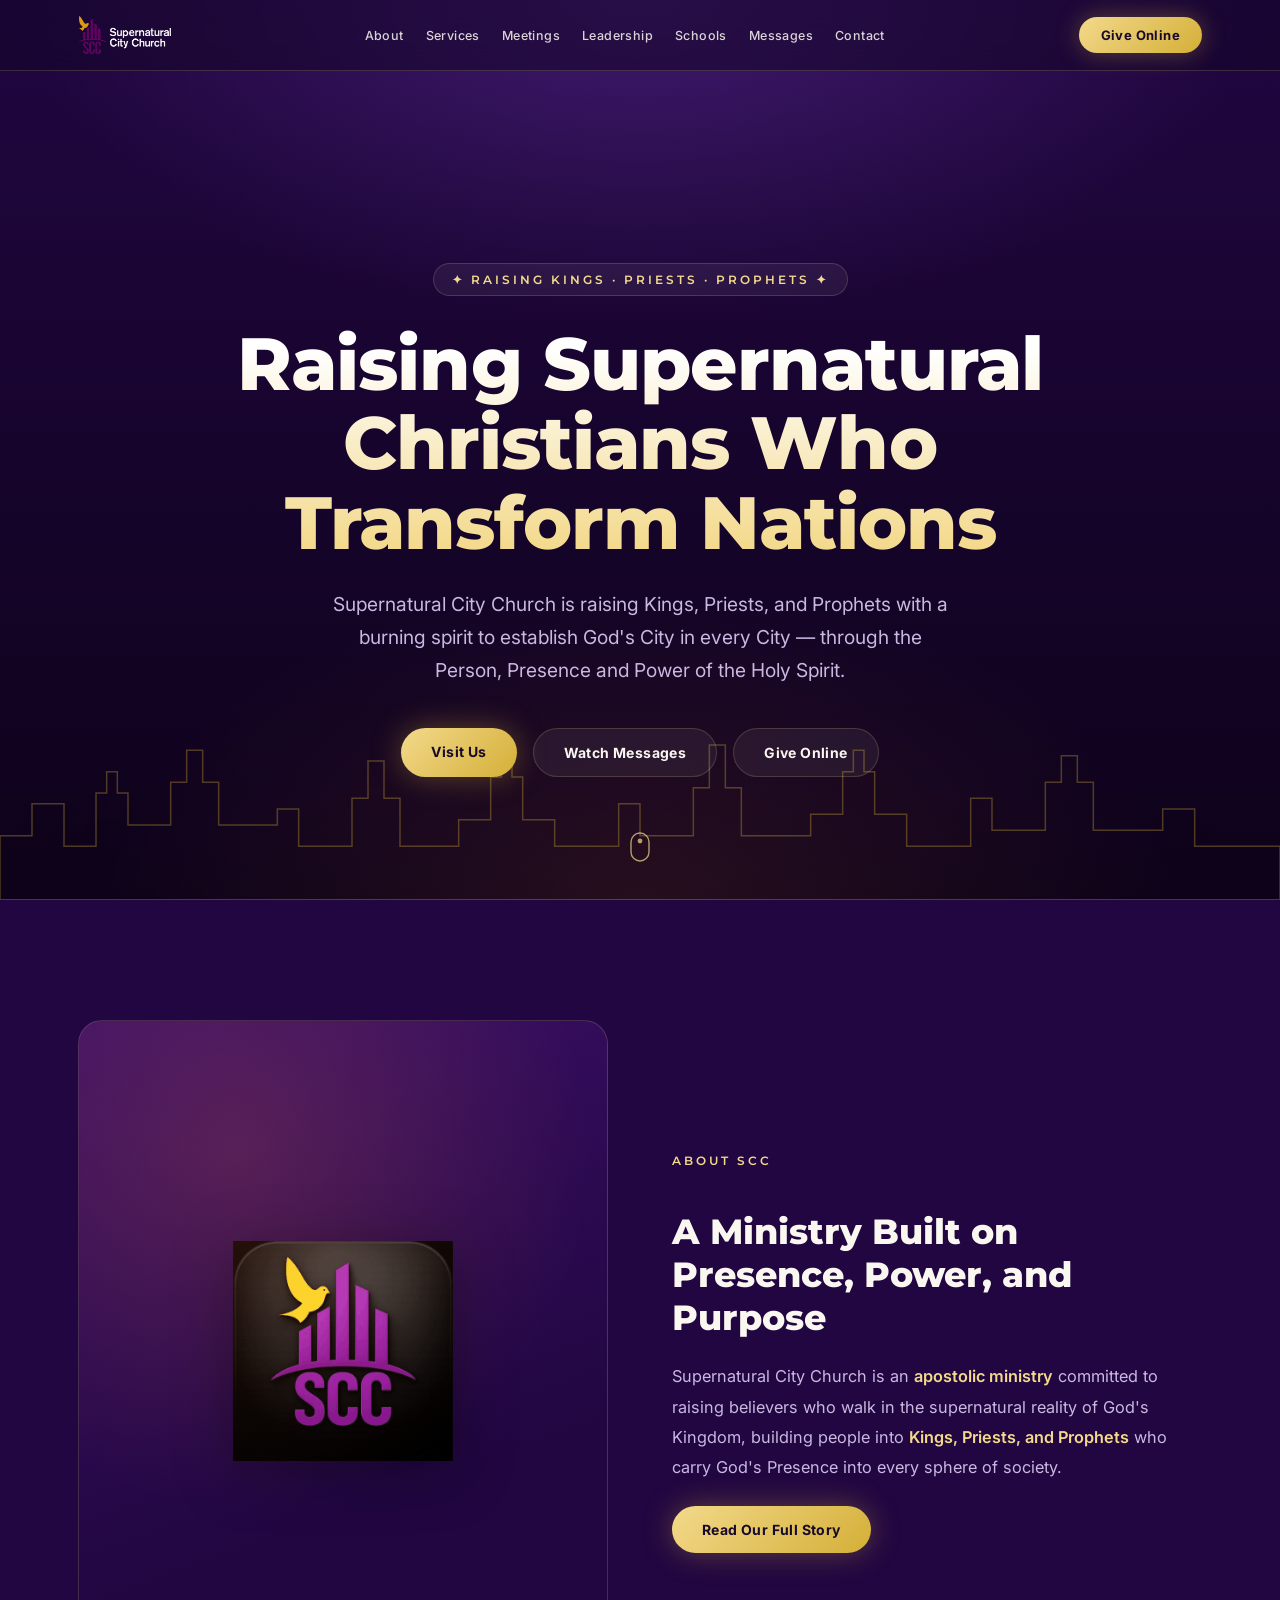
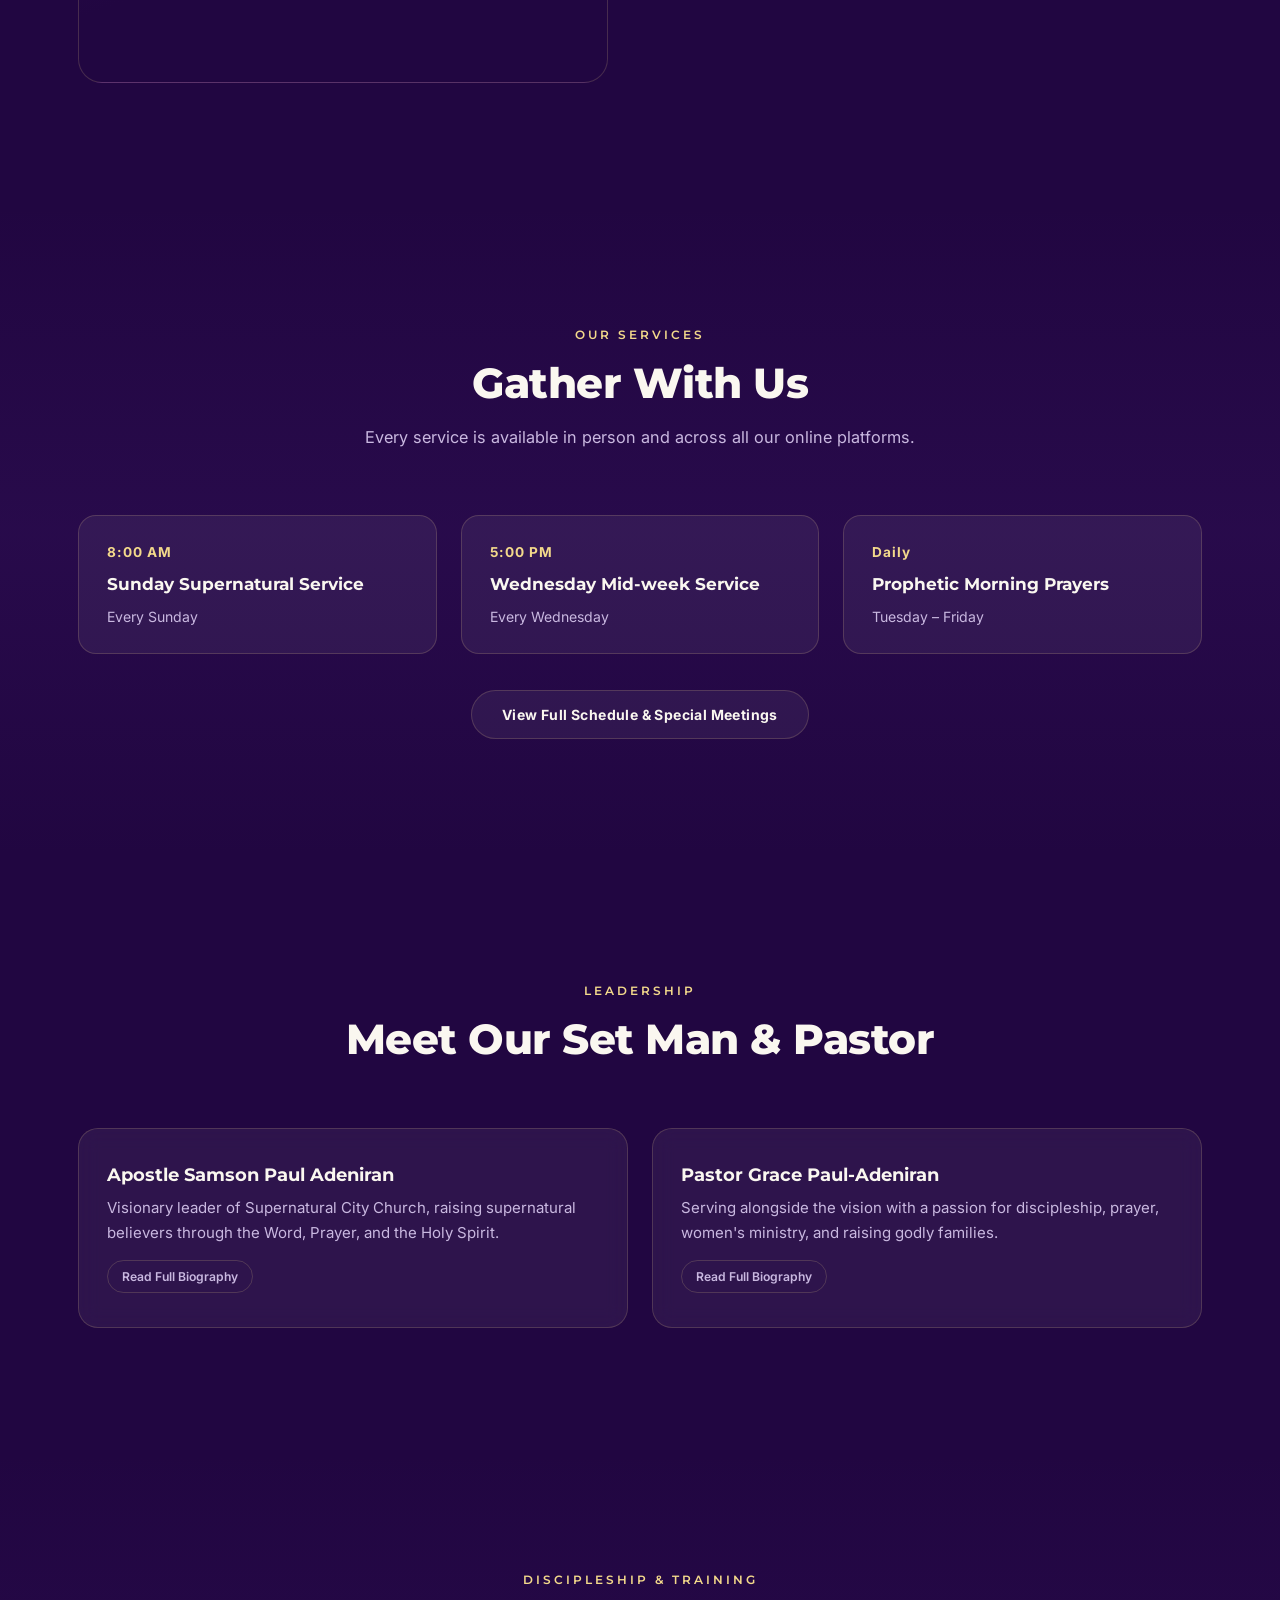
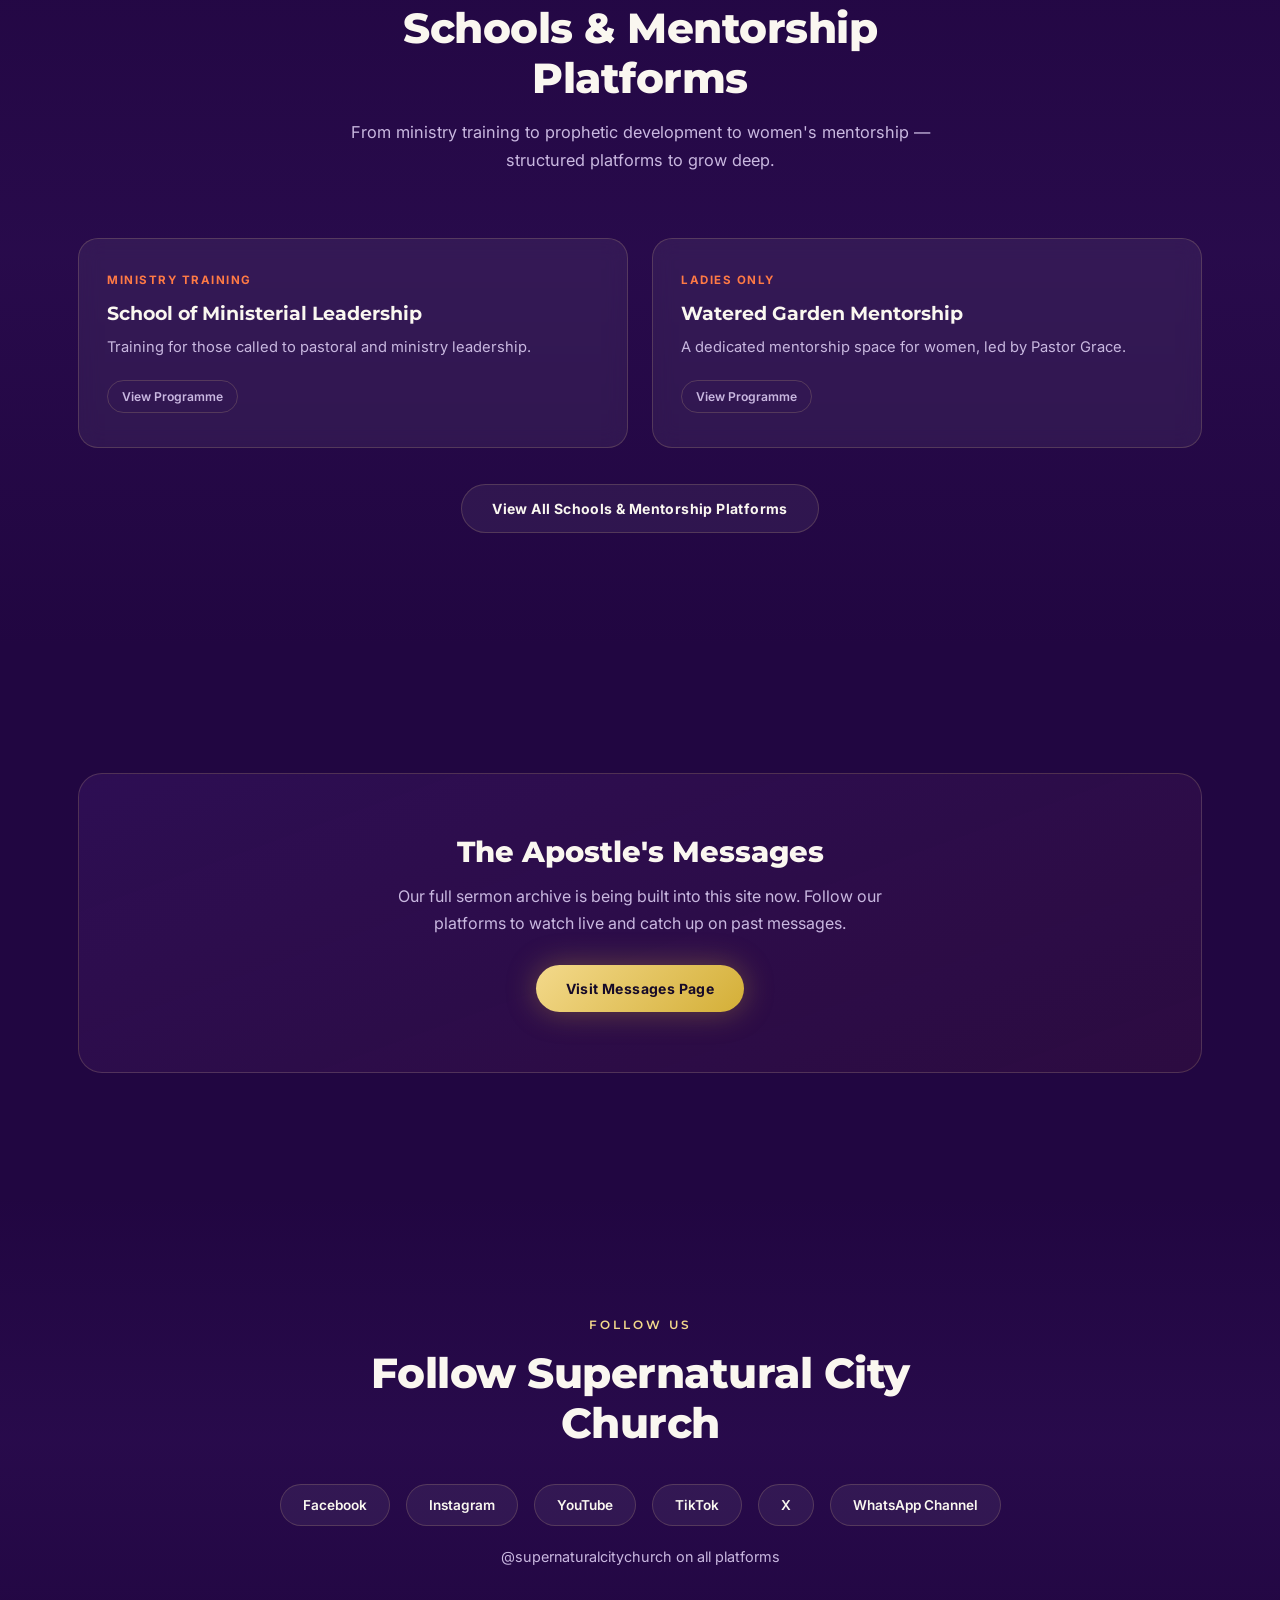
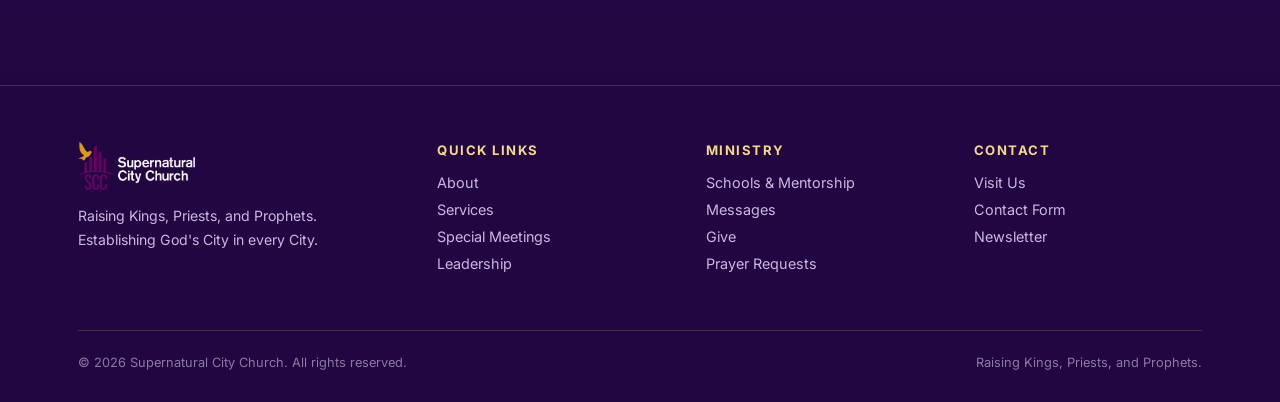
<file: index.html>
<!DOCTYPE html>
<html lang="en">
<head>
<meta charset="UTF-8">
<meta name="viewport" content="width=device-width, initial-scale=1.0">
<title>Supernatural City Church | Raising Kings, Priests, and Prophets</title>
<meta name="description" content="Supernatural City Church — raising supernatural Christians with a burning spirit to establish God's City in every city through the Person, Presence and Power of the Holy Spirit.">
<link rel="preconnect" href="https://fonts.googleapis.com">
<link rel="preconnect" href="https://fonts.gstatic.com" crossorigin>
<link href="https://fonts.googleapis.com/css2?family=Montserrat:wght@500;600;700;800;900&family=Inter:wght@400;500;600&display=swap" rel="stylesheet">
<link rel="stylesheet" href="assets/styles.css">
<link rel="icon" type="image/png" href="assets/images/favicon-32.png">
<link rel="apple-touch-icon" href="assets/images/apple-touch-icon.png">
</head>
<body>
<header>
  <nav>
    <a href="index.html" class="brand">
      <img src="assets/images/logo.png" alt="Supernatural City Church" class="logo-img">
    </a>
    <div class="nav-links">
      <a href="about.html">About</a>
      <a href="services.html">Services</a>
      <a href="special-meetings.html">Meetings</a>
      <a href="leadership.html">Leadership</a>
      <a href="schools.html">Schools</a>
      <a href="sermons.html">Messages</a>
      <a href="contact.html">Contact</a>
      <a href="give.html" class="nav-give-mobile">Give Online</a>
    </div>
    <a href="give.html" class="nav-cta">Give Online</a>
    <button class="burger" id="burgerBtn" aria-label="Open menu" aria-expanded="false">
      <span></span><span></span><span></span>
    </button>
  </nav>
</header>
<section class="hero">
  <div class="particles" id="particles"></div>
  <svg class="skyline" viewBox="0 0 1200 160" preserveAspectRatio="none" xmlns="http://www.w3.org/2000/svg">
    <g fill="none" stroke="#D4AF37" stroke-width="1.4" opacity="0.6">
      <path d="M0 160 L0 100 L30 100 L30 70 L60 70 L60 110 L90 110 L90 60 L100 60 L100 40 L110 40 L110 60 L120 60 L120 90 L160 90 L160 50 L175 50 L175 20 L190 20 L190 50 L205 50 L205 90 L260 90 L260 75 L280 75 L280 110 L330 110 L330 65 L345 65 L345 30 L360 30 L360 65 L375 65 L375 110 L430 110 L430 85 L460 85 L460 45 L470 45 L470 25 L480 25 L480 45 L490 45 L490 85 L520 85 L520 110 L580 110 L580 70 L600 70 L600 100 L650 100 L650 55 L665 55 L665 15 L680 15 L680 55 L695 55 L695 100 L760 100 L760 80 L790 80 L790 40 L800 40 L800 20 L810 20 L810 40 L820 40 L820 80 L850 80 L850 110 L910 110 L910 65 L930 65 L930 95 L980 95 L980 50 L995 50 L995 25 L1010 25 L1010 50 L1025 50 L1025 95 L1090 95 L1090 75 L1120 75 L1120 110 L1200 110 L1200 160 Z"/>
    </g>
  </svg>
  <div class="hero-inner">
    <div class="eyebrow">&#10022; RAISING KINGS &middot; PRIESTS &middot; PROPHETS &#10022;</div>
    <h1>Raising Supernatural Christians Who Transform Nations</h1>
    <p class="lead">Supernatural City Church is raising Kings, Priests, and Prophets with a burning spirit to establish God's City in every City &mdash; through the Person, Presence and Power of the Holy Spirit.</p>
    <div class="cta-row">
      <a href="contact.html" class="btn btn-primary">Visit Us</a>
      <a href="sermons.html" class="btn btn-ghost">Watch Messages</a>
      <a href="give.html" class="btn btn-ghost">Give Online</a>
    </div>
  </div>
  <div class="scroll-cue">
    <svg width="20" height="30" viewBox="0 0 20 30" fill="none"><rect x="1" y="1" width="18" height="28" rx="9" stroke="#F3D98B" stroke-width="1.4"/><circle cx="10" cy="9" r="2.4" fill="#F3D98B"/></svg>
  </div>
</section>

<section id="about">
  <div class="wrap about-grid">
    <div class="about-frame fade-up"><img src="assets/images/icon-512.png" alt="Supernatural City Church seal" class="icon-mark" loading="lazy" width="220" height="220" style="max-width:220px;"></div>
    <div class="about-copy fade-up">
      <div class="eyebrow" style="border:none;padding:0;background:none;">ABOUT SCC</div>
      <h2 style="font-size:2.2rem;font-weight:800;margin:14px 0 22px;">A Ministry Built on Presence, Power, and Purpose</h2>
      <p>Supernatural City Church is an <strong>apostolic ministry</strong> committed to raising believers who walk in the supernatural reality of God's Kingdom, building people into <strong>Kings, Priests, and Prophets</strong> who carry God's Presence into every sphere of society.</p>
      <a href="about.html" class="btn btn-primary" style="margin-top:6px;display:inline-block;">Read Our Full Story</a>
    </div>
  </div>
</section>

<section class="tint">
  <div class="wrap">
    <div class="section-head fade-up">
      <div class="eyebrow">OUR SERVICES</div>
      <h2>Gather With Us</h2>
      <p>Every service is available in person and across all our online platforms.</p>
    </div>
    <div class="grid-3 fade-up services-grid">
      <div class="service-card"><span class="time">8:00 AM</span><h3>Sunday Supernatural Service</h3><span class="cadence">Every Sunday</span></div>
      <div class="service-card"><span class="time">5:00 PM</span><h3>Wednesday Mid-week Service</h3><span class="cadence">Every Wednesday</span></div>
      <div class="service-card"><span class="time">Daily</span><h3>Prophetic Morning Prayers</h3><span class="cadence">Tuesday &ndash; Friday</span></div>
    </div>
    <div style="text-align:center;margin-top:36px;"><a href="services.html" class="btn btn-ghost">View Full Schedule &amp; Special Meetings</a></div>
  </div>
</section>

<section id="leadership">
  <div class="wrap">
    <div class="section-head fade-up">
      <div class="eyebrow">LEADERSHIP</div>
      <h2>Meet Our Set Man &amp; Pastor</h2>
    </div>
    <div class="grid-2 fade-up">
      <div class="card">
        <h3>Apostle Samson Paul Adeniran</h3>
        <p>Visionary leader of Supernatural City Church, raising supernatural believers through the Word, Prayer, and the Holy Spirit.</p>
        <a href="apostle-samson.html" class="mini-btn" style="margin-top:14px;display:inline-block;">Read Full Biography</a>
      </div>
      <div class="card">
        <h3>Pastor Grace Paul-Adeniran</h3>
        <p>Serving alongside the vision with a passion for discipleship, prayer, women's ministry, and raising godly families.</p>
        <a href="pastor-grace.html" class="mini-btn" style="margin-top:14px;display:inline-block;">Read Full Biography</a>
      </div>
    </div>
  </div>
</section>

<section class="tint">
  <div class="wrap">
    <div class="section-head fade-up">
      <div class="eyebrow">DISCIPLESHIP &amp; TRAINING</div>
      <h2>Schools &amp; Mentorship Platforms</h2>
      <p>From ministry training to prophetic development to women's mentorship — structured platforms to grow deep.</p>
    </div>
    <div class="grid-2 fade-up">
      <div class="card school-card"><span class="tag">MINISTRY TRAINING</span><h3>School of Ministerial Leadership</h3><p>Training for those called to pastoral and ministry leadership.</p><a href="school-ministerial-leadership.html" class="mini-btn">View Programme</a></div>
      <div class="card school-card"><span class="tag">LADIES ONLY</span><h3>Watered Garden Mentorship</h3><p>A dedicated mentorship space for women, led by Pastor Grace.</p><a href="school-watered-garden.html" class="mini-btn">View Programme</a></div>
    </div>
    <div style="text-align:center;margin-top:36px;"><a href="schools.html" class="btn btn-ghost">View All Schools &amp; Mentorship Platforms</a></div>
  </div>
</section>

<section id="sermons">
  <div class="wrap">
    <div class="sermon-teaser fade-up">
      <h2>The Apostle's Messages</h2>
      <p>Our full sermon archive is being built into this site now. Follow our platforms to watch live and catch up on past messages.</p>
      <a href="sermons.html" class="btn btn-primary">Visit Messages Page</a>
    </div>
  </div>
</section>

<section class="tint">
  <div class="wrap" style="text-align:center;">
    <div class="section-head fade-up" style="margin-bottom:36px;">
      <div class="eyebrow">FOLLOW US</div>
      <h2>Follow Supernatural City Church</h2>
    </div>
    <div class="social-row fade-up">
      <a class="social-pill" href="#">Facebook</a>
      <a class="social-pill" href="#">Instagram</a>
      <a class="social-pill" href="#">YouTube</a>
      <a class="social-pill" href="#">TikTok</a>
      <a class="social-pill" href="#">X</a>
      <a class="social-pill" href="#">WhatsApp Channel</a>
    </div>
    <p style="color:var(--muted);margin-top:22px;font-size:.9rem;">@supernaturalcitychurch on all platforms</p>
  </div>
</section>

<footer>
  <div class="wrap">
    <div class="footer-grid">
      <div class="footer-brand">
        <div class="brand">
          <img src="assets/images/logo.png" alt="Supernatural City Church" class="logo-img">
        </div>
        <p>Raising Kings, Priests, and Prophets. Establishing God's City in every City.</p>
      </div>
      <div class="footer-col"><h4>QUICK LINKS</h4>
        <a href="about.html">About</a><a href="services.html">Services</a><a href="special-meetings.html">Special Meetings</a><a href="leadership.html">Leadership</a>
      </div>
      <div class="footer-col"><h4>MINISTRY</h4>
        <a href="schools.html">Schools &amp; Mentorship</a><a href="sermons.html">Messages</a><a href="give.html">Give</a><a href="contact.html">Prayer Requests</a>
      </div>
      <div class="footer-col"><h4>CONTACT</h4>
        <a href="contact.html">Visit Us</a><a href="contact.html">Contact Form</a><a href="index.html#about">Newsletter</a>
      </div>
    </div>
    <div class="footer-bottom">
      <span>&copy; 2026 Supernatural City Church. All rights reserved.</span>
      <span>Raising Kings, Priests, and Prophets.</span>
    </div>
  </div>
</footer>
<script src="assets/script.js"></script>
</body>
</html>
</file>
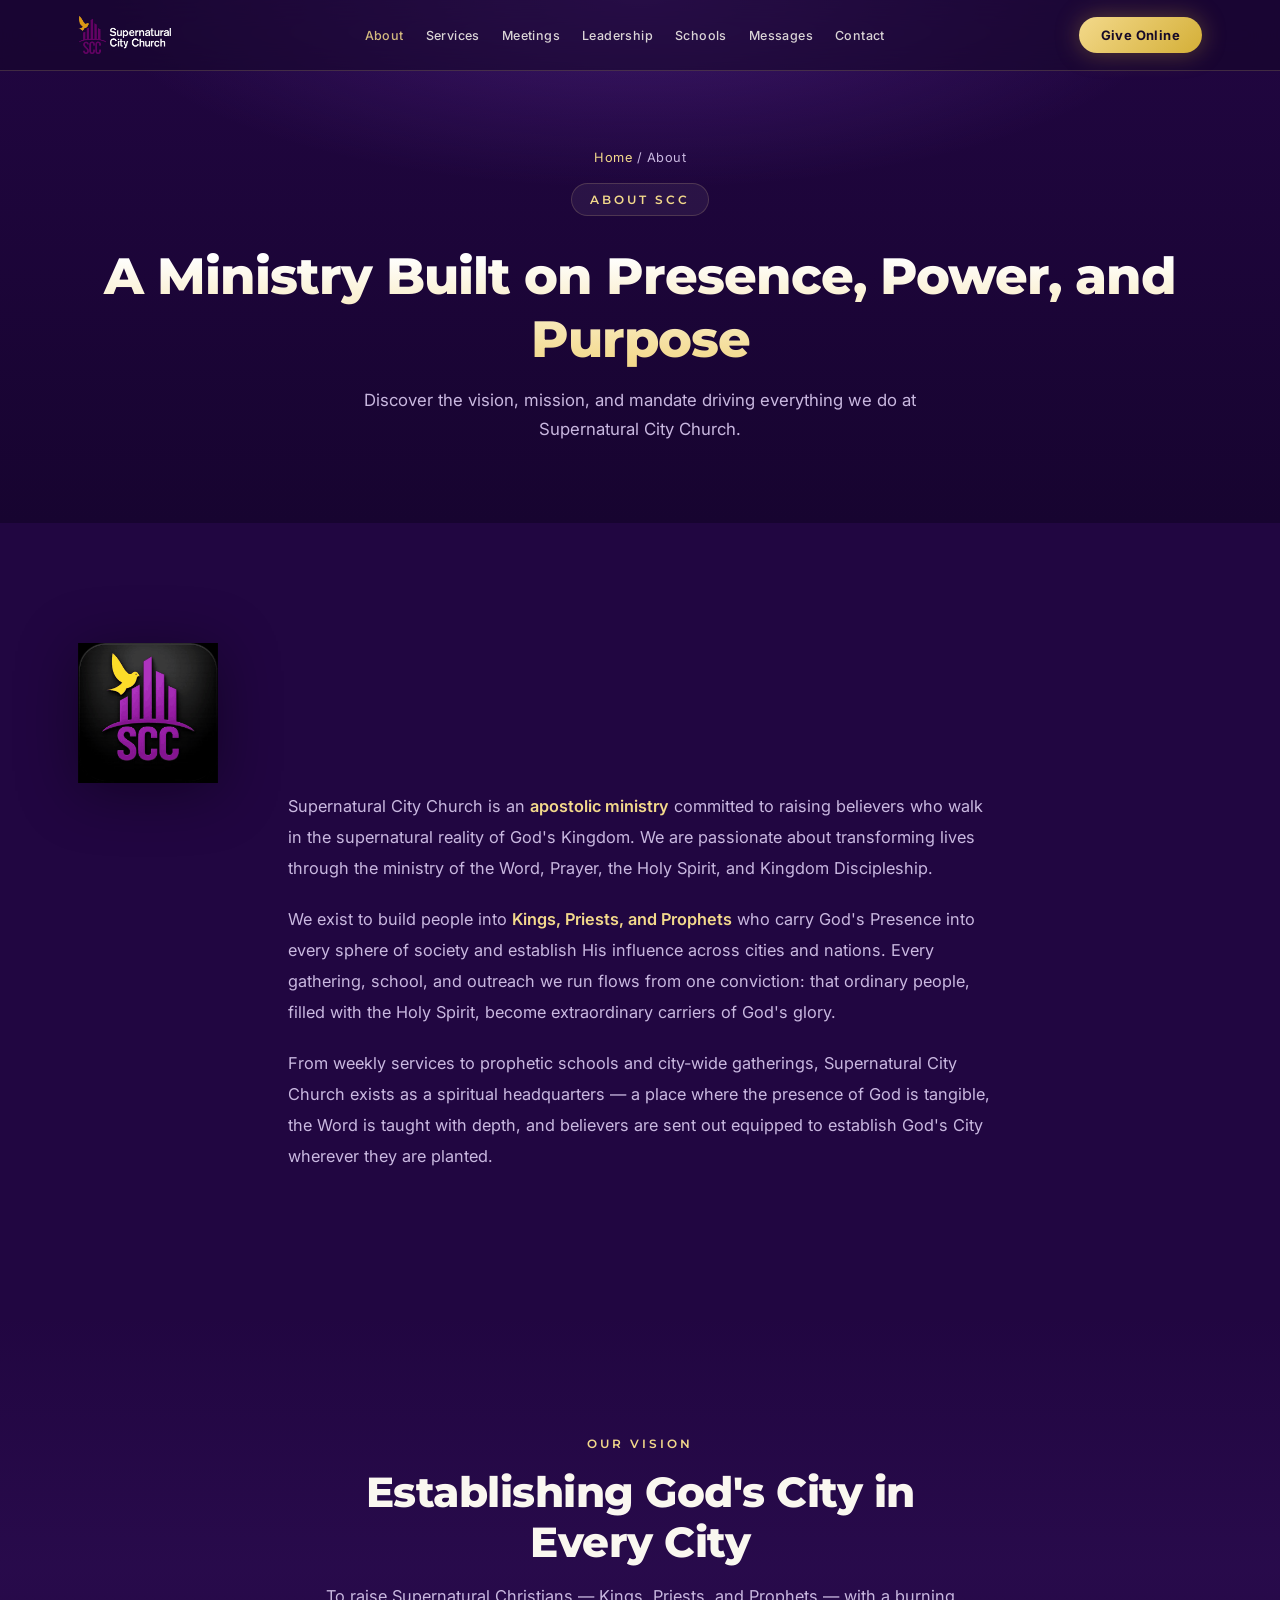
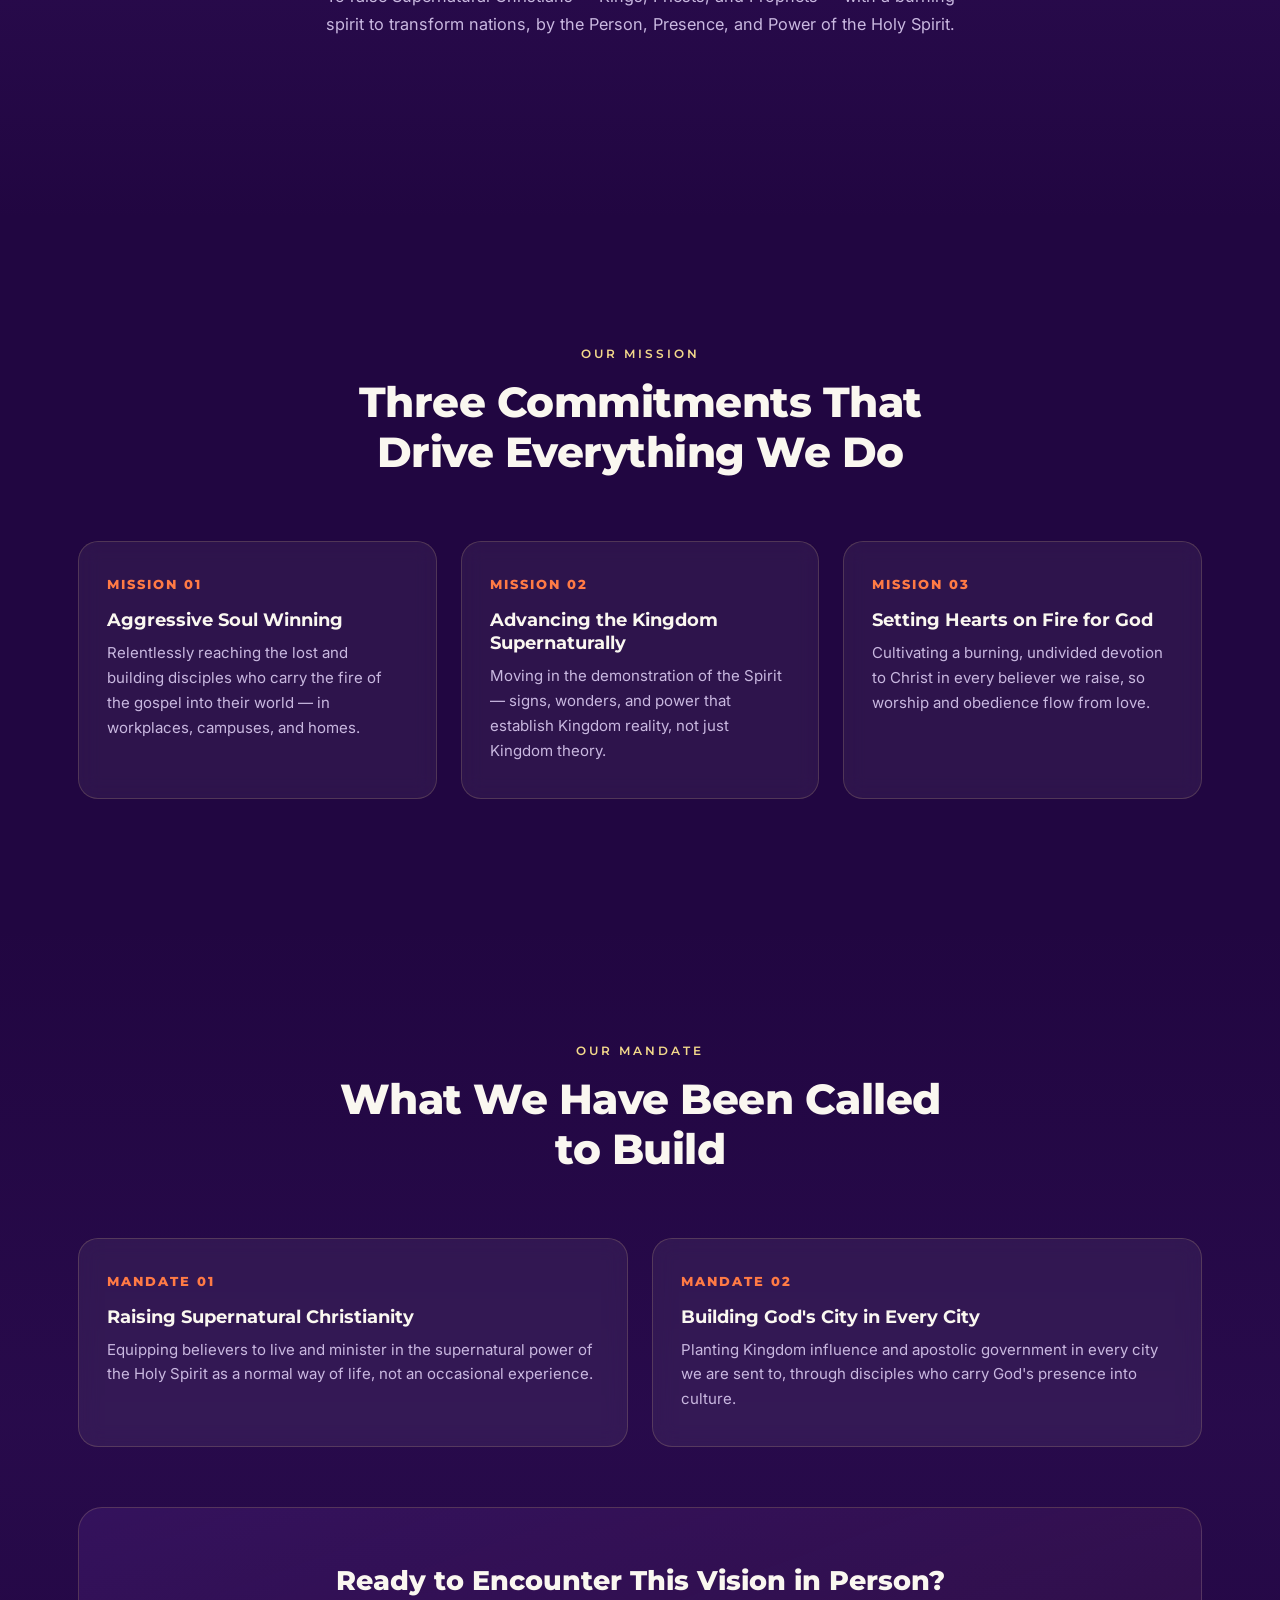
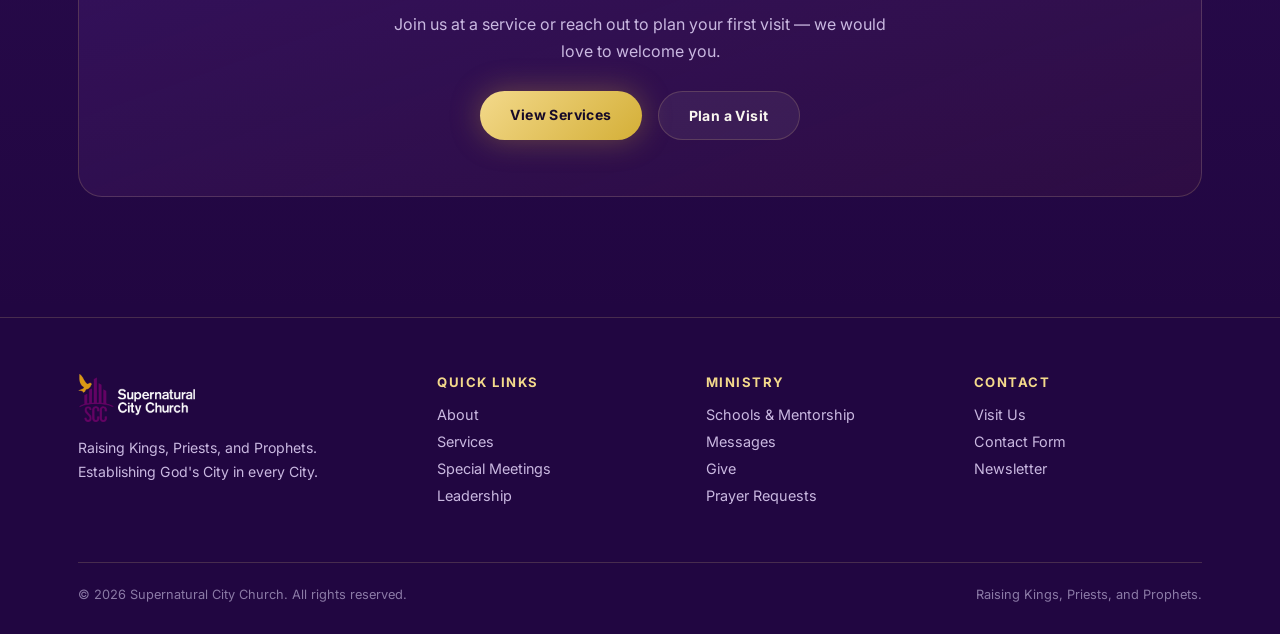
<file: about.html>
<!DOCTYPE html>
<html lang="en">
<head>
<meta charset="UTF-8">
<meta name="viewport" content="width=device-width, initial-scale=1.0">
<title>About Us | Supernatural City Church</title>
<meta name="description" content="Learn about Supernatural City Church's vision, mission, and mandate to raise Kings, Priests, and Prophets.">
<link rel="preconnect" href="https://fonts.googleapis.com">
<link rel="preconnect" href="https://fonts.gstatic.com" crossorigin>
<link href="https://fonts.googleapis.com/css2?family=Montserrat:wght@500;600;700;800;900&family=Inter:wght@400;500;600&display=swap" rel="stylesheet">
<link rel="stylesheet" href="assets/styles.css">
<link rel="icon" type="image/png" href="assets/images/favicon-32.png">
<link rel="apple-touch-icon" href="assets/images/apple-touch-icon.png">

</head>
<body>
<header>
  <nav>
    <a href="index.html" class="brand">
      <img src="assets/images/logo.png" alt="Supernatural City Church" class="logo-img">
    </a>
    <div class="nav-links">
      <a href="about.html" style="color:var(--gold-light);">About</a>
      <a href="services.html">Services</a>
      <a href="special-meetings.html">Meetings</a>
      <a href="leadership.html">Leadership</a>
      <a href="schools.html">Schools</a>
      <a href="sermons.html">Messages</a>
      <a href="contact.html">Contact</a>
      <a href="give.html" class="nav-give-mobile">Give Online</a>
    </div>
    <a href="give.html" class="nav-cta">Give Online</a>
    <button class="burger" id="burgerBtn" aria-label="Open menu" aria-expanded="false">
      <span></span><span></span><span></span>
    </button>
  </nav>
</header>
<section class="page-banner">
  <div class="breadcrumb"><a href="index.html">Home</a> / About</div>
  <div class="eyebrow" style="display:inline-flex;">ABOUT SCC</div>
  <h1>A Ministry Built on Presence, Power, and Purpose</h1>
  <p class="lead">Discover the vision, mission, and mandate driving everything we do at Supernatural City Church.</p>
</section>

<section id="about">
  <div class="wrap fade-up" style="text-align:center;margin-bottom:8px;">
    <img src="assets/images/icon-512.png" alt="Supernatural City Church seal" class="icon-mark" loading="lazy" width="140" height="140" style="max-width:140px;">
  </div>
  <div class="wrap prose fade-up">
    <p>Supernatural City Church is an <strong>apostolic ministry</strong> committed to raising believers who walk in the supernatural reality of God's Kingdom. We are passionate about transforming lives through the ministry of the Word, Prayer, the Holy Spirit, and Kingdom Discipleship.</p>
    <p>We exist to build people into <strong>Kings, Priests, and Prophets</strong> who carry God's Presence into every sphere of society and establish His influence across cities and nations. Every gathering, school, and outreach we run flows from one conviction: that ordinary people, filled with the Holy Spirit, become extraordinary carriers of God's glory.</p>
    <p>From weekly services to prophetic schools and city-wide gatherings, Supernatural City Church exists as a spiritual headquarters — a place where the presence of God is tangible, the Word is taught with depth, and believers are sent out equipped to establish God's City wherever they are planted.</p>
  </div>
</section>

<section class="tint" id="vision">
  <div class="wrap">
    <div class="section-head fade-up">
      <div class="eyebrow">OUR VISION</div>
      <h2>Establishing God's City in Every City</h2>
      <p>To raise Supernatural Christians — Kings, Priests, and Prophets — with a burning spirit to transform nations, by the Person, Presence, and Power of the Holy Spirit.</p>
    </div>
  </div>
</section>

<section id="mission">
  <div class="wrap">
    <div class="section-head fade-up">
      <div class="eyebrow">OUR MISSION</div>
      <h2>Three Commitments That Drive Everything We Do</h2>
    </div>
    <div class="grid-3 fade-up">
      <div class="card"><span class="num">MISSION 01</span><h3>Aggressive Soul Winning</h3><p>Relentlessly reaching the lost and building disciples who carry the fire of the gospel into their world — in workplaces, campuses, and homes.</p></div>
      <div class="card"><span class="num">MISSION 02</span><h3>Advancing the Kingdom Supernaturally</h3><p>Moving in the demonstration of the Spirit — signs, wonders, and power that establish Kingdom reality, not just Kingdom theory.</p></div>
      <div class="card"><span class="num">MISSION 03</span><h3>Setting Hearts on Fire for God</h3><p>Cultivating a burning, undivided devotion to Christ in every believer we raise, so worship and obedience flow from love.</p></div>
    </div>
  </div>
</section>

<section class="tint">
  <div class="wrap">
    <div class="section-head fade-up">
      <div class="eyebrow">OUR MANDATE</div>
      <h2>What We Have Been Called to Build</h2>
    </div>
    <div class="grid-2 fade-up">
      <div class="card"><span class="num">MANDATE 01</span><h3>Raising Supernatural Christianity</h3><p>Equipping believers to live and minister in the supernatural power of the Holy Spirit as a normal way of life, not an occasional experience.</p></div>
      <div class="card"><span class="num">MANDATE 02</span><h3>Building God's City in Every City</h3><p>Planting Kingdom influence and apostolic government in every city we are sent to, through disciples who carry God's presence into culture.</p></div>
    </div>
    <div class="cta-band fade-up" style="margin-top:60px;">
      <h2>Ready to Encounter This Vision in Person?</h2>
      <p>Join us at a service or reach out to plan your first visit — we would love to welcome you.</p>
      <div class="cta-row"><a href="services.html" class="btn btn-primary">View Services</a><a href="contact.html" class="btn btn-ghost">Plan a Visit</a></div>
    </div>
  </div>
</section>

<footer>
  <div class="wrap">
    <div class="footer-grid">
      <div class="footer-brand">
        <div class="brand">
          <img src="assets/images/logo.png" alt="Supernatural City Church" class="logo-img">
        </div>
        <p>Raising Kings, Priests, and Prophets. Establishing God's City in every City.</p>
      </div>
      <div class="footer-col"><h4>QUICK LINKS</h4>
        <a href="about.html">About</a><a href="services.html">Services</a><a href="special-meetings.html">Special Meetings</a><a href="leadership.html">Leadership</a>
      </div>
      <div class="footer-col"><h4>MINISTRY</h4>
        <a href="schools.html">Schools &amp; Mentorship</a><a href="sermons.html">Messages</a><a href="give.html">Give</a><a href="contact.html">Prayer Requests</a>
      </div>
      <div class="footer-col"><h4>CONTACT</h4>
        <a href="contact.html">Visit Us</a><a href="contact.html">Contact Form</a><a href="index.html#about">Newsletter</a>
      </div>
    </div>
    <div class="footer-bottom">
      <span>&copy; 2026 Supernatural City Church. All rights reserved.</span>
      <span>Raising Kings, Priests, and Prophets.</span>
    </div>
  </div>
</footer>
<script src="assets/script.js"></script>
</body>
</html>
</file>
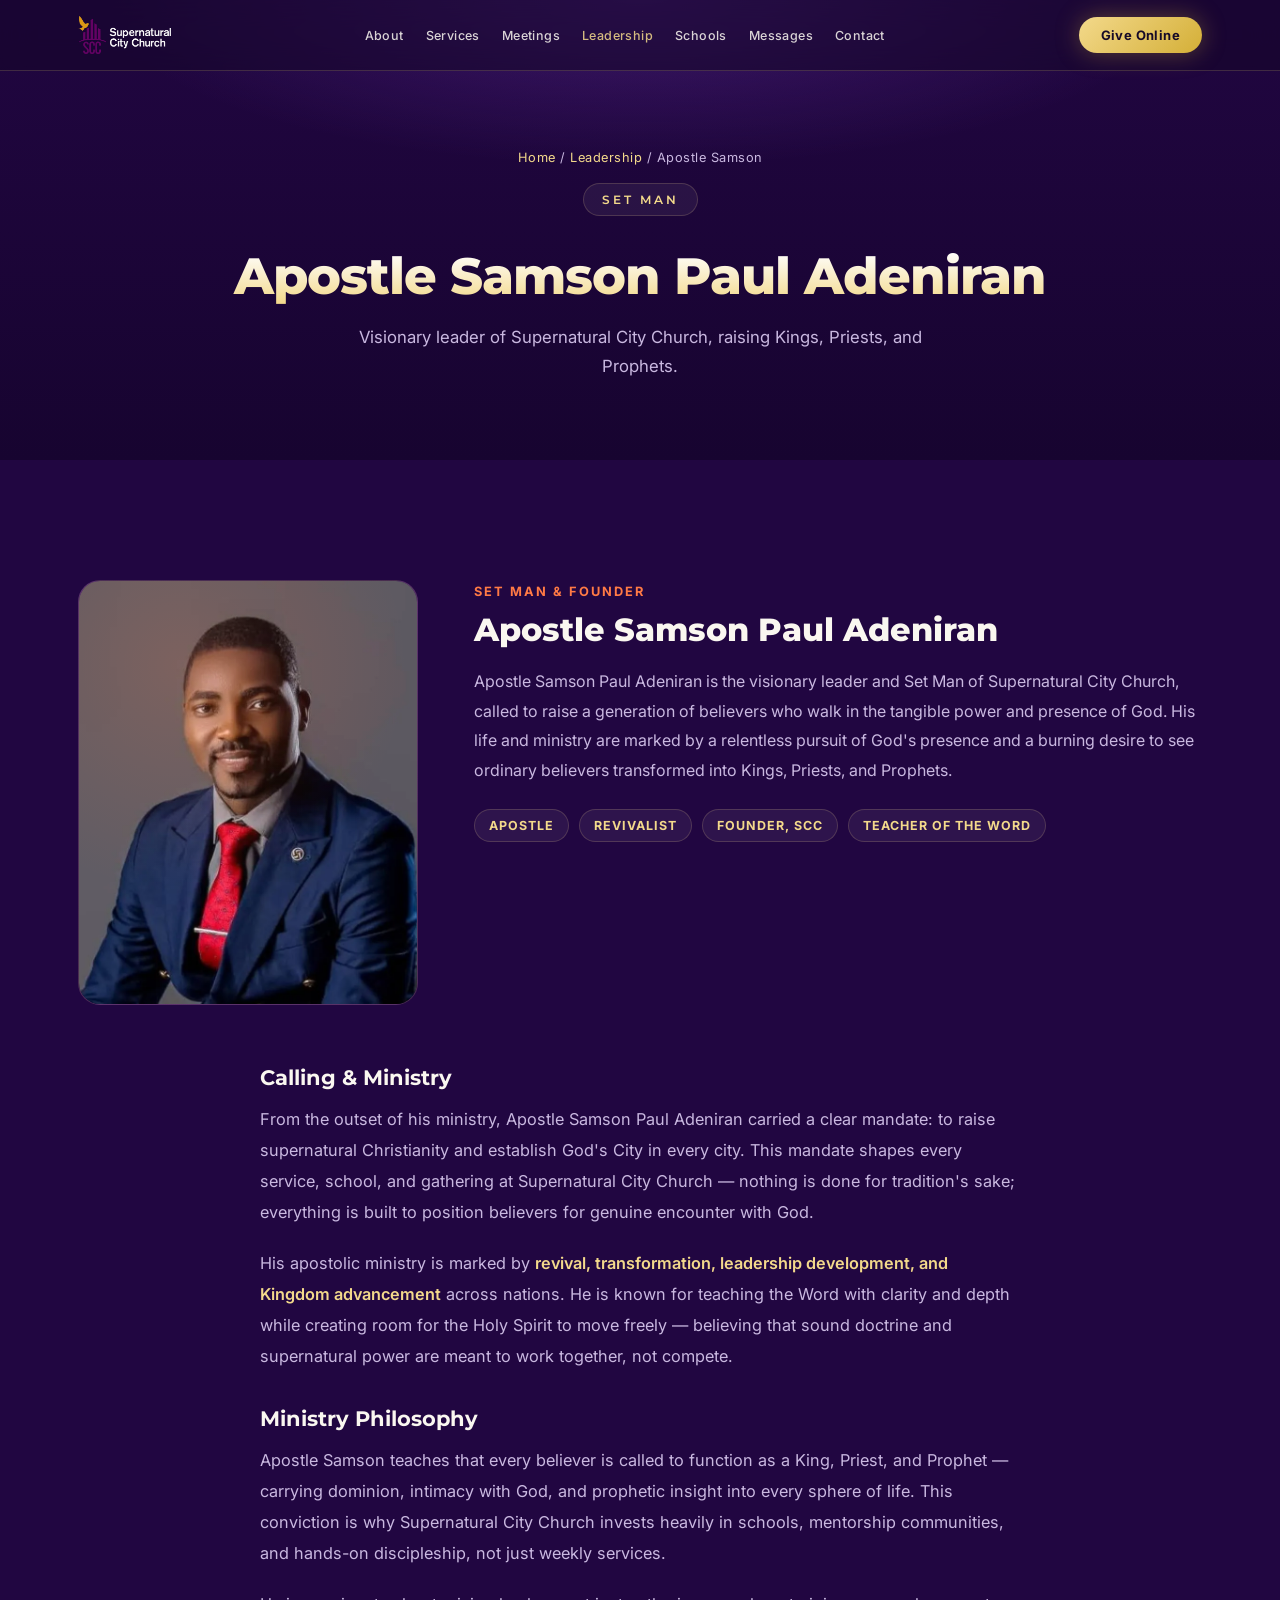
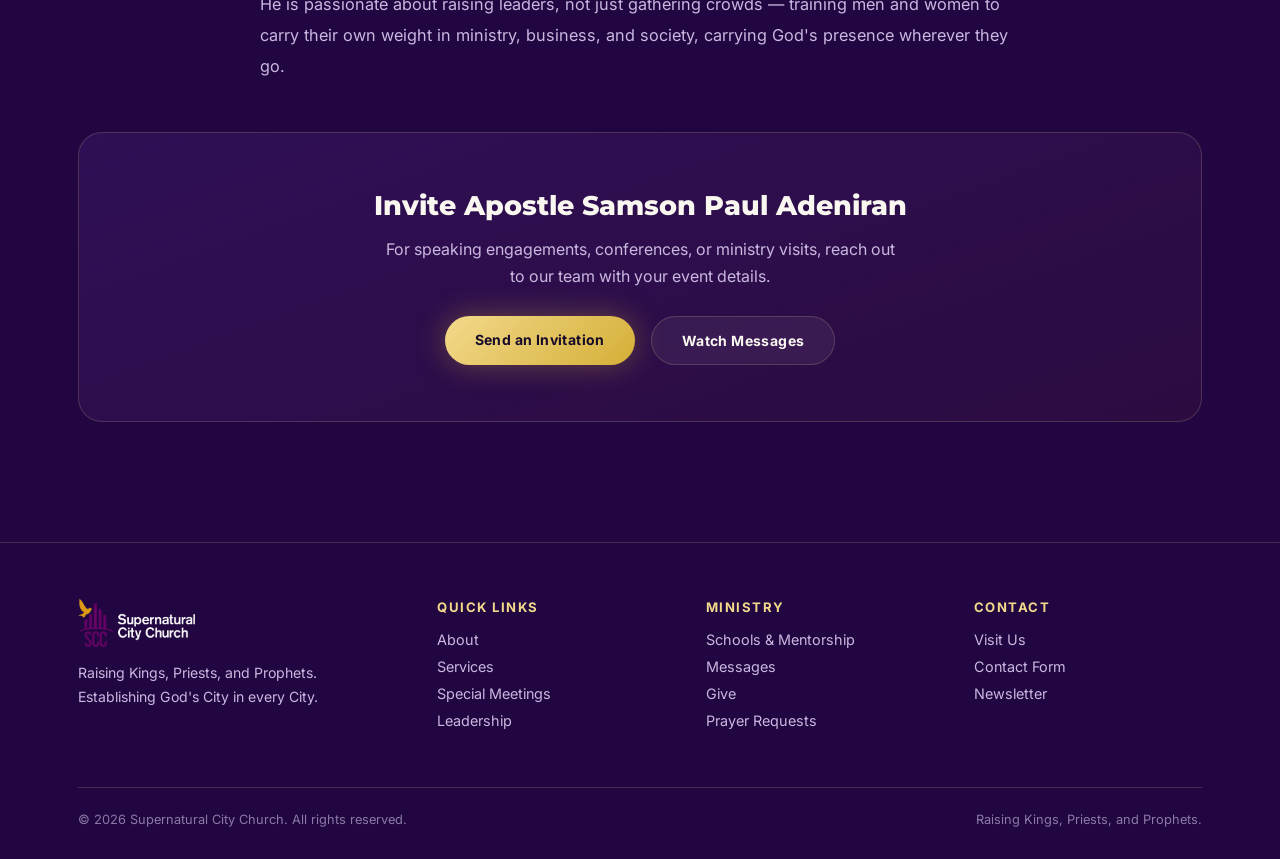
<file: apostle-samson.html>
<!DOCTYPE html>
<html lang="en">
<head>
<meta charset="UTF-8">
<meta name="viewport" content="width=device-width, initial-scale=1.0">
<title>Apostle Samson Paul Adeniran | Supernatural City Church</title>
<meta name="description" content="Full biography of Apostle Samson Paul Adeniran, Set Man and Founder of Supernatural City Church.">
<link rel="preconnect" href="https://fonts.googleapis.com">
<link rel="preconnect" href="https://fonts.gstatic.com" crossorigin>
<link href="https://fonts.googleapis.com/css2?family=Montserrat:wght@500;600;700;800;900&family=Inter:wght@400;500;600&display=swap" rel="stylesheet">
<link rel="stylesheet" href="assets/styles.css">
<link rel="icon" type="image/png" href="assets/images/favicon-32.png">
<link rel="apple-touch-icon" href="assets/images/apple-touch-icon.png">

</head>
<body>
<header>
  <nav>
    <a href="index.html" class="brand">
      <img src="assets/images/logo.png" alt="Supernatural City Church" class="logo-img">
    </a>
    <div class="nav-links">
      <a href="about.html">About</a>
      <a href="services.html">Services</a>
      <a href="special-meetings.html">Meetings</a>
      <a href="leadership.html" style="color:var(--gold-light);">Leadership</a>
      <a href="schools.html">Schools</a>
      <a href="sermons.html">Messages</a>
      <a href="contact.html">Contact</a>
      <a href="give.html" class="nav-give-mobile">Give Online</a>
    </div>
    <a href="give.html" class="nav-cta">Give Online</a>
    <button class="burger" id="burgerBtn" aria-label="Open menu" aria-expanded="false">
      <span></span><span></span><span></span>
    </button>
  </nav>
</header>
<section class="page-banner">
  <div class="breadcrumb"><a href="index.html">Home</a> / <a href="leadership.html">Leadership</a> / Apostle Samson</div>
  <div class="eyebrow" style="display:inline-flex;">SET MAN</div>
  <h1>Apostle Samson Paul Adeniran</h1>
  <p class="lead">Visionary leader of Supernatural City Church, raising Kings, Priests, and Prophets.</p>
</section>

<section>
  <div class="wrap">
    <div class="bio-hero fade-up">
      <div class="bio-photo"><picture>
      <source srcset="assets/images/apostle-samson.webp" type="image/webp">
      <img src="assets/images/apostle-samson.jpg" alt="Apostle Samson Paul Adeniran" loading="lazy" width="720" height="900">
    </picture></div>
      <div>
        <span class="role" style="color:var(--orange-glow);font-weight:700;font-size:.8rem;letter-spacing:2px;">SET MAN &amp; FOUNDER</span>
        <h1 style="font-size:2rem;font-weight:800;margin:10px 0 18px;">Apostle Samson Paul Adeniran</h1>
        <p style="color:var(--muted);line-height:1.85;">Apostle Samson Paul Adeniran is the visionary leader and Set Man of Supernatural City Church, called to raise a generation of believers who walk in the tangible power and presence of God. His life and ministry are marked by a relentless pursuit of God's presence and a burning desire to see ordinary believers transformed into Kings, Priests, and Prophets.</p>
        <div class="bio-meta">
          <span>APOSTLE</span><span>REVIVALIST</span><span>FOUNDER, SCC</span><span>TEACHER OF THE WORD</span>
        </div>
      </div>
    </div>

    <div class="prose fade-up" style="margin-top:60px;">
      <h3>Calling &amp; Ministry</h3>
      <p>From the outset of his ministry, Apostle Samson Paul Adeniran carried a clear mandate: to raise supernatural Christianity and establish God's City in every city. This mandate shapes every service, school, and gathering at Supernatural City Church — nothing is done for tradition's sake; everything is built to position believers for genuine encounter with God.</p>
      <p>His apostolic ministry is marked by <strong>revival, transformation, leadership development, and Kingdom advancement</strong> across nations. He is known for teaching the Word with clarity and depth while creating room for the Holy Spirit to move freely — believing that sound doctrine and supernatural power are meant to work together, not compete.</p>
      <h3>Ministry Philosophy</h3>
      <p>Apostle Samson teaches that every believer is called to function as a King, Priest, and Prophet — carrying dominion, intimacy with God, and prophetic insight into every sphere of life. This conviction is why Supernatural City Church invests heavily in schools, mentorship communities, and hands-on discipleship, not just weekly services.</p>
      <p>He is passionate about raising leaders, not just gathering crowds — training men and women to carry their own weight in ministry, business, and society, carrying God's presence wherever they go.</p>
    </div>

    <div class="cta-band fade-up" style="margin-top:50px;">
      <h2>Invite Apostle Samson Paul Adeniran</h2>
      <p>For speaking engagements, conferences, or ministry visits, reach out to our team with your event details.</p>
      <div class="cta-row"><a href="contact.html" class="btn btn-primary">Send an Invitation</a><a href="sermons.html" class="btn btn-ghost">Watch Messages</a></div>
    </div>
  </div>
</section>

<footer>
  <div class="wrap">
    <div class="footer-grid">
      <div class="footer-brand">
        <div class="brand">
          <img src="assets/images/logo.png" alt="Supernatural City Church" class="logo-img">
        </div>
        <p>Raising Kings, Priests, and Prophets. Establishing God's City in every City.</p>
      </div>
      <div class="footer-col"><h4>QUICK LINKS</h4>
        <a href="about.html">About</a><a href="services.html">Services</a><a href="special-meetings.html">Special Meetings</a><a href="leadership.html">Leadership</a>
      </div>
      <div class="footer-col"><h4>MINISTRY</h4>
        <a href="schools.html">Schools &amp; Mentorship</a><a href="sermons.html">Messages</a><a href="give.html">Give</a><a href="contact.html">Prayer Requests</a>
      </div>
      <div class="footer-col"><h4>CONTACT</h4>
        <a href="contact.html">Visit Us</a><a href="contact.html">Contact Form</a><a href="index.html#about">Newsletter</a>
      </div>
    </div>
    <div class="footer-bottom">
      <span>&copy; 2026 Supernatural City Church. All rights reserved.</span>
      <span>Raising Kings, Priests, and Prophets.</span>
    </div>
  </div>
</footer>
<script src="assets/script.js"></script>
</body>
</html>
</file>
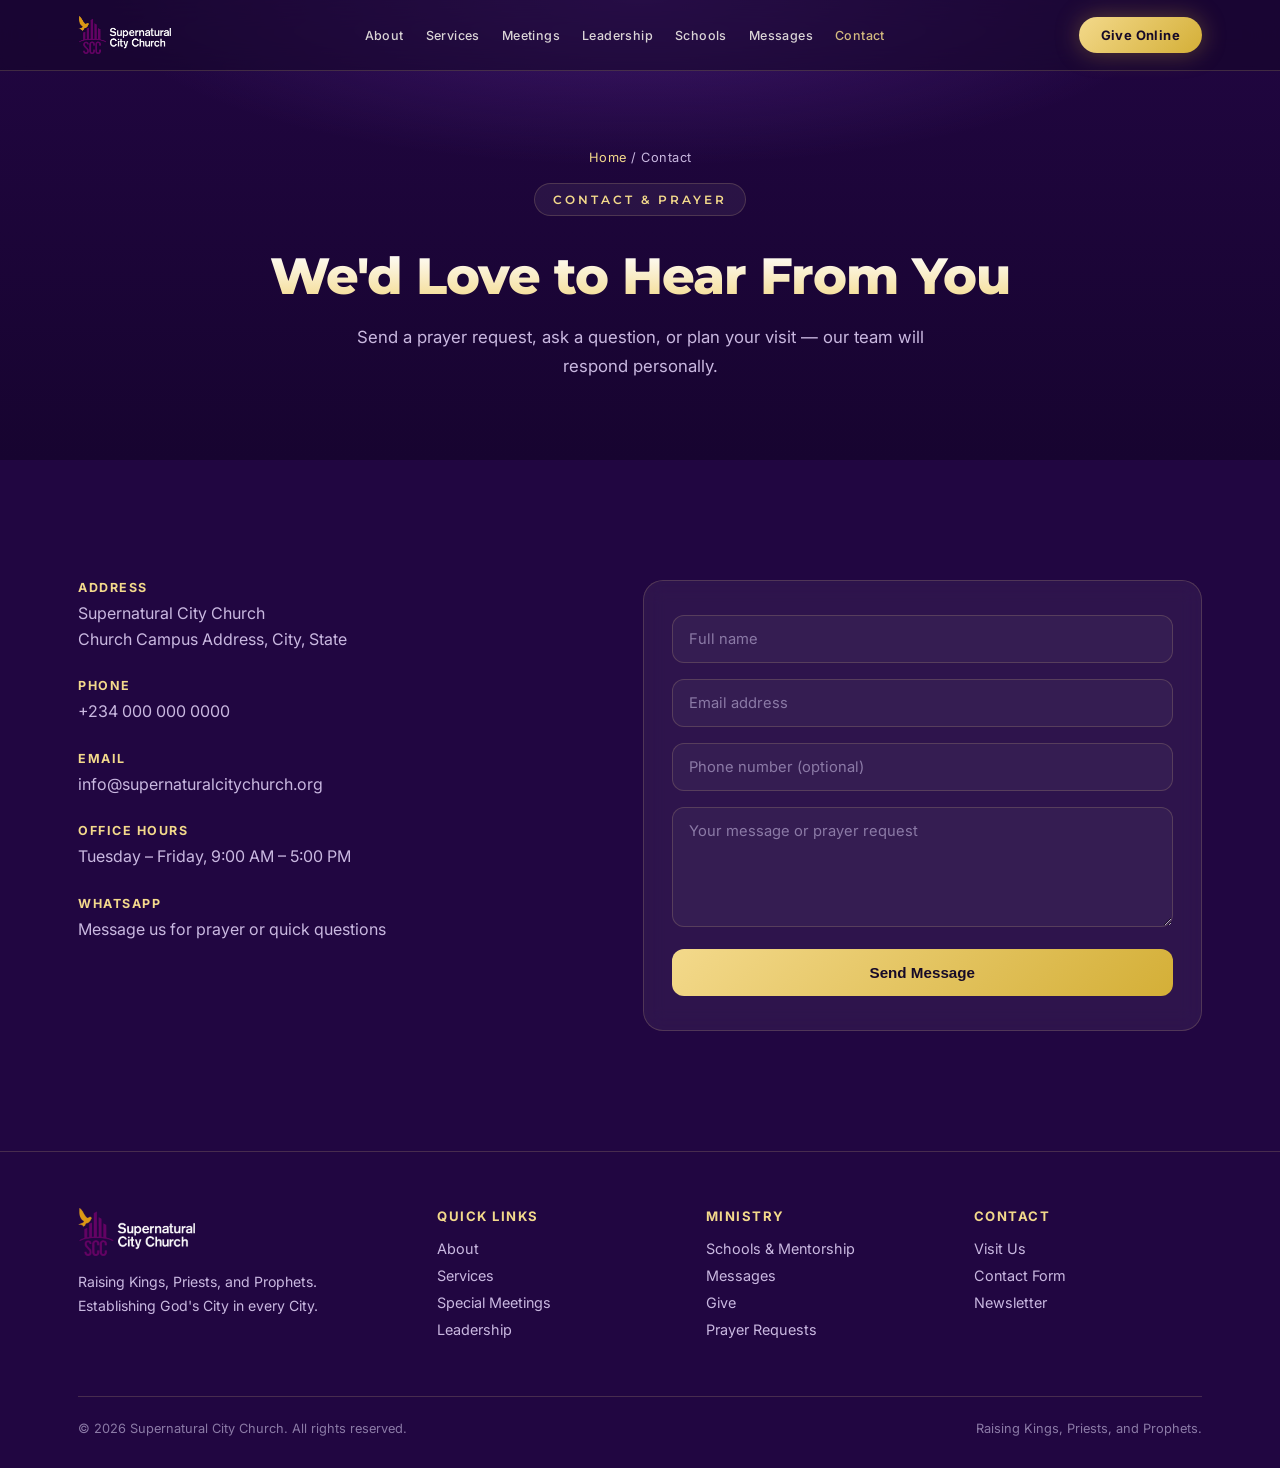
<file: contact.html>
<!DOCTYPE html>
<html lang="en">
<head>
<meta charset="UTF-8">
<meta name="viewport" content="width=device-width, initial-scale=1.0">
<title>Contact | Supernatural City Church</title>
<meta name="description" content="Contact Supernatural City Church — send a prayer request, plan your visit, or reach our office.">
<link rel="preconnect" href="https://fonts.googleapis.com">
<link rel="preconnect" href="https://fonts.gstatic.com" crossorigin>
<link href="https://fonts.googleapis.com/css2?family=Montserrat:wght@500;600;700;800;900&family=Inter:wght@400;500;600&display=swap" rel="stylesheet">
<link rel="stylesheet" href="assets/styles.css">
<link rel="icon" type="image/png" href="assets/images/favicon-32.png">
<link rel="apple-touch-icon" href="assets/images/apple-touch-icon.png">

</head>
<body>
<header>
  <nav>
    <a href="index.html" class="brand">
      <img src="assets/images/logo.png" alt="Supernatural City Church" class="logo-img">
    </a>
    <div class="nav-links">
      <a href="about.html">About</a>
      <a href="services.html">Services</a>
      <a href="special-meetings.html">Meetings</a>
      <a href="leadership.html">Leadership</a>
      <a href="schools.html">Schools</a>
      <a href="sermons.html">Messages</a>
      <a href="contact.html" style="color:var(--gold-light);">Contact</a>
      <a href="give.html" class="nav-give-mobile">Give Online</a>
    </div>
    <a href="give.html" class="nav-cta">Give Online</a>
    <button class="burger" id="burgerBtn" aria-label="Open menu" aria-expanded="false">
      <span></span><span></span><span></span>
    </button>
  </nav>
</header>
<section class="page-banner">
  <div class="breadcrumb"><a href="index.html">Home</a> / Contact</div>
  <div class="eyebrow" style="display:inline-flex;">CONTACT &amp; PRAYER</div>
  <h1>We'd Love to Hear From You</h1>
  <p class="lead">Send a prayer request, ask a question, or plan your visit — our team will respond personally.</p>
</section>

<section>
  <div class="wrap contact-grid">
    <div class="contact-info fade-up">
      <div class="item"><span class="label">ADDRESS</span><span class="val">Supernatural City Church<br>Church Campus Address, City, State</span></div>
      <div class="item"><span class="label">PHONE</span><span class="val">+234 000 000 0000</span></div>
      <div class="item"><span class="label">EMAIL</span><span class="val">info@supernaturalcitychurch.org</span></div>
      <div class="item"><span class="label">OFFICE HOURS</span><span class="val">Tuesday – Friday, 9:00 AM – 5:00 PM</span></div>
      <div class="item"><span class="label">WHATSAPP</span><span class="val">Message us for prayer or quick questions</span></div>
    </div>
    <form class="card fade-up" name="contact" method="POST" data-netlify="true" netlify-honeypot="bot-field">
      <input type="hidden" name="form-name" value="contact">
      <input class="hp" type="text" name="bot-field" tabindex="-1" autocomplete="off">
      <input type="text" name="name" placeholder="Full name" required>
      <input type="email" name="email" placeholder="Email address" required>
      <input type="tel" name="phone" placeholder="Phone number (optional)">
      <textarea name="message" placeholder="Your message or prayer request" required></textarea>
      <button type="submit">Send Message</button>
    </form>
  </div>
</section>

<footer>
  <div class="wrap">
    <div class="footer-grid">
      <div class="footer-brand">
        <div class="brand">
          <img src="assets/images/logo.png" alt="Supernatural City Church" class="logo-img">
        </div>
        <p>Raising Kings, Priests, and Prophets. Establishing God's City in every City.</p>
      </div>
      <div class="footer-col"><h4>QUICK LINKS</h4>
        <a href="about.html">About</a><a href="services.html">Services</a><a href="special-meetings.html">Special Meetings</a><a href="leadership.html">Leadership</a>
      </div>
      <div class="footer-col"><h4>MINISTRY</h4>
        <a href="schools.html">Schools &amp; Mentorship</a><a href="sermons.html">Messages</a><a href="give.html">Give</a><a href="contact.html">Prayer Requests</a>
      </div>
      <div class="footer-col"><h4>CONTACT</h4>
        <a href="contact.html">Visit Us</a><a href="contact.html">Contact Form</a><a href="index.html#about">Newsletter</a>
      </div>
    </div>
    <div class="footer-bottom">
      <span>&copy; 2026 Supernatural City Church. All rights reserved.</span>
      <span>Raising Kings, Priests, and Prophets.</span>
    </div>
  </div>
</footer>
<script src="assets/script.js"></script>
</body>
</html>
</file>
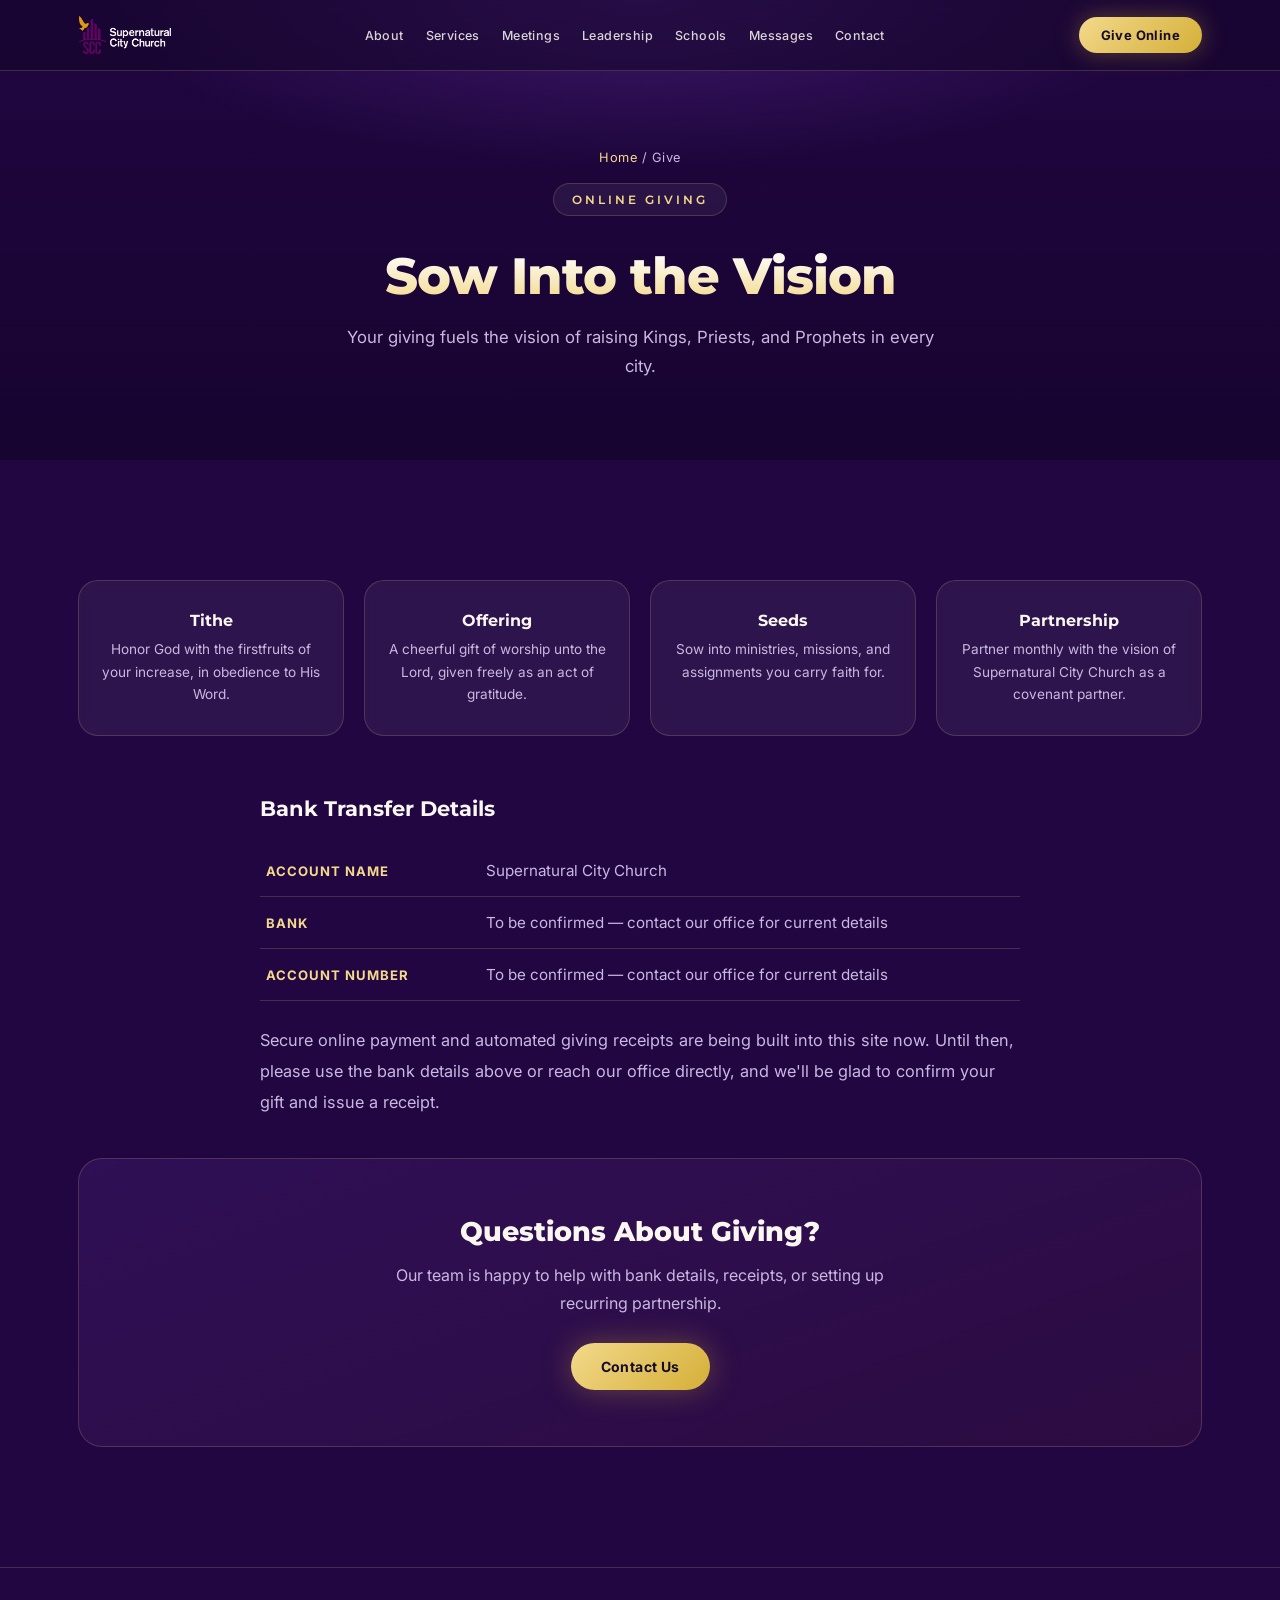
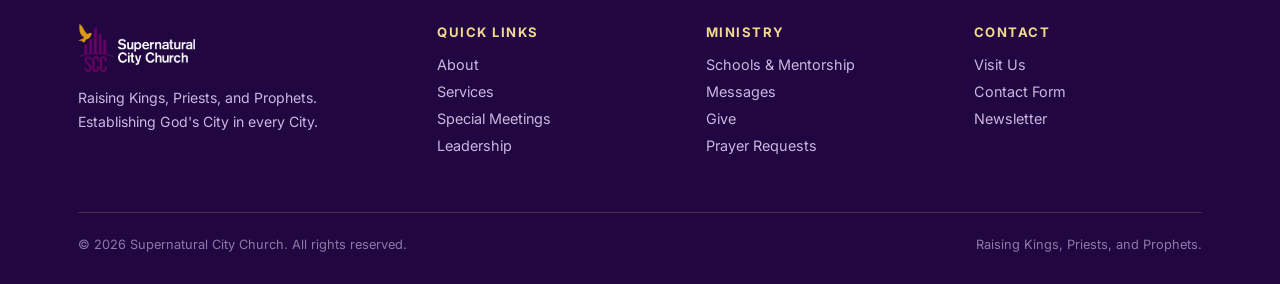
<file: give.html>
<!DOCTYPE html>
<html lang="en">
<head>
<meta charset="UTF-8">
<meta name="viewport" content="width=device-width, initial-scale=1.0">
<title>Give | Supernatural City Church</title>
<meta name="description" content="Give online to Supernatural City Church — tithe, offering, seeds, and partnership.">
<link rel="preconnect" href="https://fonts.googleapis.com">
<link rel="preconnect" href="https://fonts.gstatic.com" crossorigin>
<link href="https://fonts.googleapis.com/css2?family=Montserrat:wght@500;600;700;800;900&family=Inter:wght@400;500;600&display=swap" rel="stylesheet">
<link rel="stylesheet" href="assets/styles.css">
<link rel="icon" type="image/png" href="assets/images/favicon-32.png">
<link rel="apple-touch-icon" href="assets/images/apple-touch-icon.png">

</head>
<body>
<header>
  <nav>
    <a href="index.html" class="brand">
      <img src="assets/images/logo.png" alt="Supernatural City Church" class="logo-img">
    </a>
    <div class="nav-links">
      <a href="about.html">About</a>
      <a href="services.html">Services</a>
      <a href="special-meetings.html">Meetings</a>
      <a href="leadership.html">Leadership</a>
      <a href="schools.html">Schools</a>
      <a href="sermons.html">Messages</a>
      <a href="contact.html">Contact</a>
      <a href="give.html" class="nav-give-mobile">Give Online</a>
    </div>
    <a href="give.html" class="nav-cta">Give Online</a>
    <button class="burger" id="burgerBtn" aria-label="Open menu" aria-expanded="false">
      <span></span><span></span><span></span>
    </button>
  </nav>
</header>
<section class="page-banner">
  <div class="breadcrumb"><a href="index.html">Home</a> / Give</div>
  <div class="eyebrow" style="display:inline-flex;">ONLINE GIVING</div>
  <h1>Sow Into the Vision</h1>
  <p class="lead">Your giving fuels the vision of raising Kings, Priests, and Prophets in every city.</p>
</section>

<section>
  <div class="wrap">
    <div class="give-grid fade-up">
      <div class="card give-card"><h3>Tithe</h3><p>Honor God with the firstfruits of your increase, in obedience to His Word.</p></div>
      <div class="card give-card"><h3>Offering</h3><p>A cheerful gift of worship unto the Lord, given freely as an act of gratitude.</p></div>
      <div class="card give-card"><h3>Seeds</h3><p>Sow into ministries, missions, and assignments you carry faith for.</p></div>
      <div class="card give-card"><h3>Partnership</h3><p>Partner monthly with the vision of Supernatural City Church as a covenant partner.</p></div>
    </div>

    <div class="prose fade-up" style="margin-top:60px;">
      <h3>Bank Transfer Details</h3>
      <table class="info-table">
        <tr><td>ACCOUNT NAME</td><td>Supernatural City Church</td></tr>
        <tr><td>BANK</td><td>To be confirmed — contact our office for current details</td></tr>
        <tr><td>ACCOUNT NUMBER</td><td>To be confirmed — contact our office for current details</td></tr>
      </table>
      <p style="color:var(--muted);">Secure online payment and automated giving receipts are being built into this site now. Until then, please use the bank details above or reach our office directly, and we'll be glad to confirm your gift and issue a receipt.</p>
    </div>

    <div class="cta-band fade-up" style="margin-top:40px;">
      <h2>Questions About Giving?</h2>
      <p>Our team is happy to help with bank details, receipts, or setting up recurring partnership.</p>
      <div class="cta-row"><a href="contact.html" class="btn btn-primary">Contact Us</a></div>
    </div>
  </div>
</section>

<footer>
  <div class="wrap">
    <div class="footer-grid">
      <div class="footer-brand">
        <div class="brand">
          <img src="assets/images/logo.png" alt="Supernatural City Church" class="logo-img">
        </div>
        <p>Raising Kings, Priests, and Prophets. Establishing God's City in every City.</p>
      </div>
      <div class="footer-col"><h4>QUICK LINKS</h4>
        <a href="about.html">About</a><a href="services.html">Services</a><a href="special-meetings.html">Special Meetings</a><a href="leadership.html">Leadership</a>
      </div>
      <div class="footer-col"><h4>MINISTRY</h4>
        <a href="schools.html">Schools &amp; Mentorship</a><a href="sermons.html">Messages</a><a href="give.html">Give</a><a href="contact.html">Prayer Requests</a>
      </div>
      <div class="footer-col"><h4>CONTACT</h4>
        <a href="contact.html">Visit Us</a><a href="contact.html">Contact Form</a><a href="index.html#about">Newsletter</a>
      </div>
    </div>
    <div class="footer-bottom">
      <span>&copy; 2026 Supernatural City Church. All rights reserved.</span>
      <span>Raising Kings, Priests, and Prophets.</span>
    </div>
  </div>
</footer>
<script src="assets/script.js"></script>
</body>
</html>
</file>
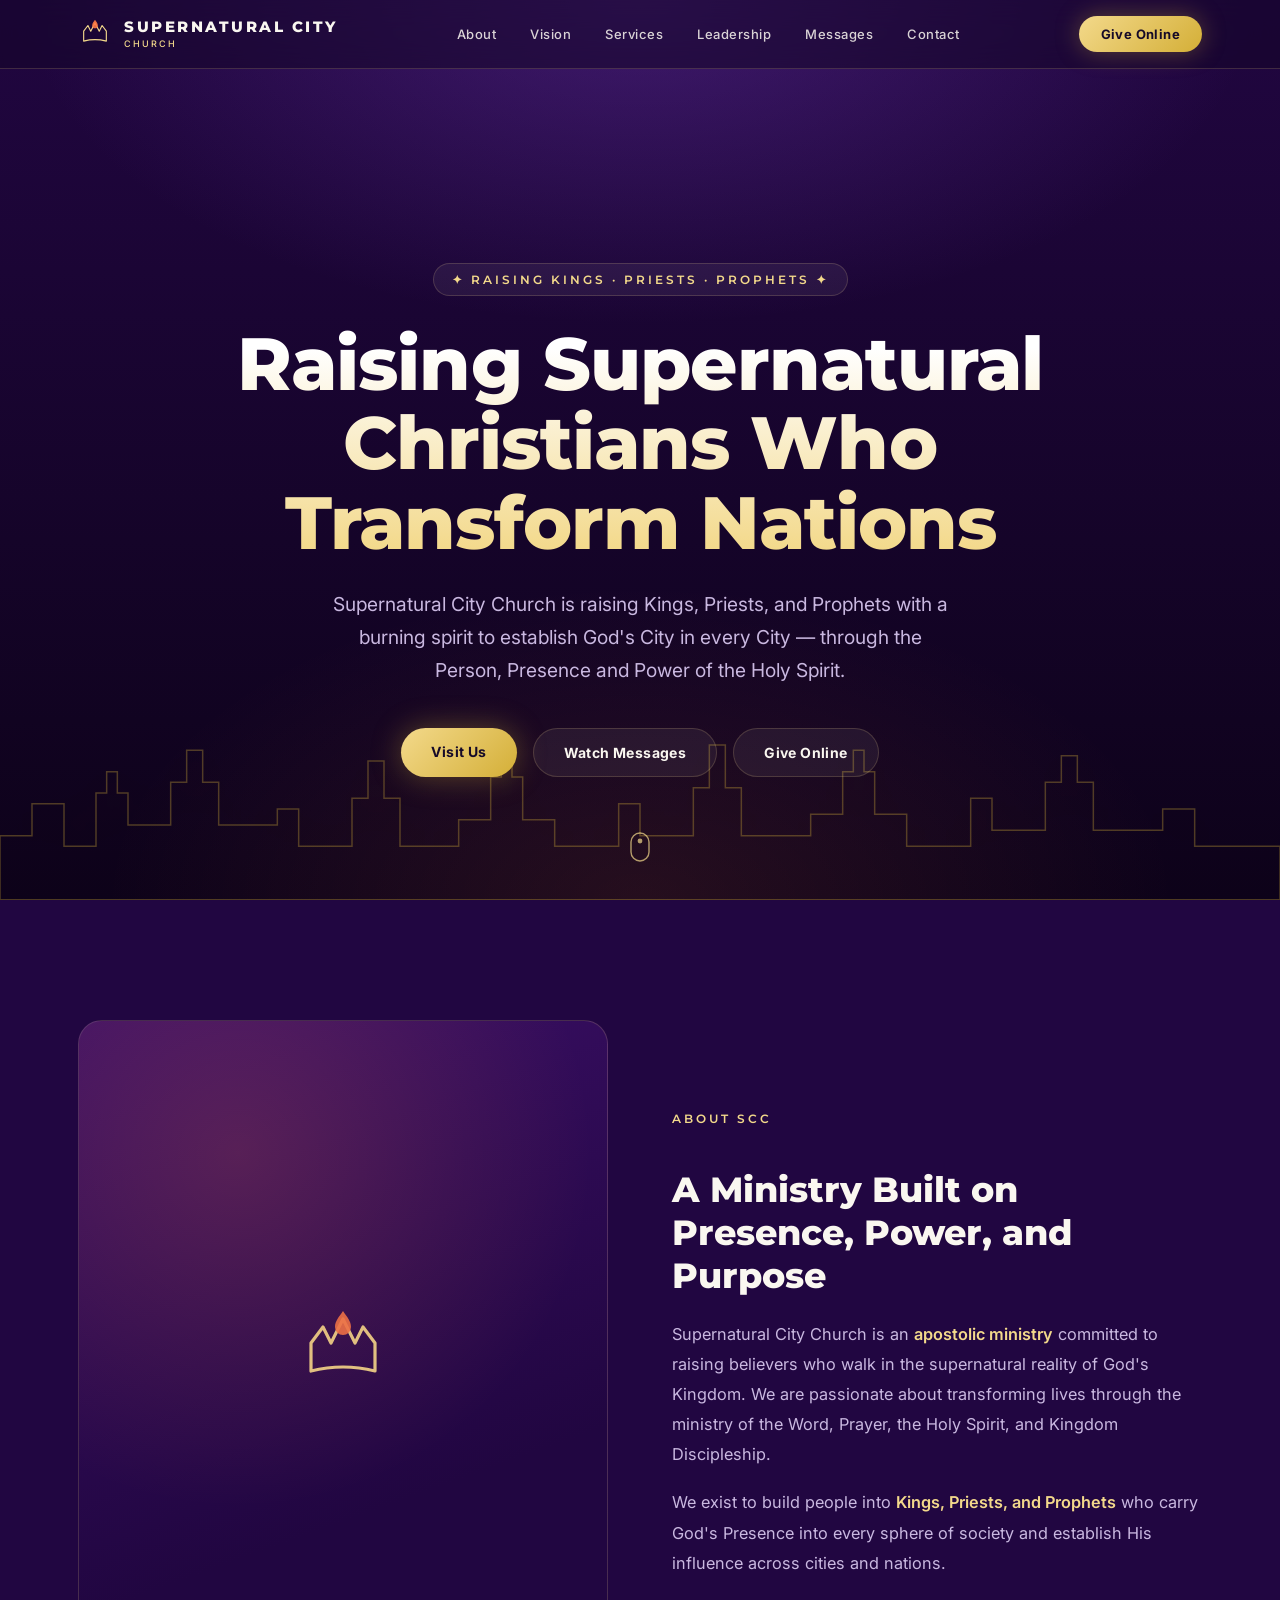
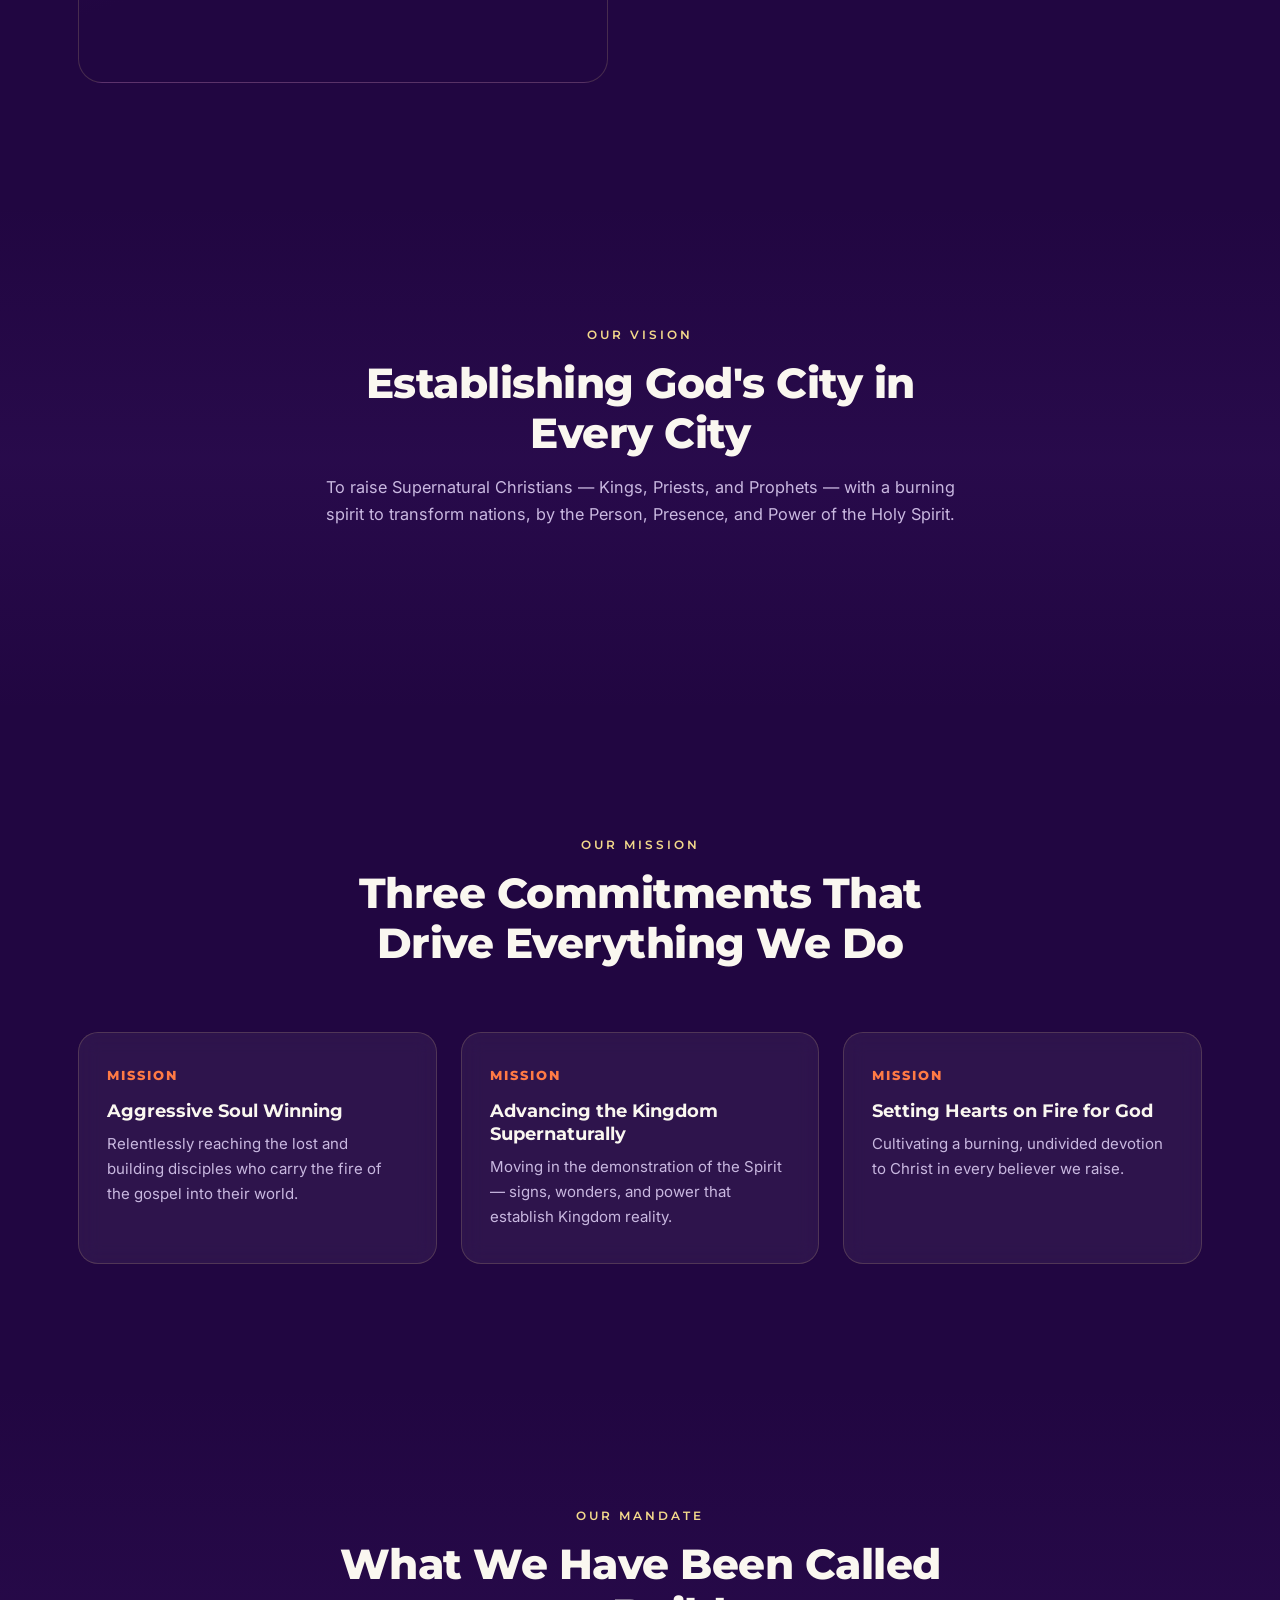
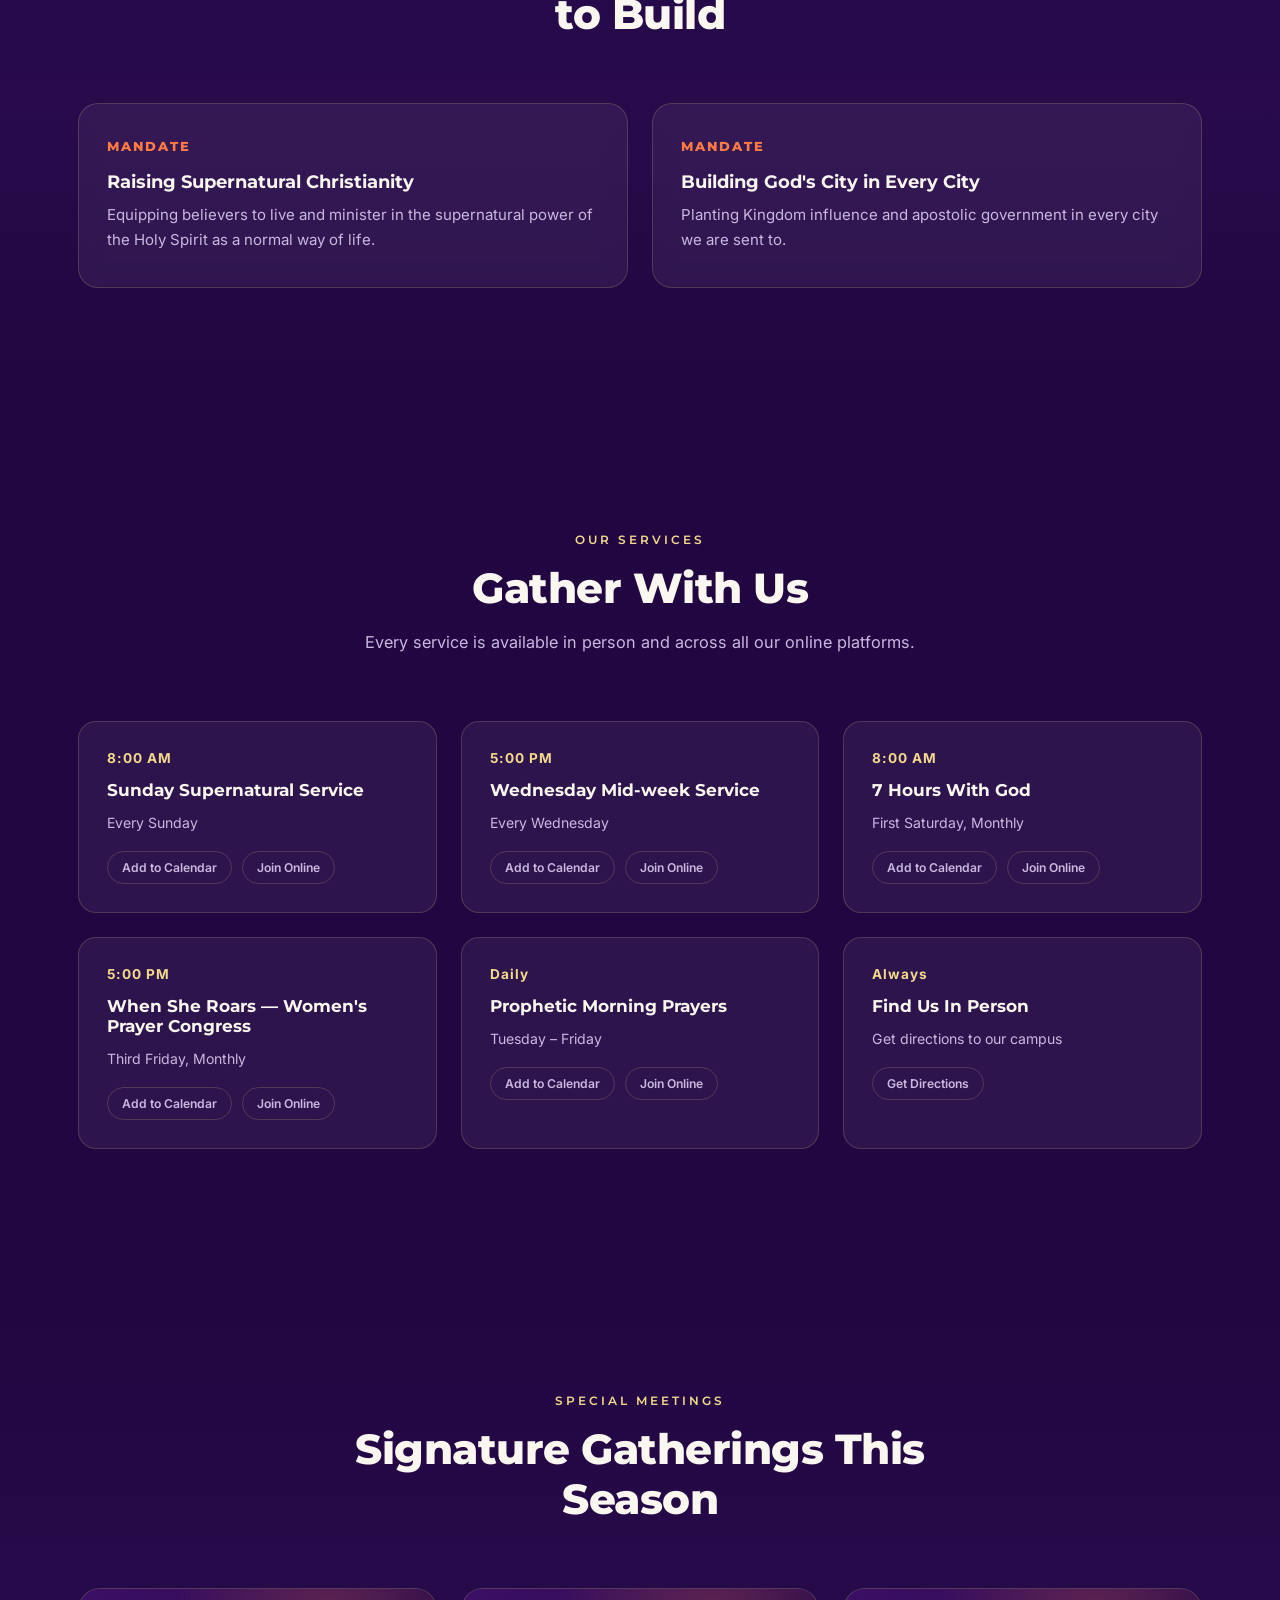
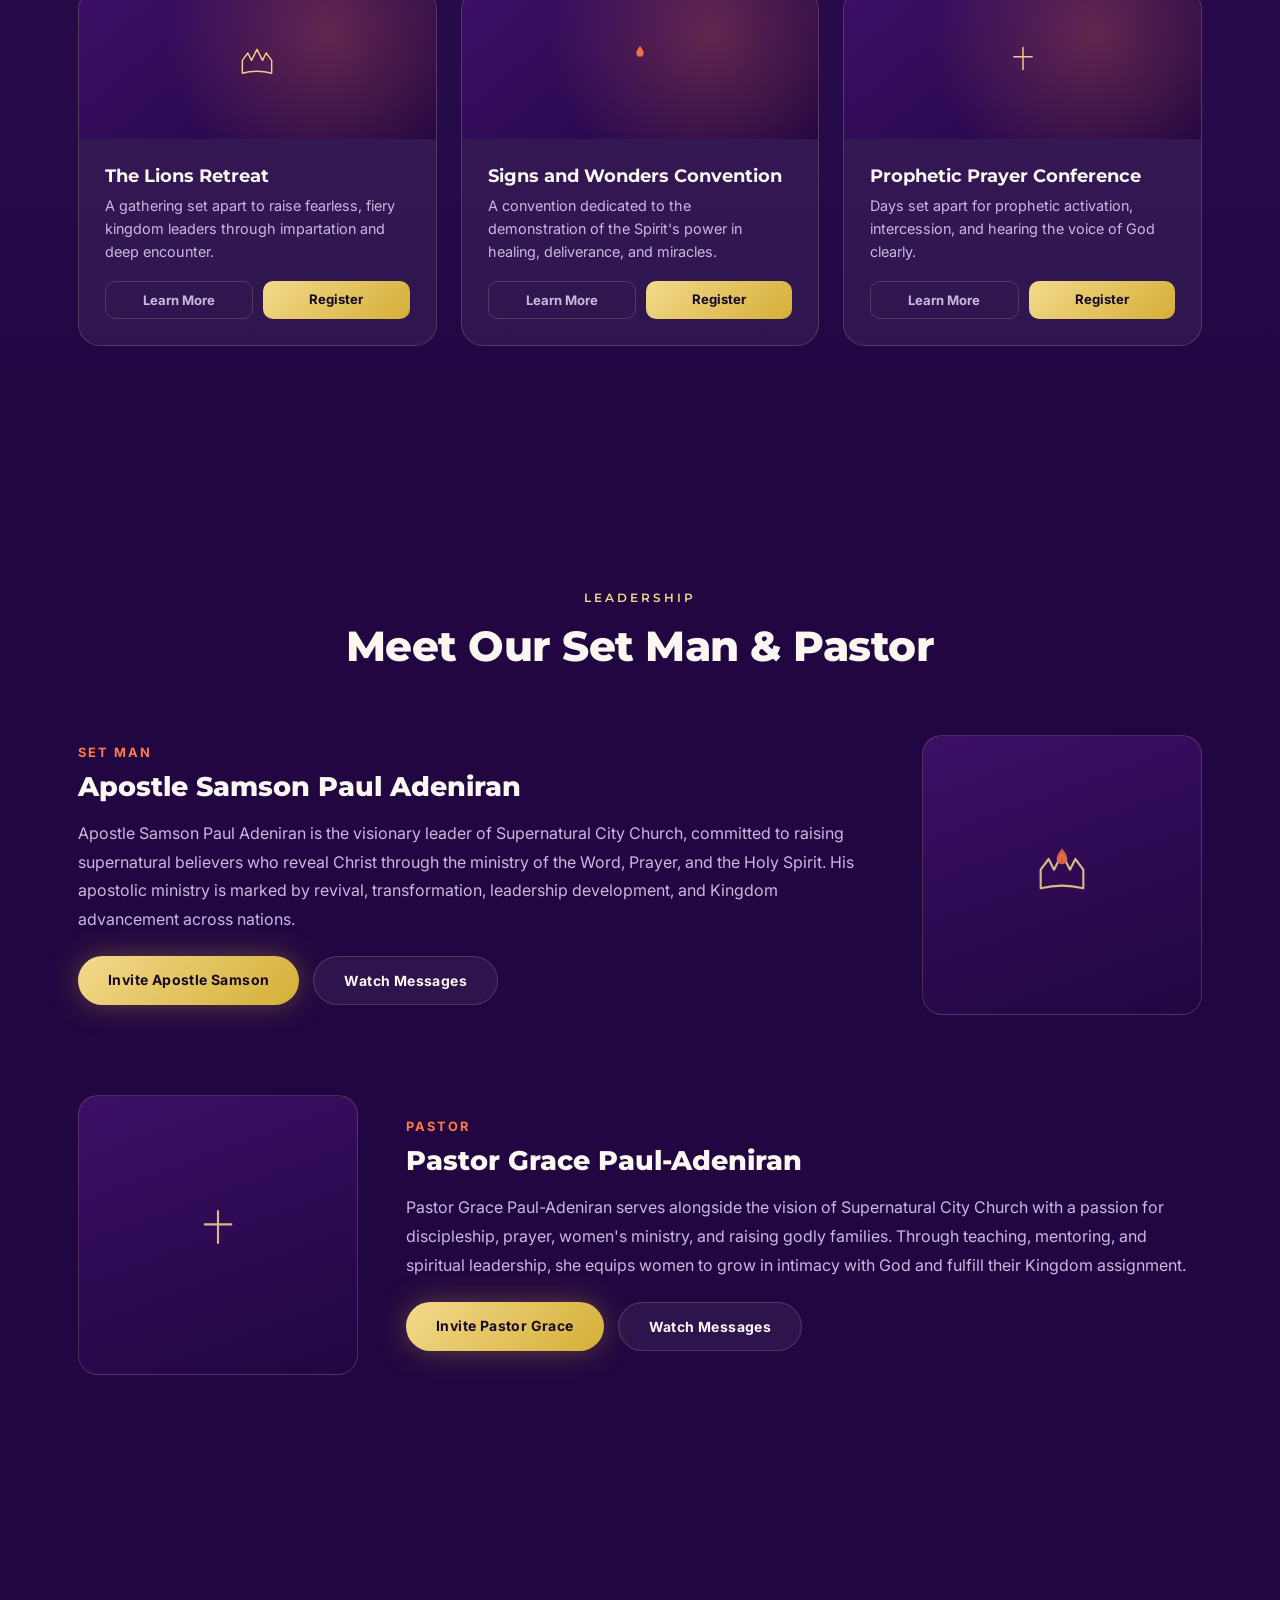
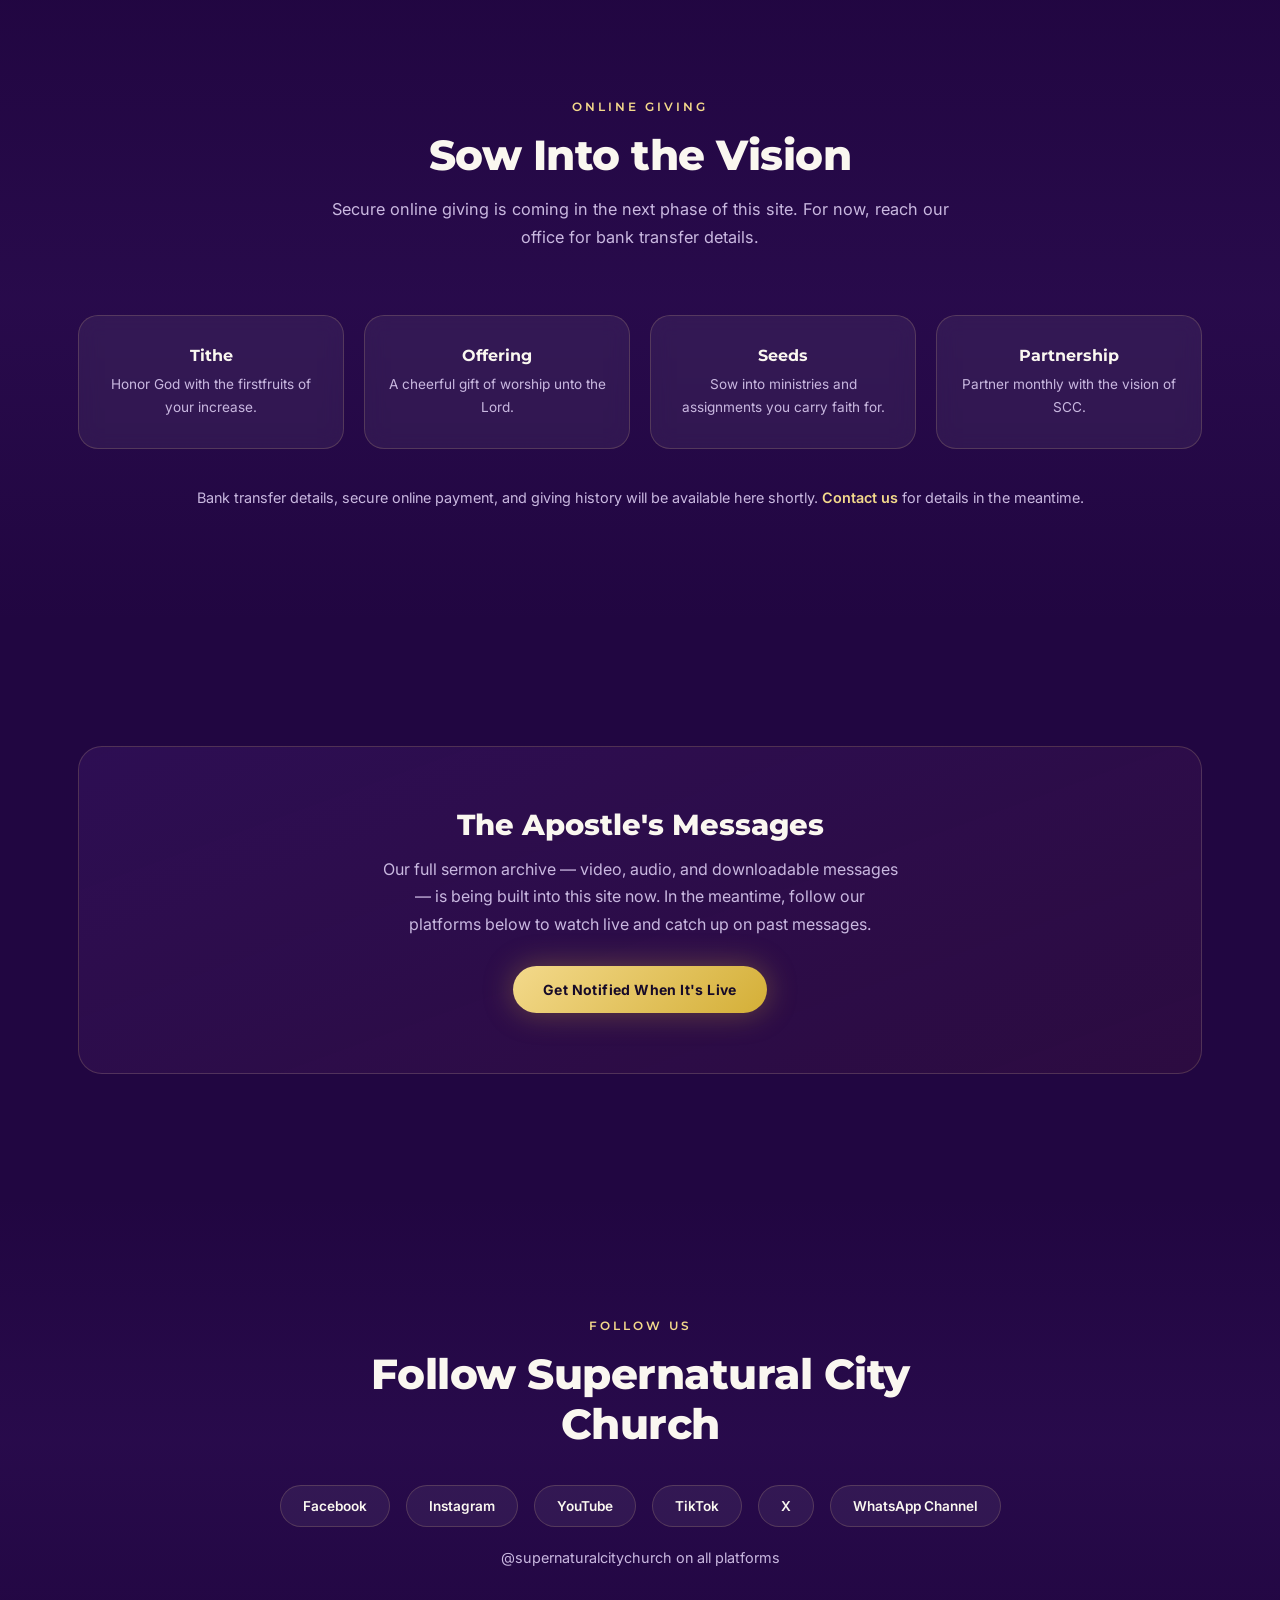
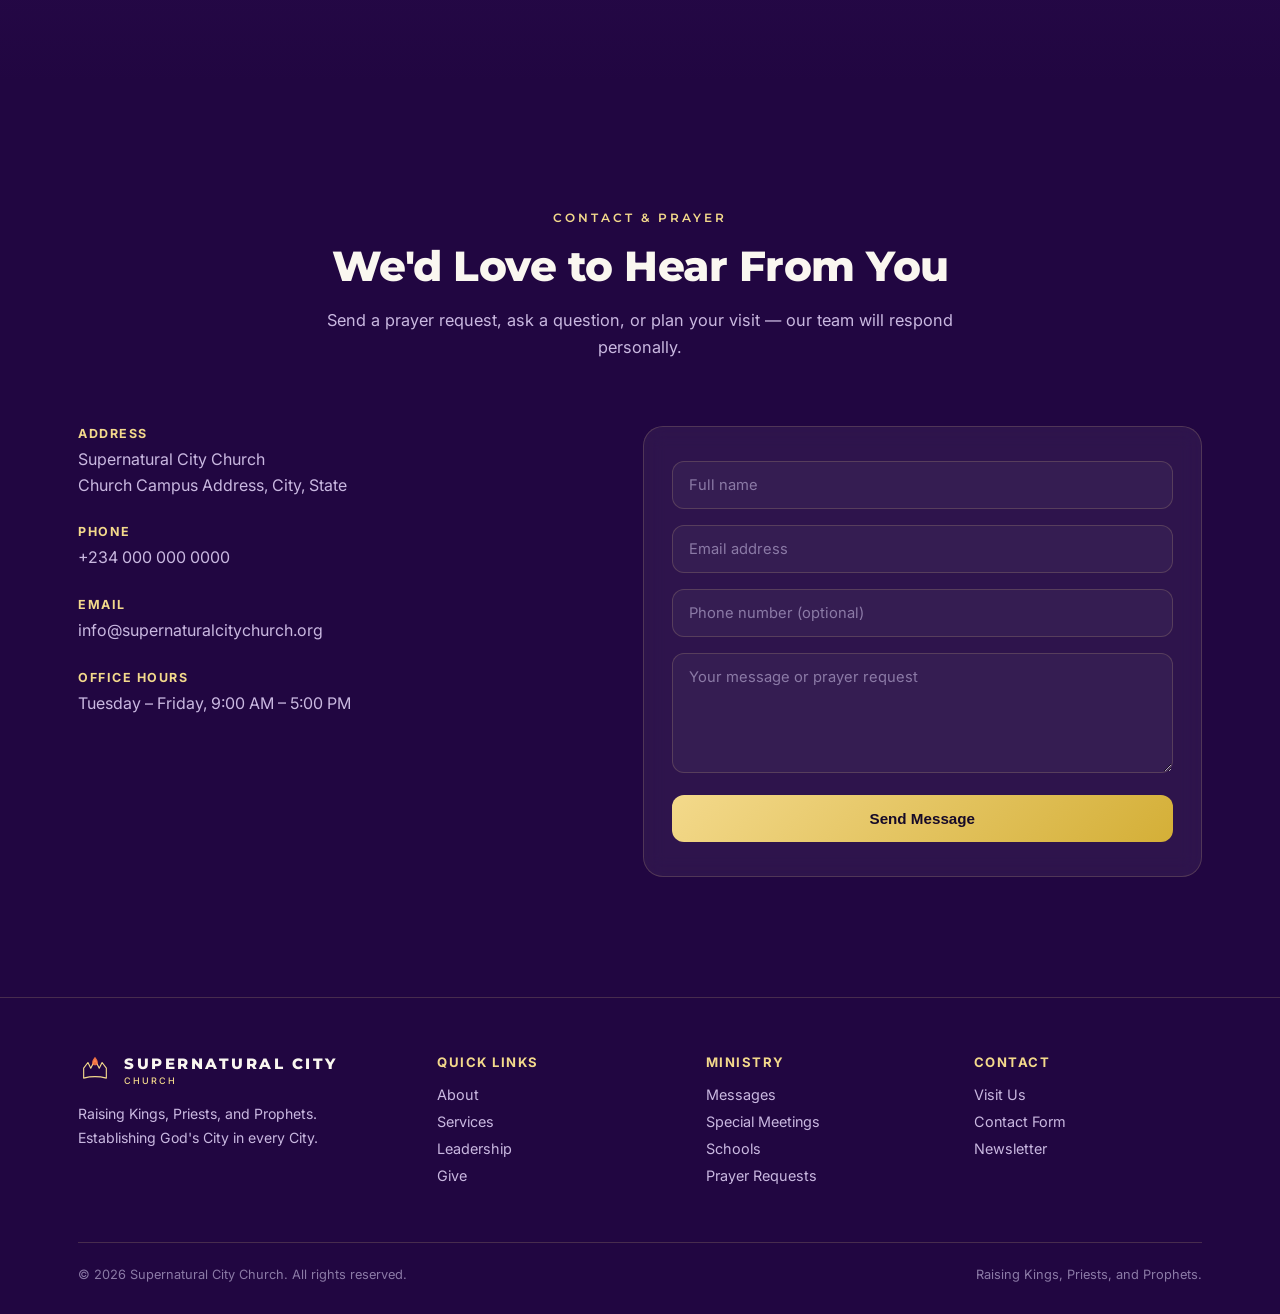
<file: index (1).html>
<!DOCTYPE html>
<html lang="en">
<head>
<meta charset="UTF-8">
<meta name="viewport" content="width=device-width, initial-scale=1.0">
<title>Supernatural City Church | Raising Kings, Priests, and Prophets</title>
<meta name="description" content="Supernatural City Church — raising supernatural Christians with a burning spirit to establish God's City in every city through the Person, Presence and Power of the Holy Spirit.">
<link rel="preconnect" href="https://fonts.googleapis.com">
<link rel="preconnect" href="https://fonts.gstatic.com" crossorigin>
<link href="https://fonts.googleapis.com/css2?family=Montserrat:wght@500;600;700;800;900&family=Inter:wght@400;500;600&display=swap" rel="stylesheet">
<style>
  :root{
    --purple-deep:#210641;
    --purple-mid:#3B0F66;
    --purple-glow:#7A3FC2;
    --gold:#D4AF37;
    --gold-light:#F3D98B;
    --orange-glow:#FF7A45;
    --cream:#FAF7F0;
    --ink:#160A28;
    --muted:#C9B8E0;
    --glass:rgba(255,255,255,0.06);
    --glass-border:rgba(243,217,139,0.18);
  }
  *{margin:0;padding:0;box-sizing:border-box;}
  html{scroll-behavior:smooth;}
  body{
    background:var(--purple-deep);
    color:var(--cream);
    font-family:'Inter',sans-serif;
    overflow-x:hidden;
  }
  h1,h2,h3,.eyebrow,.logo-text{font-family:'Montserrat',sans-serif;}
  a{color:inherit;text-decoration:none;}
  img{max-width:100%;display:block;}
  .wrap{max-width:1180px;margin:0 auto;padding:0 28px;}
  ::selection{background:var(--gold);color:var(--ink);}

  /* ---------- Signature glyph (flame-crown) ---------- */
  .glyph{width:34px;height:34px;flex-shrink:0;}
  .glyph path,.glyph polyline{fill:none;stroke:var(--gold-light);stroke-width:1.6;stroke-linecap:round;stroke-linejoin:round;}
  .glyph .flame{fill:var(--orange-glow);stroke:none;opacity:.9;}

  /* ---------- Nav ---------- */
  header{
    position:fixed;top:0;left:0;right:0;z-index:100;
    background:rgba(21,6,41,0.55);
    backdrop-filter:blur(14px);-webkit-backdrop-filter:blur(14px);
    border-bottom:1px solid var(--glass-border);
    transition:background .3s ease;
  }
  nav{display:flex;align-items:center;justify-content:space-between;padding:16px 28px;max-width:1180px;margin:0 auto;}
  .brand{display:flex;align-items:center;gap:12px;}
  .logo-text{font-weight:800;font-size:15px;letter-spacing:2.5px;color:var(--cream);line-height:1.1;}
  .logo-text span{display:block;font-size:9px;font-weight:500;letter-spacing:2px;color:var(--gold-light);font-family:'Inter',sans-serif;margin-top:3px;}
  .nav-links{display:flex;gap:34px;font-size:13px;letter-spacing:.5px;font-weight:500;}
  .nav-links a{opacity:.85;position:relative;padding:4px 0;}
  .nav-links a:hover{opacity:1;color:var(--gold-light);}
  .nav-cta{
    background:linear-gradient(135deg,var(--gold-light),var(--gold));
    color:var(--ink);padding:10px 22px;border-radius:999px;font-weight:700;font-size:13px;
    letter-spacing:.4px;box-shadow:0 0 24px rgba(212,175,55,0.35);
    transition:transform .25s ease, box-shadow .25s ease;
  }
  .nav-cta:hover{transform:translateY(-2px);box-shadow:0 0 32px rgba(212,175,55,0.55);}
  .burger{display:none;flex-direction:column;gap:5px;cursor:pointer;background:none;border:none;}
  .burger span{width:24px;height:2px;background:var(--cream);}

  /* ---------- Hero ---------- */
  .hero{
    position:relative;min-height:100vh;display:flex;align-items:center;justify-content:center;text-align:center;
    background:
      radial-gradient(ellipse 80% 60% at 50% 0%, rgba(122,63,194,0.35), transparent 60%),
      radial-gradient(ellipse 60% 50% at 50% 100%, rgba(255,122,69,0.10), transparent 70%),
      linear-gradient(180deg,var(--purple-deep) 0%, #150429 60%, #0D0219 100%);
    overflow:hidden;
    padding:140px 24px 0;
  }
  .particles{position:absolute;inset:0;pointer-events:none;}
  .particle{
    position:absolute;bottom:-10%;border-radius:50%;
    background:radial-gradient(circle,var(--gold-light),var(--orange-glow) 70%,transparent 75%);
    opacity:0;animation:rise linear infinite;
  }
  @keyframes rise{
    0%{transform:translateY(0) translateX(0);opacity:0;}
    10%{opacity:.85;}
    90%{opacity:.4;}
    100%{transform:translateY(-110vh) translateX(var(--drift,20px));opacity:0;}
  }
  .skyline{position:absolute;left:0;right:0;bottom:0;width:100%;opacity:.55;filter:drop-shadow(0 0 22px rgba(212,175,55,0.25));}
  .hero-inner{position:relative;z-index:2;max-width:840px;}
  .eyebrow{
    display:inline-flex;align-items:center;gap:10px;font-size:12px;letter-spacing:3px;font-weight:600;
    color:var(--gold-light);border:1px solid var(--glass-border);padding:8px 18px;border-radius:999px;
    background:var(--glass);margin-bottom:28px;
  }
  .hero h1{
    font-size:clamp(2.4rem,6vw,4.6rem);font-weight:800;line-height:1.08;letter-spacing:-1px;
    background:linear-gradient(180deg,#FFFFFF 10%, var(--gold-light) 95%);
    -webkit-background-clip:text;background-clip:text;color:transparent;
    margin-bottom:26px;
  }
  .hero p.lead{font-size:clamp(1rem,1.6vw,1.2rem);color:var(--muted);max-width:620px;margin:0 auto 42px;line-height:1.7;}
  .cta-row{display:flex;gap:16px;justify-content:center;flex-wrap:wrap;}
  .btn{
    padding:15px 30px;border-radius:999px;font-weight:700;font-size:14px;letter-spacing:.4px;
    transition:transform .25s ease, box-shadow .25s ease, background .25s ease;display:inline-block;
  }
  .btn-primary{background:linear-gradient(135deg,var(--gold-light),var(--gold));color:var(--ink);box-shadow:0 0 30px rgba(212,175,55,0.35);}
  .btn-primary:hover{transform:translateY(-3px);box-shadow:0 0 40px rgba(212,175,55,0.55);}
  .btn-ghost{border:1px solid var(--glass-border);background:var(--glass);color:var(--cream);}
  .btn-ghost:hover{border-color:var(--gold-light);color:var(--gold-light);transform:translateY(-3px);}
  .scroll-cue{position:absolute;bottom:34px;left:50%;transform:translateX(-50%);opacity:.7;animation:bob 2.4s ease-in-out infinite;}
  @keyframes bob{0%,100%{transform:translate(-50%,0);}50%{transform:translate(-50%,8px);}}

  /* ---------- Sections generic ---------- */
  section{position:relative;padding:120px 0;}
  .section-head{max-width:640px;margin:0 auto 64px;text-align:center;}
  .section-head .eyebrow{background:none;border:none;padding:0;margin-bottom:16px;}
  .section-head h2{font-size:clamp(1.9rem,3.4vw,2.6rem);font-weight:800;color:var(--cream);letter-spacing:-.5px;}
  .section-head p{color:var(--muted);margin-top:16px;font-size:1.02rem;line-height:1.7;}
  .divider{width:64px;height:2px;background:linear-gradient(90deg,transparent,var(--gold),transparent);margin:0 auto;}

  .fade-up{opacity:0;transform:translateY(28px);transition:opacity .8s ease, transform .8s ease;}
  .fade-up.in{opacity:1;transform:translateY(0);}

  /* ---------- About ---------- */
  .about-grid{display:grid;grid-template-columns:1fr 1fr;gap:64px;align-items:center;}
  .about-copy p{color:var(--muted);line-height:1.85;margin-bottom:18px;font-size:1.02rem;}
  .about-copy p strong{color:var(--gold-light);font-weight:600;}
  .about-frame{
    aspect-ratio:4/5;border-radius:24px;
    background:linear-gradient(160deg,var(--purple-mid),var(--purple-deep) 70%);
    border:1px solid var(--glass-border);position:relative;overflow:hidden;
    display:flex;align-items:center;justify-content:center;
  }
  .about-frame .glyph{width:96px;height:96px;opacity:.9;}
  .about-frame::after{content:"";position:absolute;inset:0;background:radial-gradient(circle at 30% 20%,rgba(255,122,69,0.18),transparent 55%);}

  /* ---------- Cards ---------- */
  .card{
    background:var(--glass);border:1px solid var(--glass-border);border-radius:20px;padding:34px 28px;
    backdrop-filter:blur(10px);transition:transform .3s ease, border-color .3s ease, box-shadow .3s ease;
  }
  .card:hover{transform:translateY(-6px);border-color:rgba(243,217,139,0.4);box-shadow:0 20px 50px rgba(0,0,0,0.35);}
  .card .num{font-family:'Montserrat',sans-serif;font-weight:800;font-size:13px;color:var(--orange-glow);letter-spacing:2px;margin-bottom:16px;display:block;}
  .card h3{font-size:1.15rem;font-weight:700;margin-bottom:10px;color:var(--cream);}
  .card p{color:var(--muted);font-size:.94rem;line-height:1.65;}

  .grid-3{display:grid;grid-template-columns:repeat(3,1fr);gap:24px;}
  .grid-2{display:grid;grid-template-columns:repeat(2,1fr);gap:24px;}

  /* Alternate section tint */
  .tint{background:linear-gradient(180deg,transparent, rgba(122,63,194,0.08), transparent);}

  /* ---------- Services ---------- */
  .service-card{
    background:var(--glass);border:1px solid var(--glass-border);border-radius:18px;padding:28px;
    display:flex;flex-direction:column;gap:14px;
  }
  .service-card .time{color:var(--gold-light);font-weight:700;font-size:.85rem;letter-spacing:1px;}
  .service-card h3{font-size:1.05rem;font-weight:700;}
  .service-card .cadence{color:var(--muted);font-size:.88rem;}
  .service-actions{display:flex;gap:10px;flex-wrap:wrap;margin-top:6px;}
  .mini-btn{font-size:.76rem;font-weight:600;padding:8px 14px;border-radius:999px;border:1px solid var(--glass-border);color:var(--muted);}
  .mini-btn:hover{border-color:var(--gold-light);color:var(--gold-light);}

  /* ---------- Events ---------- */
  .event-card{border-radius:22px;overflow:hidden;border:1px solid var(--glass-border);background:var(--glass);}
  .event-top{height:150px;background:linear-gradient(140deg,var(--purple-mid),var(--purple-deep));position:relative;display:flex;align-items:center;justify-content:center;}
  .event-top::after{content:"";position:absolute;inset:0;background:radial-gradient(circle at 70% 30%,rgba(255,122,69,0.25),transparent 60%);}
  .event-body{padding:26px;}
  .event-body h3{font-size:1.1rem;font-weight:700;margin-bottom:8px;}
  .event-body p{color:var(--muted);font-size:.9rem;line-height:1.6;margin-bottom:18px;}
  .event-actions{display:flex;gap:10px;}
  .event-actions a{flex:1;text-align:center;padding:10px;border-radius:10px;font-size:.82rem;font-weight:700;}
  .event-actions .learn{border:1px solid var(--glass-border);color:var(--muted);}
  .event-actions .register{background:linear-gradient(135deg,var(--gold-light),var(--gold));color:var(--ink);}

  /* ---------- Leadership ---------- */
  .leader{display:grid;grid-template-columns:280px 1fr;gap:48px;align-items:center;margin-bottom:80px;}
  .leader:nth-child(even){grid-template-columns:1fr 280px;}
  .leader:nth-child(even) .leader-photo{order:2;}
  .leader-photo{
    aspect-ratio:1/1;border-radius:20px;background:linear-gradient(160deg,var(--purple-mid),var(--purple-deep));
    border:1px solid var(--glass-border);display:flex;align-items:center;justify-content:center;position:relative;overflow:hidden;
  }
  .leader-photo .glyph{width:64px;height:64px;opacity:.85;}
  .leader-copy .role{color:var(--orange-glow);font-weight:700;font-size:.8rem;letter-spacing:2px;margin-bottom:10px;display:block;}
  .leader-copy h3{font-size:1.7rem;font-weight:800;margin-bottom:16px;}
  .leader-copy p{color:var(--muted);line-height:1.8;margin-bottom:22px;}
  .leader-actions{display:flex;gap:14px;flex-wrap:wrap;}

  /* ---------- Give ---------- */
  .give-grid{display:grid;grid-template-columns:repeat(4,1fr);gap:20px;}
  .give-card{text-align:center;padding:30px 20px;}
  .give-card h3{font-size:1rem;margin-bottom:8px;}
  .give-card p{font-size:.85rem;color:var(--muted);margin-bottom:0;}
  .give-note{text-align:center;color:var(--muted);font-size:.9rem;margin-top:40px;}

  /* ---------- Sermons teaser ---------- */
  .sermon-teaser{
    border:1px solid var(--glass-border);border-radius:24px;padding:60px 40px;text-align:center;
    background:linear-gradient(160deg,rgba(122,63,194,0.14),rgba(255,122,69,0.05));
  }
  .sermon-teaser h2{font-size:1.8rem;font-weight:800;margin-bottom:14px;}
  .sermon-teaser p{color:var(--muted);max-width:520px;margin:0 auto 28px;line-height:1.7;}

  /* ---------- Social ---------- */
  .social-row{display:flex;justify-content:center;gap:16px;flex-wrap:wrap;}
  .social-pill{
    display:flex;align-items:center;gap:10px;padding:12px 22px;border-radius:999px;
    border:1px solid var(--glass-border);background:var(--glass);font-size:.85rem;font-weight:600;
  }
  .social-pill:hover{border-color:var(--gold-light);color:var(--gold-light);}

  /* ---------- Contact ---------- */
  .contact-grid{display:grid;grid-template-columns:1fr 1.1fr;gap:56px;}
  .contact-info .item{margin-bottom:26px;}
  .contact-info .label{color:var(--gold-light);font-size:.78rem;font-weight:700;letter-spacing:1.5px;margin-bottom:6px;display:block;}
  .contact-info .val{color:var(--muted);line-height:1.6;}
  form.card{display:flex;flex-direction:column;gap:16px;}
  form.card input, form.card textarea{
    background:rgba(255,255,255,0.04);border:1px solid var(--glass-border);border-radius:12px;
    padding:14px 16px;color:var(--cream);font-family:'Inter',sans-serif;font-size:.92rem;
  }
  form.card input::placeholder, form.card textarea::placeholder{color:#8b7aa6;}
  form.card input:focus, form.card textarea:focus{outline:2px solid var(--gold-light);outline-offset:1px;}
  form.card textarea{min-height:120px;resize:vertical;}
  form.card .hp{position:absolute;left:-9999px;}
  form.card button{
    background:linear-gradient(135deg,var(--gold-light),var(--gold));color:var(--ink);border:none;
    padding:15px;border-radius:12px;font-weight:700;font-size:.95rem;cursor:pointer;margin-top:6px;
  }
  form.card button:hover{box-shadow:0 0 30px rgba(212,175,55,0.4);}

  /* ---------- Footer ---------- */
  footer{border-top:1px solid var(--glass-border);padding:56px 0 32px;}
  .footer-grid{display:grid;grid-template-columns:1.4fr 1fr 1fr 1fr;gap:40px;margin-bottom:48px;}
  .footer-col h4{font-size:.82rem;letter-spacing:1.5px;color:var(--gold-light);margin-bottom:16px;}
  .footer-col a{display:block;color:var(--muted);font-size:.9rem;margin-bottom:10px;}
  .footer-col a:hover{color:var(--gold-light);}
  .footer-brand p{color:var(--muted);font-size:.88rem;line-height:1.7;margin-top:14px;max-width:280px;}
  .footer-bottom{border-top:1px solid var(--glass-border);padding-top:24px;display:flex;justify-content:space-between;flex-wrap:wrap;gap:12px;color:#8b7aa6;font-size:.8rem;}

  @media(max-width:920px){
    .nav-links,.nav-cta{display:none;}
    .burger{display:flex;}
    .about-grid,.contact-grid{grid-template-columns:1fr;}
    .grid-3,.grid-2,.give-grid{grid-template-columns:1fr 1fr;}
    .leader,.leader:nth-child(even){grid-template-columns:1fr;text-align:center;}
    .leader-photo{width:220px;margin:0 auto;order:0 !important;}
    .footer-grid{grid-template-columns:1fr 1fr;}
  }
  @media(max-width:600px){
    .grid-3,.grid-2,.give-grid{grid-template-columns:1fr;}
    .footer-grid{grid-template-columns:1fr;}
    section{padding:80px 0;}
  }
  @media (prefers-reduced-motion: reduce){
    .particle{animation:none;display:none;}
    .fade-up{transition:none;opacity:1;transform:none;}
    .scroll-cue{animation:none;}
  }
</style>
</head>
<body>

<!-- ================= NAV ================= -->
<header>
  <nav>
    <a href="#" class="brand">
      <svg class="glyph" viewBox="0 0 48 48"><path d="M8 20 L14 12 L18 20 L24 8 L30 20 L34 12 L40 20 L40 34 Q24 30 8 34 Z"/><path class="flame" d="M24 4c2 3 4 5 4 8a4 4 0 0 1-8 0c0-3 2-5 4-8z" stroke="none"/></svg>
      <span class="logo-text">SUPERNATURAL CITY<span>CHURCH</span></span>
    </a>
    <div class="nav-links">
      <a href="#about">About</a>
      <a href="#vision">Vision</a>
      <a href="#services">Services</a>
      <a href="#leadership">Leadership</a>
      <a href="#sermons">Messages</a>
      <a href="#contact">Contact</a>
    </div>
    <a href="#give" class="nav-cta">Give Online</a>
    <button class="burger" aria-label="Menu" onclick="document.querySelector('.nav-links').style.display='flex';document.querySelector('.nav-links').style.cssText='display:flex;flex-direction:column;position:absolute;top:64px;right:28px;background:#210641;padding:20px 28px;border-radius:14px;border:1px solid var(--glass-border);gap:18px;'">
      <span></span><span></span><span></span>
    </button>
  </nav>
</header>

<!-- ================= HERO ================= -->
<section class="hero">
  <div class="particles" id="particles"></div>
  <svg class="skyline" viewBox="0 0 1200 160" preserveAspectRatio="none" xmlns="http://www.w3.org/2000/svg">
    <g fill="none" stroke="#D4AF37" stroke-width="1.4" opacity="0.6">
      <path d="M0 160 L0 100 L30 100 L30 70 L60 70 L60 110 L90 110 L90 60 L100 60 L100 40 L110 40 L110 60 L120 60 L120 90 L160 90 L160 50 L175 50 L175 20 L190 20 L190 50 L205 50 L205 90 L260 90 L260 75 L280 75 L280 110 L330 110 L330 65 L345 65 L345 30 L360 30 L360 65 L375 65 L375 110 L430 110 L430 85 L460 85 L460 45 L470 45 L470 25 L480 25 L480 45 L490 45 L490 85 L520 85 L520 110 L580 110 L580 70 L600 70 L600 100 L650 100 L650 55 L665 55 L665 15 L680 15 L680 55 L695 55 L695 100 L760 100 L760 80 L790 80 L790 40 L800 40 L800 20 L810 20 L810 40 L820 40 L820 80 L850 80 L850 110 L910 110 L910 65 L930 65 L930 95 L980 95 L980 50 L995 50 L995 25 L1010 25 L1010 50 L1025 50 L1025 95 L1090 95 L1090 75 L1120 75 L1120 110 L1200 110 L1200 160 Z"/>
    </g>
  </svg>
  <div class="hero-inner">
    <div class="eyebrow">✦ RAISING KINGS · PRIESTS · PROPHETS ✦</div>
    <h1>Raising Supernatural Christians Who Transform Nations</h1>
    <p class="lead">Supernatural City Church is raising Kings, Priests, and Prophets with a burning spirit to establish God's City in every City — through the Person, Presence and Power of the Holy Spirit.</p>
    <div class="cta-row">
      <a href="#contact" class="btn btn-primary">Visit Us</a>
      <a href="#sermons" class="btn btn-ghost">Watch Messages</a>
      <a href="#give" class="btn btn-ghost">Give Online</a>
    </div>
  </div>
  <div class="scroll-cue">
    <svg width="20" height="30" viewBox="0 0 20 30" fill="none"><rect x="1" y="1" width="18" height="28" rx="9" stroke="#F3D98B" stroke-width="1.4"/><circle cx="10" cy="9" r="2.4" fill="#F3D98B"/></svg>
  </div>
</section>

<!-- ================= ABOUT ================= -->
<section id="about">
  <div class="wrap about-grid">
    <div class="about-frame fade-up">
      <svg class="glyph" viewBox="0 0 48 48"><path d="M8 20 L14 12 L18 20 L24 8 L30 20 L34 12 L40 20 L40 34 Q24 30 8 34 Z"/><path class="flame" d="M24 4c2 3 4 5 4 8a4 4 0 0 1-8 0c0-3 2-5 4-8z" stroke="none"/></svg>
    </div>
    <div class="about-copy fade-up">
      <div class="eyebrow" style="border:none;padding:0;background:none;">ABOUT SCC</div>
      <h2 style="font-size:2.2rem;font-weight:800;margin:14px 0 22px;">A Ministry Built on Presence, Power, and Purpose</h2>
      <p>Supernatural City Church is an <strong>apostolic ministry</strong> committed to raising believers who walk in the supernatural reality of God's Kingdom. We are passionate about transforming lives through the ministry of the Word, Prayer, the Holy Spirit, and Kingdom Discipleship.</p>
      <p>We exist to build people into <strong>Kings, Priests, and Prophets</strong> who carry God's Presence into every sphere of society and establish His influence across cities and nations.</p>
    </div>
  </div>
</section>

<!-- ================= VISION ================= -->
<section id="vision" class="tint">
  <div class="wrap">
    <div class="section-head fade-up">
      <div class="eyebrow">OUR VISION</div>
      <h2>Establishing God's City in Every City</h2>
      <p>To raise Supernatural Christians — Kings, Priests, and Prophets — with a burning spirit to transform nations, by the Person, Presence, and Power of the Holy Spirit.</p>
    </div>
  </div>
</section>

<!-- ================= MISSION ================= -->
<section id="mission">
  <div class="wrap">
    <div class="section-head fade-up">
      <div class="eyebrow">OUR MISSION</div>
      <h2>Three Commitments That Drive Everything We Do</h2>
    </div>
    <div class="grid-3 fade-up">
      <div class="card"><span class="num">MISSION</span><h3>Aggressive Soul Winning</h3><p>Relentlessly reaching the lost and building disciples who carry the fire of the gospel into their world.</p></div>
      <div class="card"><span class="num">MISSION</span><h3>Advancing the Kingdom Supernaturally</h3><p>Moving in the demonstration of the Spirit — signs, wonders, and power that establish Kingdom reality.</p></div>
      <div class="card"><span class="num">MISSION</span><h3>Setting Hearts on Fire for God</h3><p>Cultivating a burning, undivided devotion to Christ in every believer we raise.</p></div>
    </div>
  </div>
</section>

<!-- ================= MANDATE ================= -->
<section class="tint">
  <div class="wrap">
    <div class="section-head fade-up">
      <div class="eyebrow">OUR MANDATE</div>
      <h2>What We Have Been Called to Build</h2>
    </div>
    <div class="grid-2 fade-up">
      <div class="card"><span class="num">MANDATE</span><h3>Raising Supernatural Christianity</h3><p>Equipping believers to live and minister in the supernatural power of the Holy Spirit as a normal way of life.</p></div>
      <div class="card"><span class="num">MANDATE</span><h3>Building God's City in Every City</h3><p>Planting Kingdom influence and apostolic government in every city we are sent to.</p></div>
    </div>
  </div>
</section>

<!-- ================= SERVICES ================= -->
<section id="services">
  <div class="wrap">
    <div class="section-head fade-up">
      <div class="eyebrow">OUR SERVICES</div>
      <h2>Gather With Us</h2>
      <p>Every service is available in person and across all our online platforms.</p>
    </div>
    <div class="grid-3 fade-up" style="grid-template-columns:repeat(3,1fr);">
      <div class="service-card">
        <span class="time">8:00 AM</span>
        <h3>Sunday Supernatural Service</h3>
        <span class="cadence">Every Sunday</span>
        <div class="service-actions"><a href="#" class="mini-btn">Add to Calendar</a><a href="#sermons" class="mini-btn">Join Online</a></div>
      </div>
      <div class="service-card">
        <span class="time">5:00 PM</span>
        <h3>Wednesday Mid-week Service</h3>
        <span class="cadence">Every Wednesday</span>
        <div class="service-actions"><a href="#" class="mini-btn">Add to Calendar</a><a href="#sermons" class="mini-btn">Join Online</a></div>
      </div>
      <div class="service-card">
        <span class="time">8:00 AM</span>
        <h3>7 Hours With God</h3>
        <span class="cadence">First Saturday, Monthly</span>
        <div class="service-actions"><a href="#" class="mini-btn">Add to Calendar</a><a href="#sermons" class="mini-btn">Join Online</a></div>
      </div>
      <div class="service-card">
        <span class="time">5:00 PM</span>
        <h3>When She Roars — Women's Prayer Congress</h3>
        <span class="cadence">Third Friday, Monthly</span>
        <div class="service-actions"><a href="#" class="mini-btn">Add to Calendar</a><a href="#sermons" class="mini-btn">Join Online</a></div>
      </div>
      <div class="service-card">
        <span class="time">Daily</span>
        <h3>Prophetic Morning Prayers</h3>
        <span class="cadence">Tuesday – Friday</span>
        <div class="service-actions"><a href="#" class="mini-btn">Add to Calendar</a><a href="#sermons" class="mini-btn">Join Online</a></div>
      </div>
      <div class="service-card">
        <span class="time">Always</span>
        <h3>Find Us In Person</h3>
        <span class="cadence">Get directions to our campus</span>
        <div class="service-actions"><a href="#contact" class="mini-btn">Get Directions</a></div>
      </div>
    </div>
  </div>
</section>

<!-- ================= SPECIAL MEETINGS ================= -->
<section class="tint">
  <div class="wrap">
    <div class="section-head fade-up">
      <div class="eyebrow">SPECIAL MEETINGS</div>
      <h2>Signature Gatherings This Season</h2>
    </div>
    <div class="grid-3 fade-up">
      <div class="event-card">
        <div class="event-top"><svg class="glyph" viewBox="0 0 48 48" style="width:44px;height:44px;"><path d="M8 20 L14 12 L18 20 L24 8 L30 20 L34 12 L40 20 L40 34 Q24 30 8 34 Z"/></svg></div>
        <div class="event-body">
          <h3>The Lions Retreat</h3>
          <p>A gathering set apart to raise fearless, fiery kingdom leaders through impartation and deep encounter.</p>
          <div class="event-actions"><a href="#contact" class="learn">Learn More</a><a href="#contact" class="register">Register</a></div>
        </div>
      </div>
      <div class="event-card">
        <div class="event-top"><svg class="glyph" viewBox="0 0 48 48" style="width:44px;height:44px;"><path class="flame" d="M24 4c2 3 4 5 4 8a4 4 0 0 1-8 0c0-3 2-5 4-8z" stroke="none"/></svg></div>
        <div class="event-body">
          <h3>Signs and Wonders Convention</h3>
          <p>A convention dedicated to the demonstration of the Spirit's power in healing, deliverance, and miracles.</p>
          <div class="event-actions"><a href="#contact" class="learn">Learn More</a><a href="#contact" class="register">Register</a></div>
        </div>
      </div>
      <div class="event-card">
        <div class="event-top"><svg class="glyph" viewBox="0 0 48 48" style="width:44px;height:44px;"><path d="M24 6 L24 30 M14 16 L34 16"/></svg></div>
        <div class="event-body">
          <h3>Prophetic Prayer Conference</h3>
          <p>Days set apart for prophetic activation, intercession, and hearing the voice of God clearly.</p>
          <div class="event-actions"><a href="#contact" class="learn">Learn More</a><a href="#contact" class="register">Register</a></div>
        </div>
      </div>
    </div>
  </div>
</section>

<!-- ================= LEADERSHIP ================= -->
<section id="leadership">
  <div class="wrap">
    <div class="section-head fade-up">
      <div class="eyebrow">LEADERSHIP</div>
      <h2>Meet Our Set Man &amp; Pastor</h2>
    </div>

    <div class="leader fade-up">
      <div class="leader-photo"><svg class="glyph" viewBox="0 0 48 48"><path d="M8 20 L14 12 L18 20 L24 8 L30 20 L34 12 L40 20 L40 34 Q24 30 8 34 Z"/><path class="flame" d="M24 4c2 3 4 5 4 8a4 4 0 0 1-8 0c0-3 2-5 4-8z" stroke="none"/></svg></div>
      <div class="leader-copy">
        <span class="role">SET MAN</span>
        <h3>Apostle Samson Paul Adeniran</h3>
        <p>Apostle Samson Paul Adeniran is the visionary leader of Supernatural City Church, committed to raising supernatural believers who reveal Christ through the ministry of the Word, Prayer, and the Holy Spirit. His apostolic ministry is marked by revival, transformation, leadership development, and Kingdom advancement across nations.</p>
        <div class="leader-actions">
          <a href="#contact" class="btn btn-primary">Invite Apostle Samson</a>
          <a href="#sermons" class="btn btn-ghost">Watch Messages</a>
        </div>
      </div>
    </div>

    <div class="leader fade-up">
      <div class="leader-photo"><svg class="glyph" viewBox="0 0 48 48"><path d="M24 6 L24 30 M14 16 L34 16"/></svg></div>
      <div class="leader-copy">
        <span class="role">PASTOR</span>
        <h3>Pastor Grace Paul-Adeniran</h3>
        <p>Pastor Grace Paul-Adeniran serves alongside the vision of Supernatural City Church with a passion for discipleship, prayer, women's ministry, and raising godly families. Through teaching, mentoring, and spiritual leadership, she equips women to grow in intimacy with God and fulfill their Kingdom assignment.</p>
        <div class="leader-actions">
          <a href="#contact" class="btn btn-primary">Invite Pastor Grace</a>
          <a href="#sermons" class="btn btn-ghost">Watch Messages</a>
        </div>
      </div>
    </div>
  </div>
</section>

<!-- ================= GIVE ================= -->
<section id="give" class="tint">
  <div class="wrap">
    <div class="section-head fade-up">
      <div class="eyebrow">ONLINE GIVING</div>
      <h2>Sow Into the Vision</h2>
      <p>Secure online giving is coming in the next phase of this site. For now, reach our office for bank transfer details.</p>
    </div>
    <div class="give-grid fade-up">
      <div class="card give-card"><h3>Tithe</h3><p>Honor God with the firstfruits of your increase.</p></div>
      <div class="card give-card"><h3>Offering</h3><p>A cheerful gift of worship unto the Lord.</p></div>
      <div class="card give-card"><h3>Seeds</h3><p>Sow into ministries and assignments you carry faith for.</p></div>
      <div class="card give-card"><h3>Partnership</h3><p>Partner monthly with the vision of SCC.</p></div>
    </div>
    <p class="give-note">Bank transfer details, secure online payment, and giving history will be available here shortly. <a href="#contact" style="color:var(--gold-light);font-weight:600;">Contact us</a> for details in the meantime.</p>
  </div>
</section>

<!-- ================= SERMONS TEASER ================= -->
<section id="sermons">
  <div class="wrap">
    <div class="sermon-teaser fade-up">
      <h2>The Apostle's Messages</h2>
      <p>Our full sermon archive — video, audio, and downloadable messages — is being built into this site now. In the meantime, follow our platforms below to watch live and catch up on past messages.</p>
      <a href="#contact" class="btn btn-primary">Get Notified When It's Live</a>
    </div>
  </div>
</section>

<!-- ================= SOCIAL ================= -->
<section class="tint">
  <div class="wrap" style="text-align:center;">
    <div class="section-head fade-up" style="margin-bottom:36px;">
      <div class="eyebrow">FOLLOW US</div>
      <h2>Follow Supernatural City Church</h2>
    </div>
    <div class="social-row fade-up">
      <a class="social-pill" href="#">Facebook</a>
      <a class="social-pill" href="#">Instagram</a>
      <a class="social-pill" href="#">YouTube</a>
      <a class="social-pill" href="#">TikTok</a>
      <a class="social-pill" href="#">X</a>
      <a class="social-pill" href="#">WhatsApp Channel</a>
    </div>
    <p style="color:var(--muted);margin-top:22px;font-size:.9rem;">@supernaturalcitychurch on all platforms</p>
  </div>
</section>

<!-- ================= CONTACT ================= -->
<section id="contact">
  <div class="wrap">
    <div class="section-head fade-up">
      <div class="eyebrow">CONTACT &amp; PRAYER</div>
      <h2>We'd Love to Hear From You</h2>
      <p>Send a prayer request, ask a question, or plan your visit — our team will respond personally.</p>
    </div>
    <div class="contact-grid fade-up">
      <div class="contact-info">
        <div class="item"><span class="label">ADDRESS</span><span class="val">Supernatural City Church<br>Church Campus Address, City, State</span></div>
        <div class="item"><span class="label">PHONE</span><span class="val">+234 000 000 0000</span></div>
        <div class="item"><span class="label">EMAIL</span><span class="val">info@supernaturalcitychurch.org</span></div>
        <div class="item"><span class="label">OFFICE HOURS</span><span class="val">Tuesday – Friday, 9:00 AM – 5:00 PM</span></div>
      </div>
      <form class="card" name="contact" method="POST" data-netlify="true" netlify-honeypot="bot-field">
        <input type="hidden" name="form-name" value="contact">
        <input class="hp" type="text" name="bot-field" tabindex="-1" autocomplete="off">
        <input type="text" name="name" placeholder="Full name" required>
        <input type="email" name="email" placeholder="Email address" required>
        <input type="tel" name="phone" placeholder="Phone number (optional)">
        <textarea name="message" placeholder="Your message or prayer request" required></textarea>
        <button type="submit">Send Message</button>
      </form>
    </div>
  </div>
</section>

<!-- ================= FOOTER ================= -->
<footer>
  <div class="wrap">
    <div class="footer-grid">
      <div class="footer-brand">
        <div class="brand">
          <svg class="glyph" viewBox="0 0 48 48"><path d="M8 20 L14 12 L18 20 L24 8 L30 20 L34 12 L40 20 L40 34 Q24 30 8 34 Z"/><path class="flame" d="M24 4c2 3 4 5 4 8a4 4 0 0 1-8 0c0-3 2-5 4-8z" stroke="none"/></svg>
          <span class="logo-text">SUPERNATURAL CITY<span>CHURCH</span></span>
        </div>
        <p>Raising Kings, Priests, and Prophets. Establishing God's City in every City.</p>
      </div>
      <div class="footer-col"><h4>QUICK LINKS</h4>
        <a href="#about">About</a><a href="#services">Services</a><a href="#leadership">Leadership</a><a href="#give">Give</a>
      </div>
      <div class="footer-col"><h4>MINISTRY</h4>
        <a href="#sermons">Messages</a><a href="#">Special Meetings</a><a href="#">Schools</a><a href="#contact">Prayer Requests</a>
      </div>
      <div class="footer-col"><h4>CONTACT</h4>
        <a href="#contact">Visit Us</a><a href="#contact">Contact Form</a><a href="#">Newsletter</a>
      </div>
    </div>
    <div class="footer-bottom">
      <span>© 2026 Supernatural City Church. All rights reserved.</span>
      <span>Raising Kings, Priests, and Prophets.</span>
    </div>
  </div>
</footer>

<script>
  // Floating fire particles
  const field = document.getElementById('particles');
  const n = window.innerWidth < 700 ? 14 : 26;
  for(let i=0;i<n;i++){
    const p = document.createElement('div');
    p.className='particle';
    const size = 2 + Math.random()*4;
    p.style.width=size+'px';p.style.height=size+'px';
    p.style.left = Math.random()*100+'%';
    p.style.setProperty('--drift', (Math.random()*80-40)+'px');
    p.style.animationDuration = (7+Math.random()*10)+'s';
    p.style.animationDelay = (Math.random()*10)+'s';
    field.appendChild(p);
  }

  // Fade-up on scroll
  const io = new IntersectionObserver((entries)=>{
    entries.forEach(e=>{ if(e.isIntersecting){ e.target.classList.add('in'); } });
  },{threshold:0.15});
  document.querySelectorAll('.fade-up').forEach(el=>io.observe(el));

  // Header tint on scroll
  const header = document.querySelector('header');
  window.addEventListener('scroll', ()=>{
    header.style.background = window.scrollY>40 ? 'rgba(21,6,41,0.85)' : 'rgba(21,6,41,0.55)';
  });
</script>
</body>
</html>
</file>
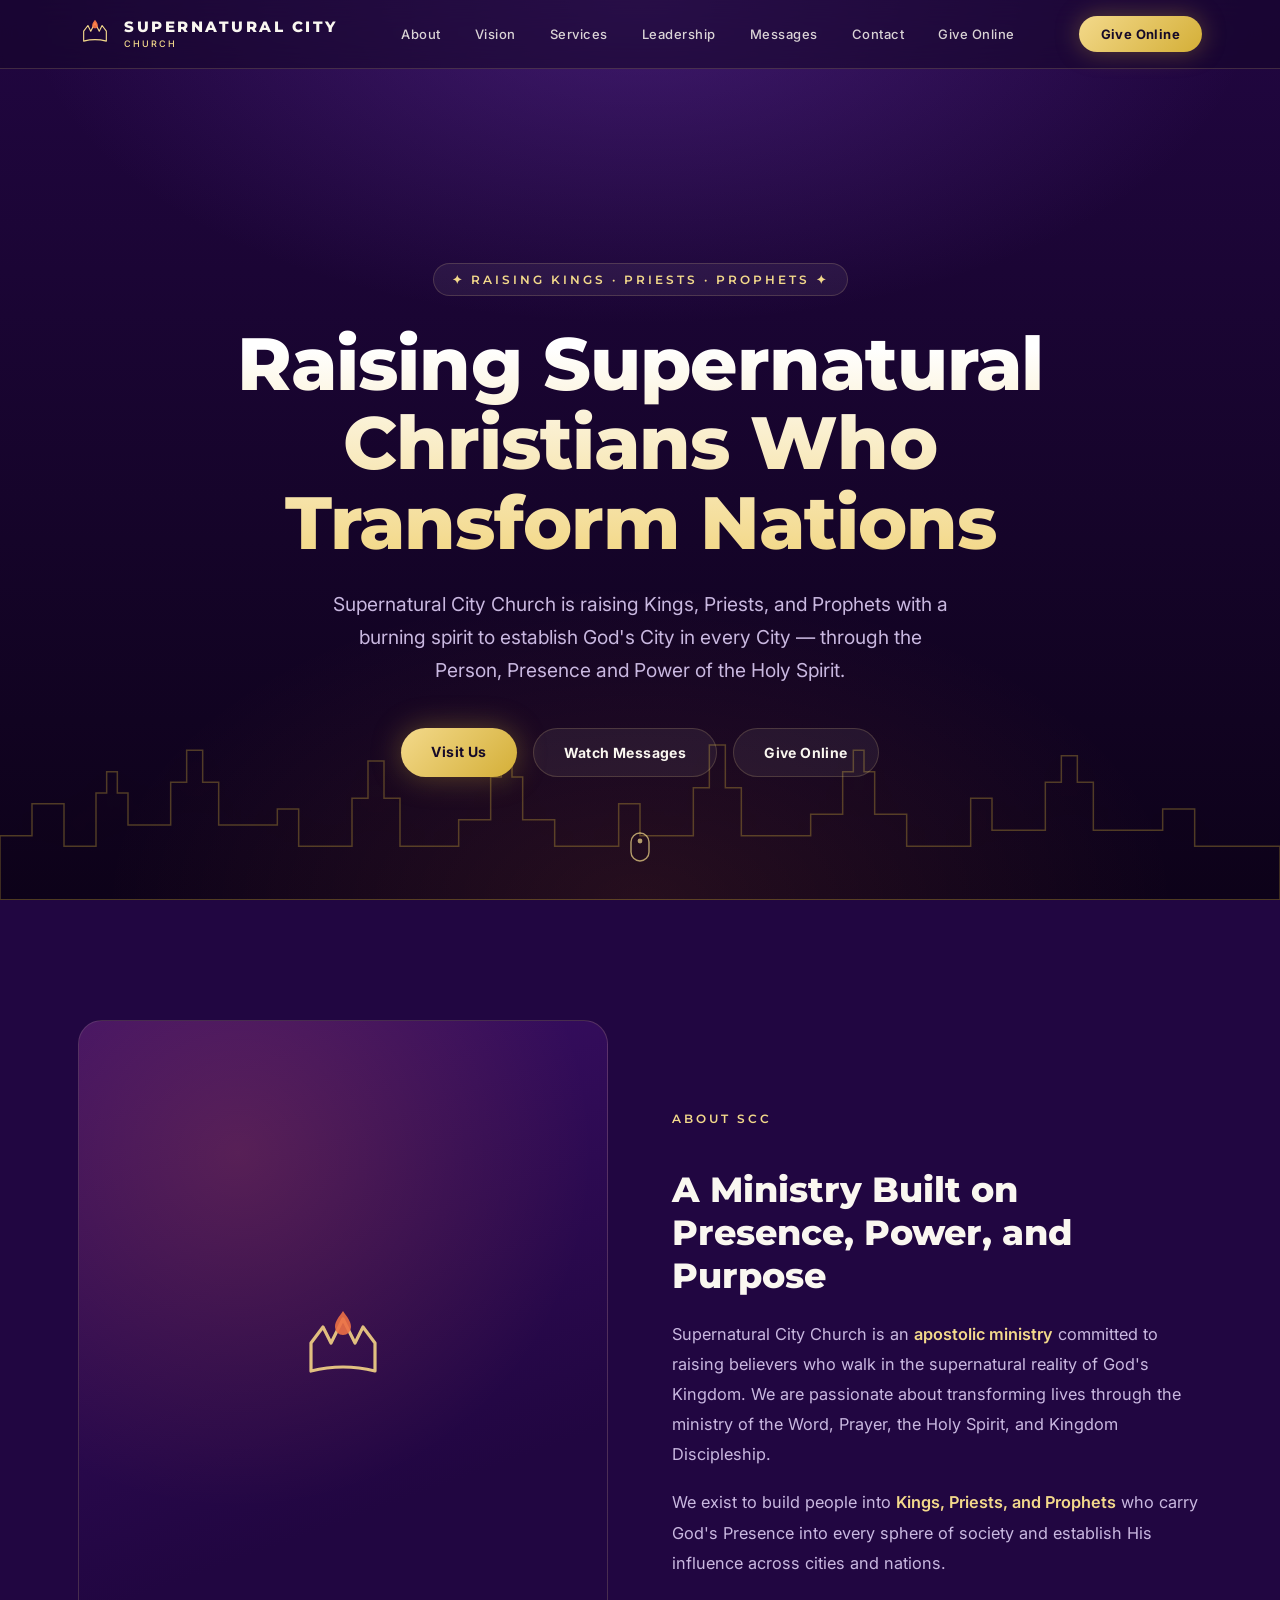
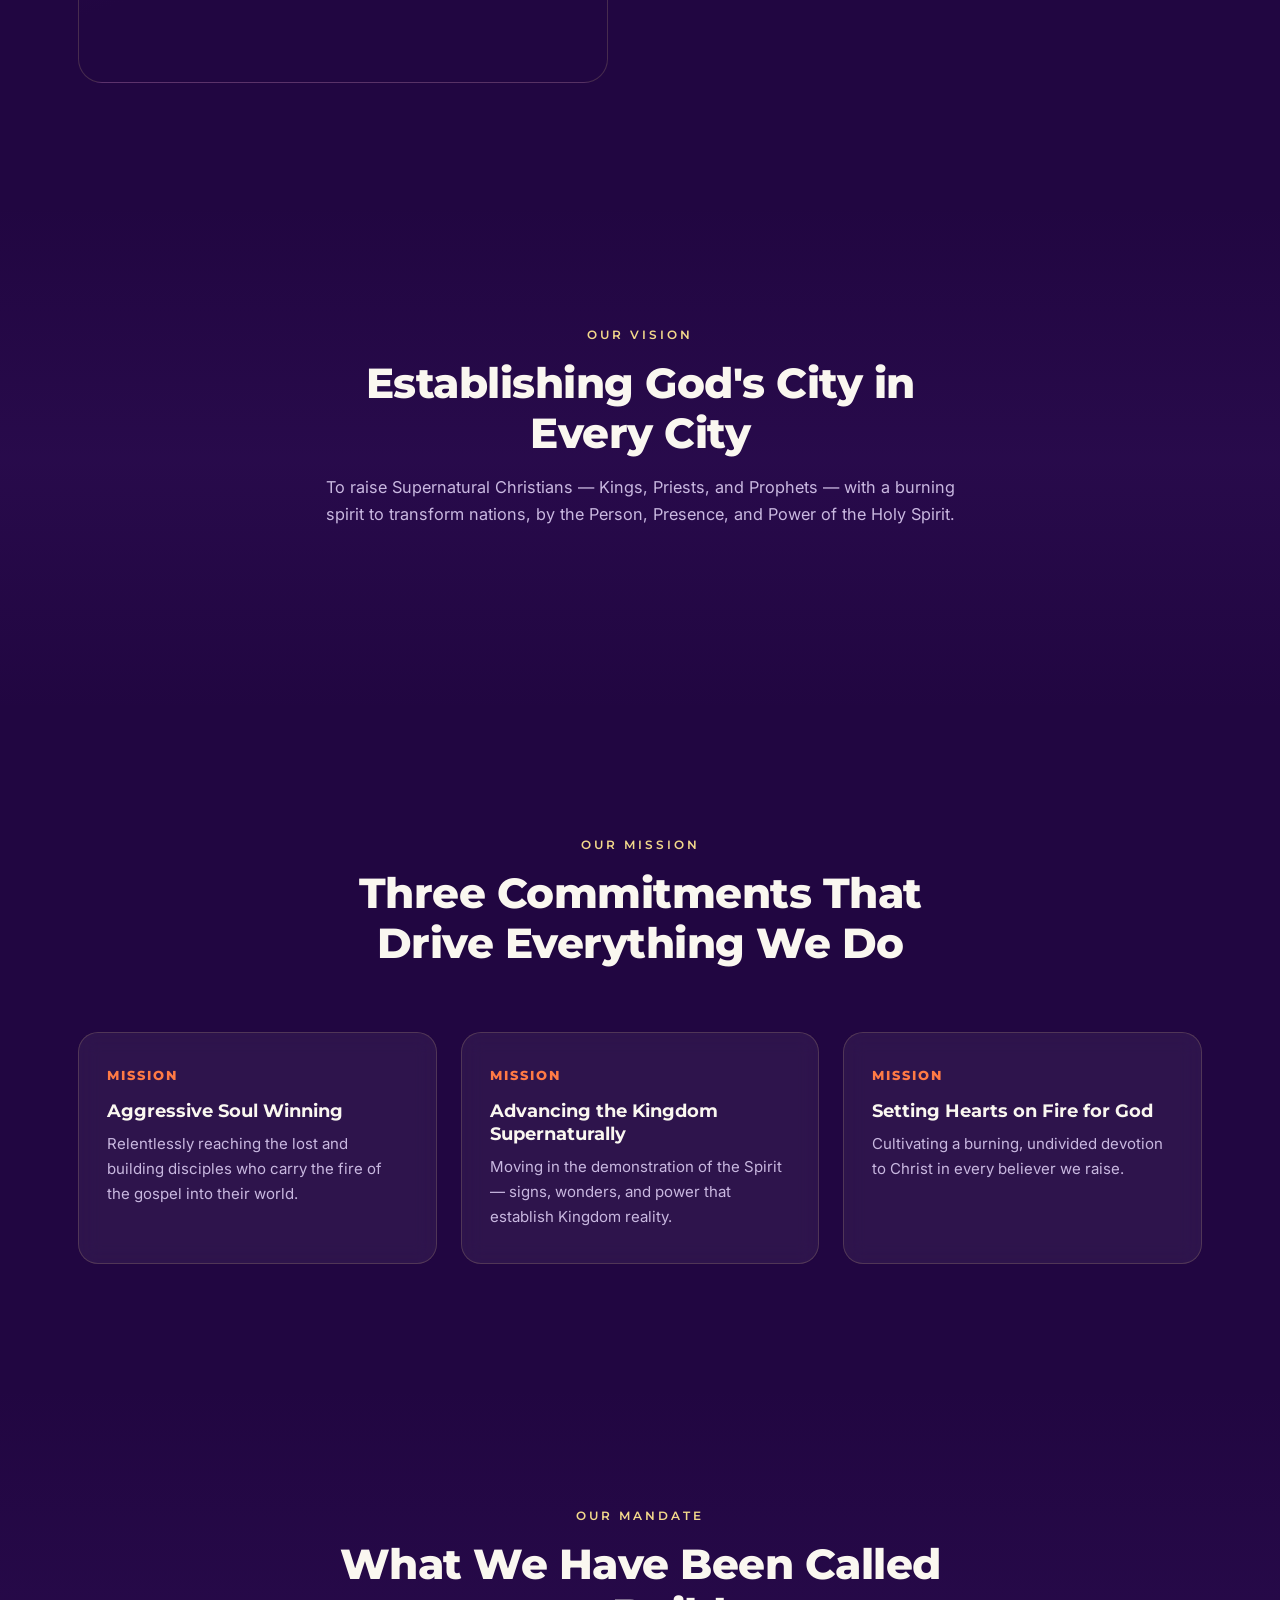
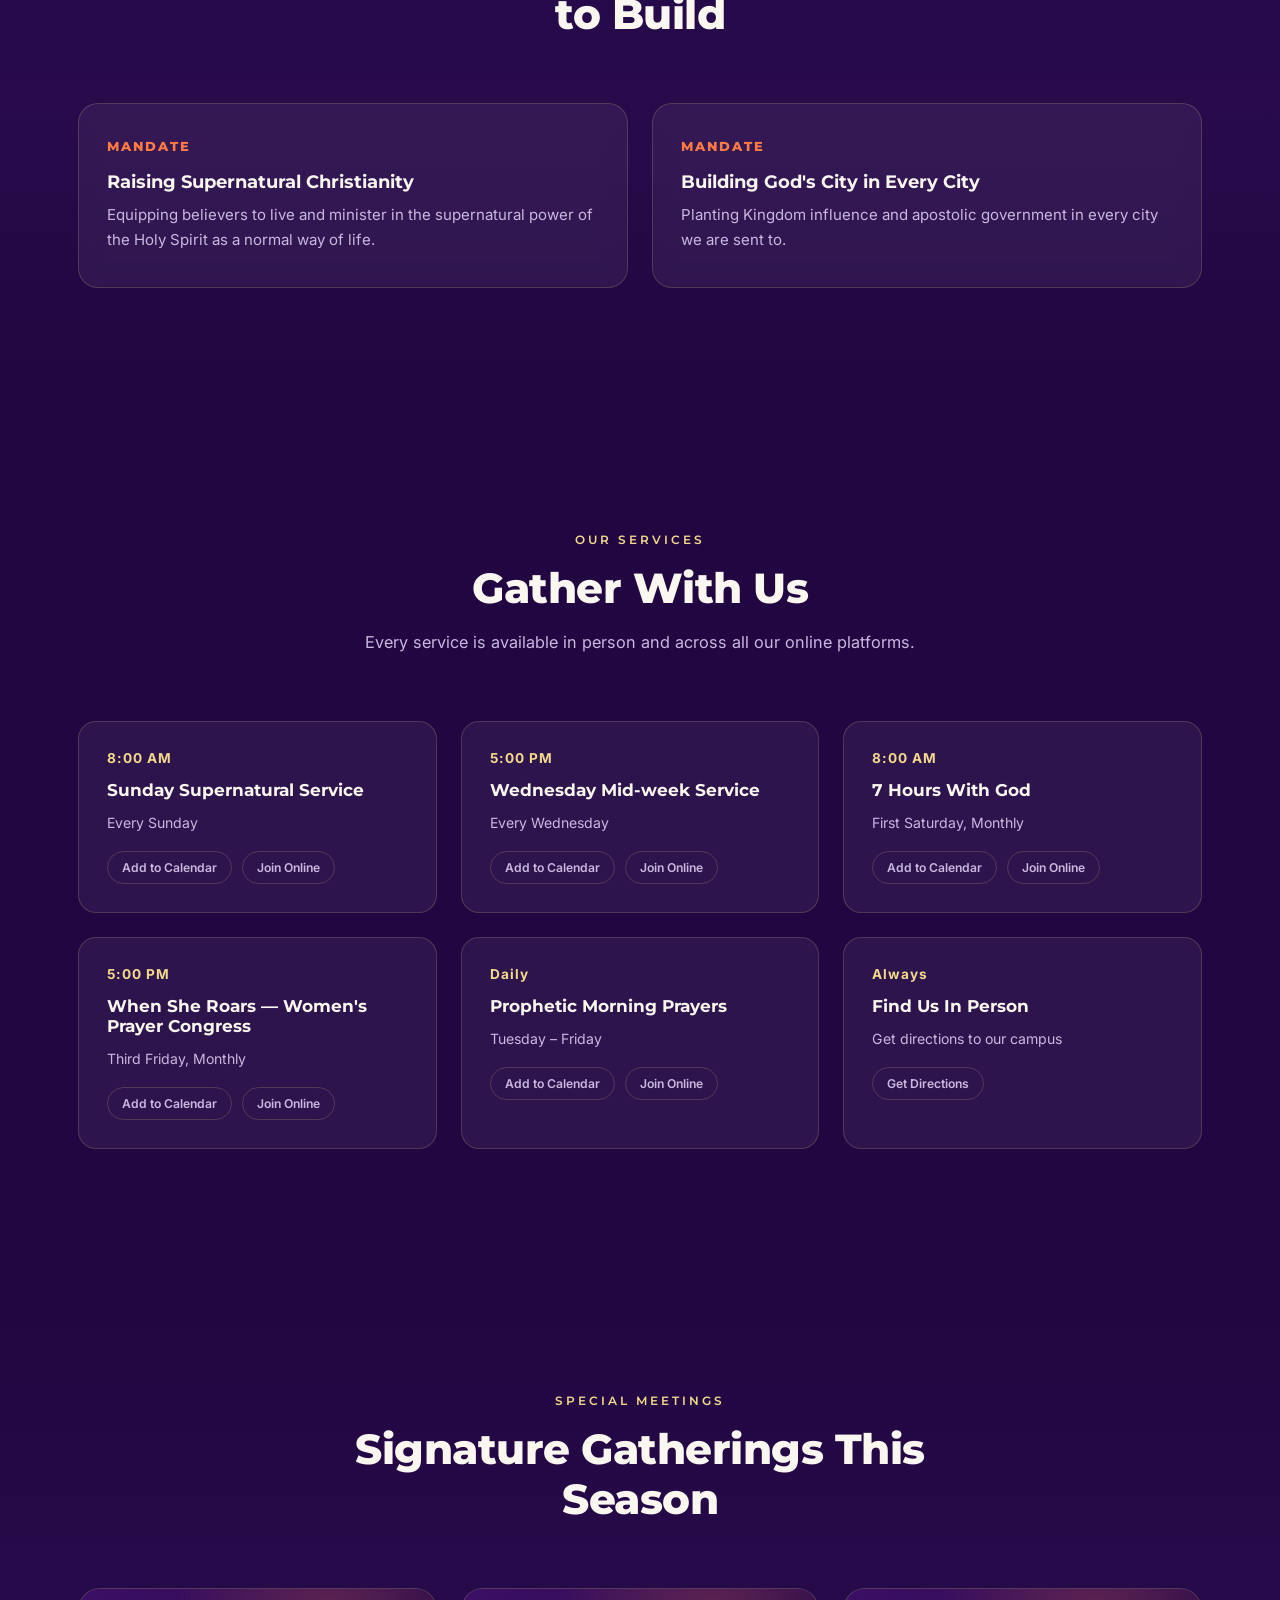
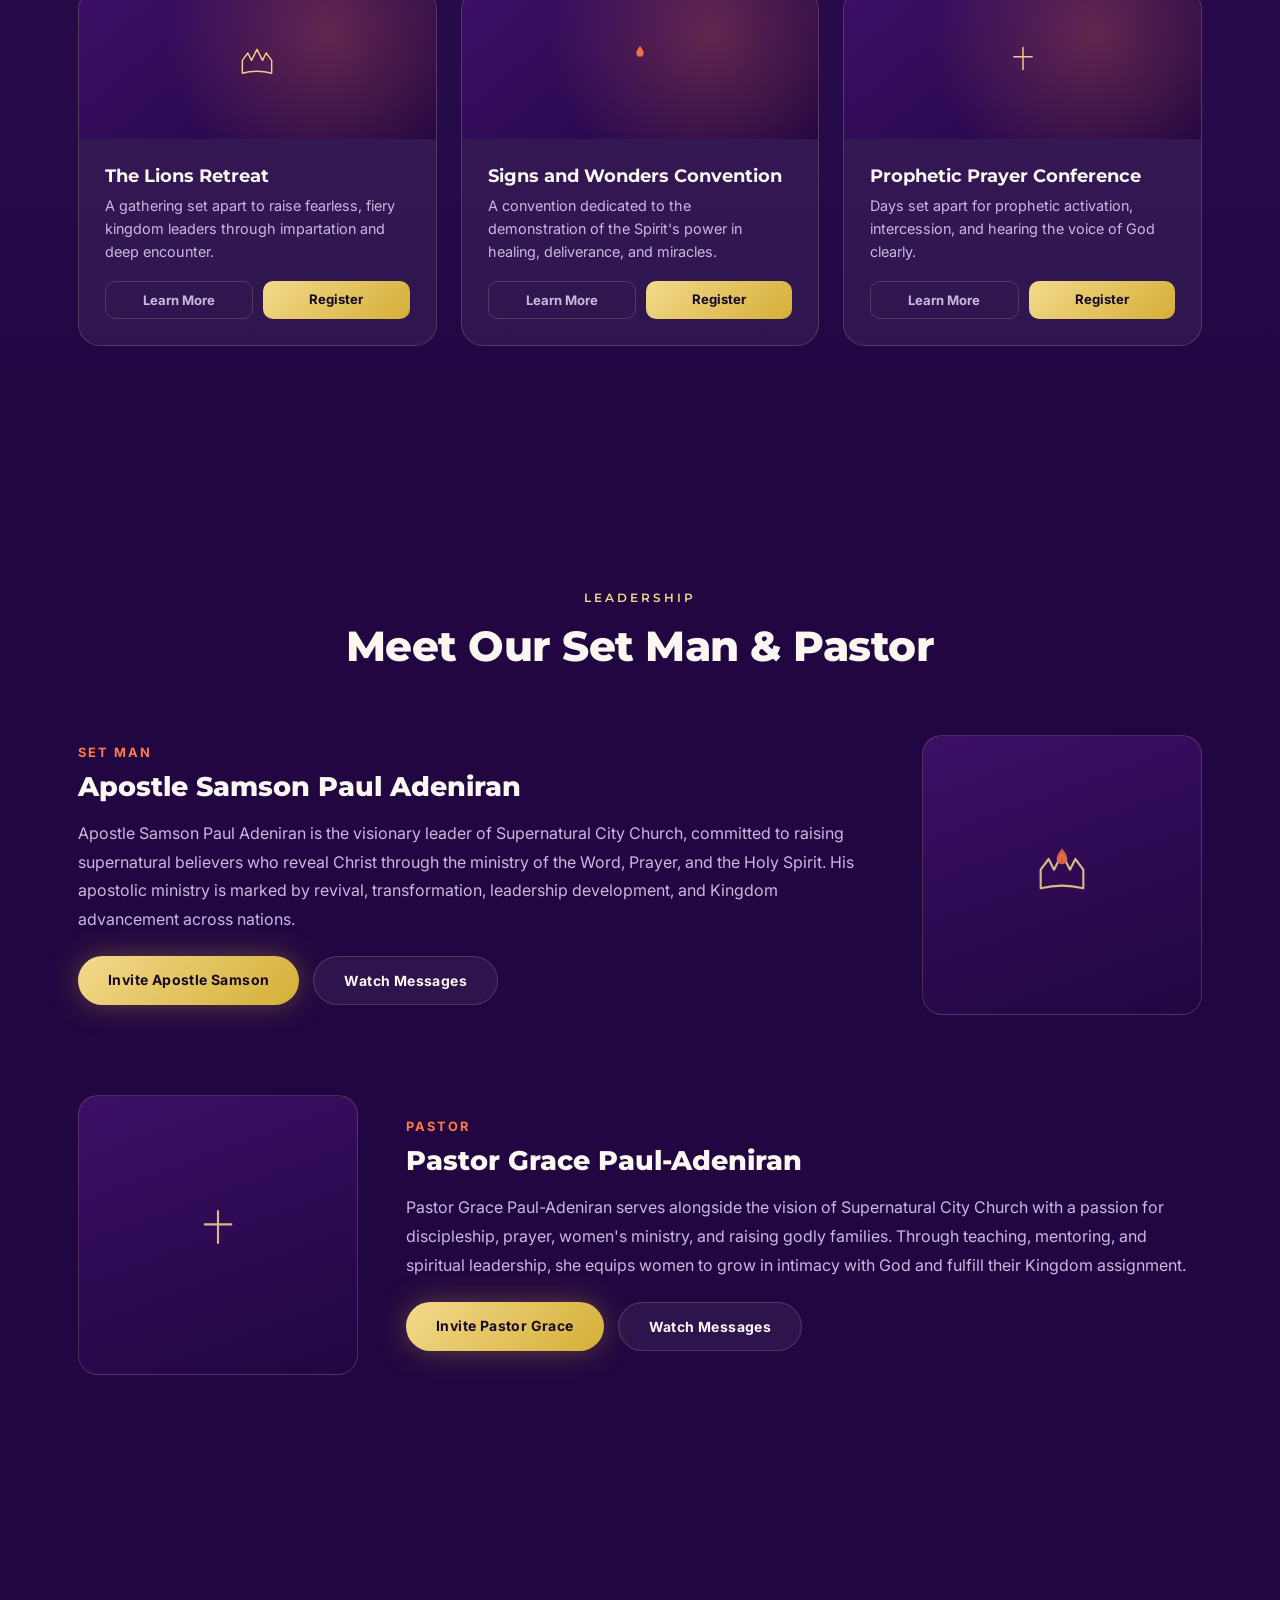
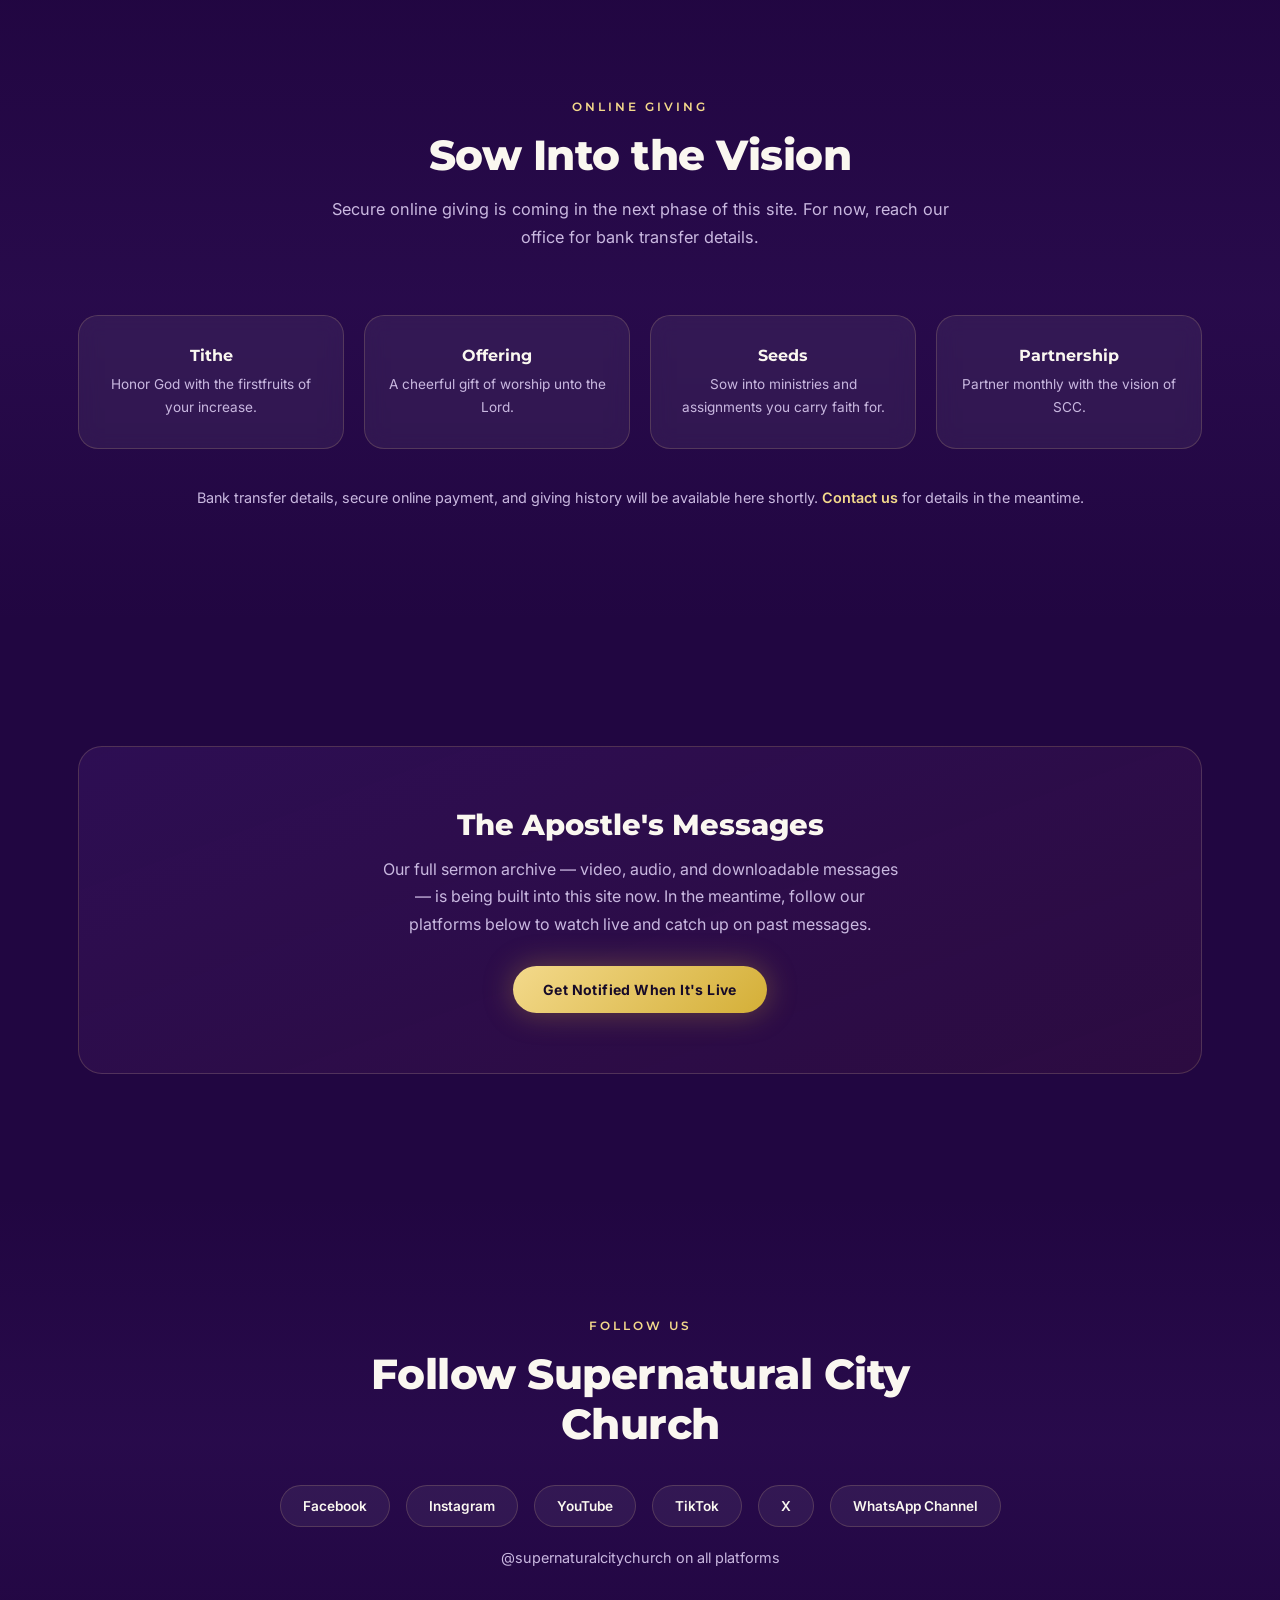
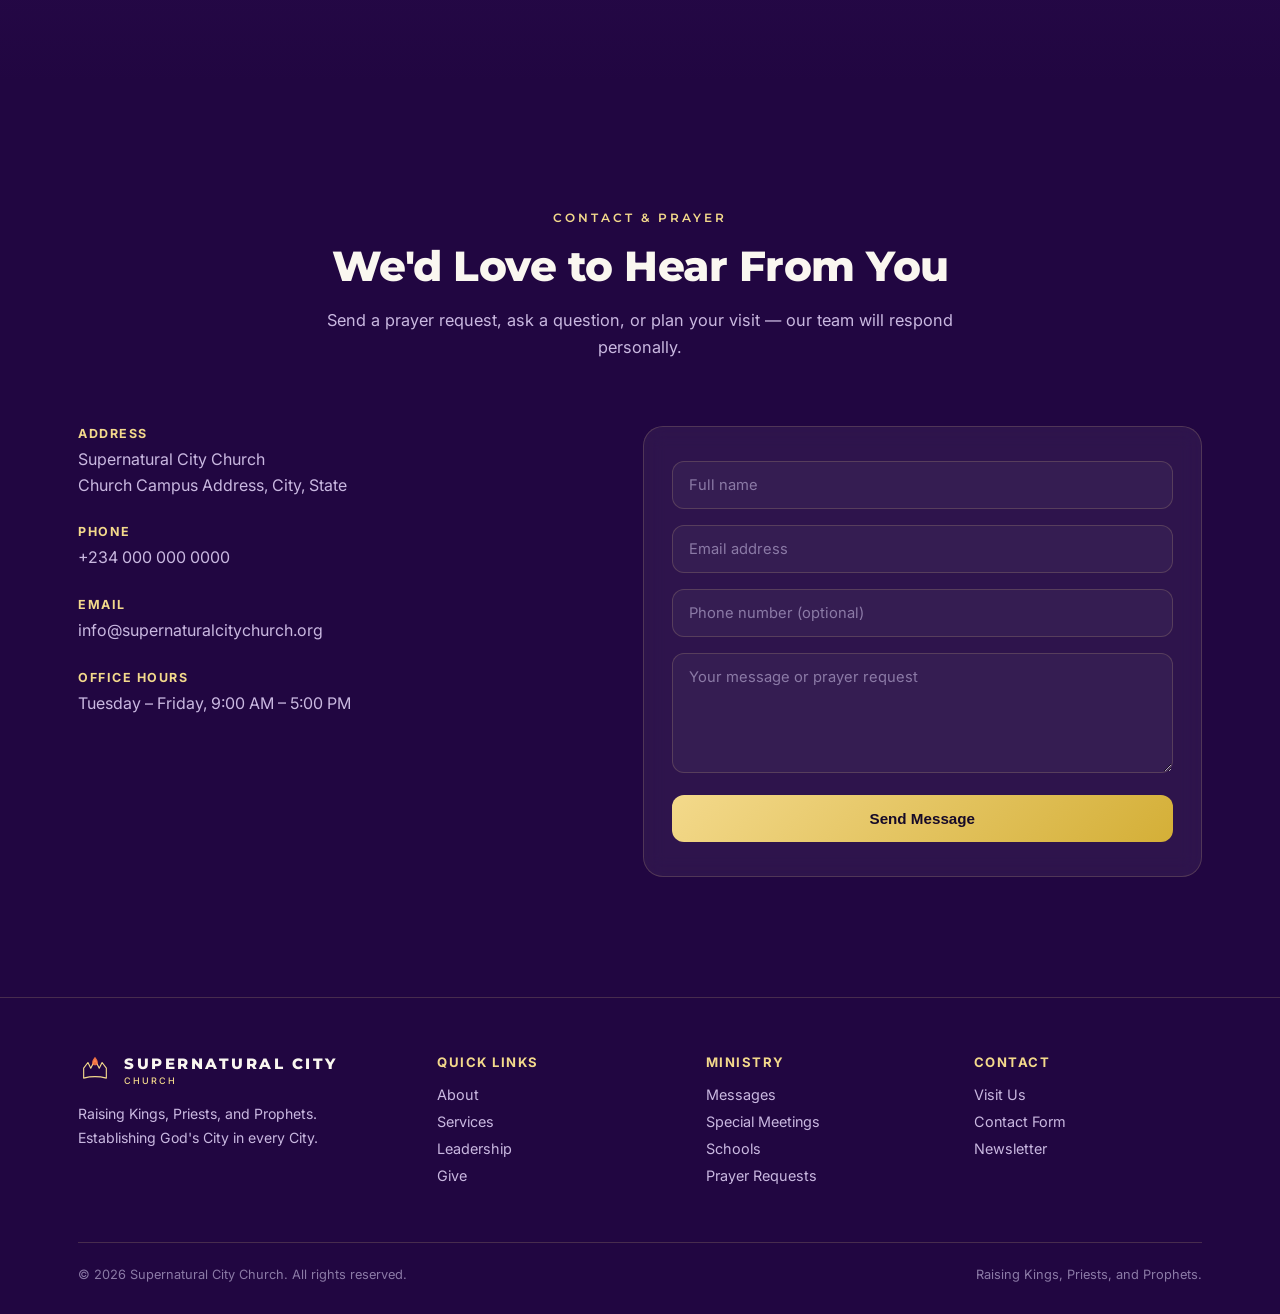
<file: index (2).html>
<!DOCTYPE html>
<html lang="en">
<head>
<meta charset="UTF-8">
<meta name="viewport" content="width=device-width, initial-scale=1.0">
<title>Supernatural City Church | Raising Kings, Priests, and Prophets</title>
<meta name="description" content="Supernatural City Church — raising supernatural Christians with a burning spirit to establish God's City in every city through the Person, Presence and Power of the Holy Spirit.">
<link rel="preconnect" href="https://fonts.googleapis.com">
<link rel="preconnect" href="https://fonts.gstatic.com" crossorigin>
<link href="https://fonts.googleapis.com/css2?family=Montserrat:wght@500;600;700;800;900&family=Inter:wght@400;500;600&display=swap" rel="stylesheet">
<style>
  :root{
    --purple-deep:#210641;
    --purple-mid:#3B0F66;
    --purple-glow:#7A3FC2;
    --gold:#D4AF37;
    --gold-light:#F3D98B;
    --orange-glow:#FF7A45;
    --cream:#FAF7F0;
    --ink:#160A28;
    --muted:#C9B8E0;
    --glass:rgba(255,255,255,0.06);
    --glass-border:rgba(243,217,139,0.18);
  }
  *{margin:0;padding:0;box-sizing:border-box;}
  html{scroll-behavior:smooth;}
  body{
    background:var(--purple-deep);
    color:var(--cream);
    font-family:'Inter',sans-serif;
    overflow-x:hidden;
  }
  h1,h2,h3,.eyebrow,.logo-text{font-family:'Montserrat',sans-serif;}
  a{color:inherit;text-decoration:none;}
  img{max-width:100%;display:block;}
  .wrap{max-width:1180px;margin:0 auto;padding:0 28px;}
  ::selection{background:var(--gold);color:var(--ink);}

  /* ---------- Signature glyph (flame-crown) ---------- */
  .glyph{width:34px;height:34px;flex-shrink:0;}
  .glyph path,.glyph polyline{fill:none;stroke:var(--gold-light);stroke-width:1.6;stroke-linecap:round;stroke-linejoin:round;}
  .glyph .flame{fill:var(--orange-glow);stroke:none;opacity:.9;}

  /* ---------- Nav ---------- */
  header{
    position:fixed;top:0;left:0;right:0;z-index:100;
    background:rgba(21,6,41,0.55);
    backdrop-filter:blur(14px);-webkit-backdrop-filter:blur(14px);
    border-bottom:1px solid var(--glass-border);
    transition:background .3s ease;
  }
  nav{display:flex;align-items:center;justify-content:space-between;padding:16px 28px;max-width:1180px;margin:0 auto;}
  .brand{display:flex;align-items:center;gap:12px;}
  .logo-text{font-weight:800;font-size:15px;letter-spacing:2.5px;color:var(--cream);line-height:1.1;}
  .logo-text span{display:block;font-size:9px;font-weight:500;letter-spacing:2px;color:var(--gold-light);font-family:'Inter',sans-serif;margin-top:3px;}
  .nav-links{display:flex;gap:34px;font-size:13px;letter-spacing:.5px;font-weight:500;}
  .nav-links a{opacity:.85;position:relative;padding:4px 0;}
  .nav-links a:hover{opacity:1;color:var(--gold-light);}
  .nav-cta{
    background:linear-gradient(135deg,var(--gold-light),var(--gold));
    color:var(--ink);padding:10px 22px;border-radius:999px;font-weight:700;font-size:13px;
    letter-spacing:.4px;box-shadow:0 0 24px rgba(212,175,55,0.35);
    transition:transform .25s ease, box-shadow .25s ease;
  }
  .nav-cta:hover{transform:translateY(-2px);box-shadow:0 0 32px rgba(212,175,55,0.55);}
  .burger{display:none;flex-direction:column;gap:5px;cursor:pointer;background:none;border:none;}
  .burger span{width:24px;height:2px;background:var(--cream);}

  /* ---------- Hero ---------- */
  .hero{
    position:relative;min-height:100vh;display:flex;align-items:center;justify-content:center;text-align:center;
    background:
      radial-gradient(ellipse 80% 60% at 50% 0%, rgba(122,63,194,0.35), transparent 60%),
      radial-gradient(ellipse 60% 50% at 50% 100%, rgba(255,122,69,0.10), transparent 70%),
      linear-gradient(180deg,var(--purple-deep) 0%, #150429 60%, #0D0219 100%);
    overflow:hidden;
    padding:140px 24px 0;
  }
  .particles{position:absolute;inset:0;pointer-events:none;}
  .particle{
    position:absolute;bottom:-10%;border-radius:50%;
    background:radial-gradient(circle,var(--gold-light),var(--orange-glow) 70%,transparent 75%);
    opacity:0;animation:rise linear infinite;
  }
  @keyframes rise{
    0%{transform:translateY(0) translateX(0);opacity:0;}
    10%{opacity:.85;}
    90%{opacity:.4;}
    100%{transform:translateY(-110vh) translateX(var(--drift,20px));opacity:0;}
  }
  .skyline{position:absolute;left:0;right:0;bottom:0;width:100%;opacity:.55;filter:drop-shadow(0 0 22px rgba(212,175,55,0.25));}
  .hero-inner{position:relative;z-index:2;max-width:840px;}
  .eyebrow{
    display:inline-flex;align-items:center;gap:10px;font-size:12px;letter-spacing:3px;font-weight:600;
    color:var(--gold-light);border:1px solid var(--glass-border);padding:8px 18px;border-radius:999px;
    background:var(--glass);margin-bottom:28px;
  }
  .hero h1{
    font-size:clamp(2.4rem,6vw,4.6rem);font-weight:800;line-height:1.08;letter-spacing:-1px;
    background:linear-gradient(180deg,#FFFFFF 10%, var(--gold-light) 95%);
    -webkit-background-clip:text;background-clip:text;color:transparent;
    margin-bottom:26px;
  }
  .hero p.lead{font-size:clamp(1rem,1.6vw,1.2rem);color:var(--muted);max-width:620px;margin:0 auto 42px;line-height:1.7;}
  .cta-row{display:flex;gap:16px;justify-content:center;flex-wrap:wrap;}
  .btn{
    padding:15px 30px;border-radius:999px;font-weight:700;font-size:14px;letter-spacing:.4px;
    transition:transform .25s ease, box-shadow .25s ease, background .25s ease;display:inline-block;
  }
  .btn-primary{background:linear-gradient(135deg,var(--gold-light),var(--gold));color:var(--ink);box-shadow:0 0 30px rgba(212,175,55,0.35);}
  .btn-primary:hover{transform:translateY(-3px);box-shadow:0 0 40px rgba(212,175,55,0.55);}
  .btn-ghost{border:1px solid var(--glass-border);background:var(--glass);color:var(--cream);}
  .btn-ghost:hover{border-color:var(--gold-light);color:var(--gold-light);transform:translateY(-3px);}
  .scroll-cue{position:absolute;bottom:34px;left:50%;transform:translateX(-50%);opacity:.7;animation:bob 2.4s ease-in-out infinite;}
  @keyframes bob{0%,100%{transform:translate(-50%,0);}50%{transform:translate(-50%,8px);}}

  /* ---------- Sections generic ---------- */
  section{position:relative;padding:120px 0;}
  .section-head{max-width:640px;margin:0 auto 64px;text-align:center;}
  .section-head .eyebrow{background:none;border:none;padding:0;margin-bottom:16px;}
  .section-head h2{font-size:clamp(1.9rem,3.4vw,2.6rem);font-weight:800;color:var(--cream);letter-spacing:-.5px;}
  .section-head p{color:var(--muted);margin-top:16px;font-size:1.02rem;line-height:1.7;}
  .divider{width:64px;height:2px;background:linear-gradient(90deg,transparent,var(--gold),transparent);margin:0 auto;}

  .fade-up{opacity:0;transform:translateY(28px);transition:opacity .8s ease, transform .8s ease;}
  .fade-up.in{opacity:1;transform:translateY(0);}

  /* ---------- About ---------- */
  .about-grid{display:grid;grid-template-columns:1fr 1fr;gap:64px;align-items:center;}
  .about-copy p{color:var(--muted);line-height:1.85;margin-bottom:18px;font-size:1.02rem;}
  .about-copy p strong{color:var(--gold-light);font-weight:600;}
  .about-frame{
    aspect-ratio:4/5;border-radius:24px;
    background:linear-gradient(160deg,var(--purple-mid),var(--purple-deep) 70%);
    border:1px solid var(--glass-border);position:relative;overflow:hidden;
    display:flex;align-items:center;justify-content:center;
  }
  .about-frame .glyph{width:96px;height:96px;opacity:.9;}
  .about-frame::after{content:"";position:absolute;inset:0;background:radial-gradient(circle at 30% 20%,rgba(255,122,69,0.18),transparent 55%);}

  /* ---------- Cards ---------- */
  .card{
    background:var(--glass);border:1px solid var(--glass-border);border-radius:20px;padding:34px 28px;
    backdrop-filter:blur(10px);transition:transform .3s ease, border-color .3s ease, box-shadow .3s ease;
  }
  .card:hover{transform:translateY(-6px);border-color:rgba(243,217,139,0.4);box-shadow:0 20px 50px rgba(0,0,0,0.35);}
  .card .num{font-family:'Montserrat',sans-serif;font-weight:800;font-size:13px;color:var(--orange-glow);letter-spacing:2px;margin-bottom:16px;display:block;}
  .card h3{font-size:1.15rem;font-weight:700;margin-bottom:10px;color:var(--cream);}
  .card p{color:var(--muted);font-size:.94rem;line-height:1.65;}

  .grid-3{display:grid;grid-template-columns:repeat(3,1fr);gap:24px;}
  .grid-2{display:grid;grid-template-columns:repeat(2,1fr);gap:24px;}

  /* Alternate section tint */
  .tint{background:linear-gradient(180deg,transparent, rgba(122,63,194,0.08), transparent);}

  /* ---------- Services ---------- */
  .service-card{
    background:var(--glass);border:1px solid var(--glass-border);border-radius:18px;padding:28px;
    display:flex;flex-direction:column;gap:14px;
  }
  .service-card .time{color:var(--gold-light);font-weight:700;font-size:.85rem;letter-spacing:1px;}
  .service-card h3{font-size:1.05rem;font-weight:700;}
  .service-card .cadence{color:var(--muted);font-size:.88rem;}
  .service-actions{display:flex;gap:10px;flex-wrap:wrap;margin-top:6px;}
  .mini-btn{font-size:.76rem;font-weight:600;padding:8px 14px;border-radius:999px;border:1px solid var(--glass-border);color:var(--muted);}
  .mini-btn:hover{border-color:var(--gold-light);color:var(--gold-light);}

  /* ---------- Events ---------- */
  .event-card{border-radius:22px;overflow:hidden;border:1px solid var(--glass-border);background:var(--glass);}
  .event-top{height:150px;background:linear-gradient(140deg,var(--purple-mid),var(--purple-deep));position:relative;display:flex;align-items:center;justify-content:center;}
  .event-top::after{content:"";position:absolute;inset:0;background:radial-gradient(circle at 70% 30%,rgba(255,122,69,0.25),transparent 60%);}
  .event-body{padding:26px;}
  .event-body h3{font-size:1.1rem;font-weight:700;margin-bottom:8px;}
  .event-body p{color:var(--muted);font-size:.9rem;line-height:1.6;margin-bottom:18px;}
  .event-actions{display:flex;gap:10px;}
  .event-actions a{flex:1;text-align:center;padding:10px;border-radius:10px;font-size:.82rem;font-weight:700;}
  .event-actions .learn{border:1px solid var(--glass-border);color:var(--muted);}
  .event-actions .register{background:linear-gradient(135deg,var(--gold-light),var(--gold));color:var(--ink);}

  /* ---------- Leadership ---------- */
  .leader{display:grid;grid-template-columns:280px 1fr;gap:48px;align-items:center;margin-bottom:80px;}
  .leader:nth-child(even){grid-template-columns:1fr 280px;}
  .leader:nth-child(even) .leader-photo{order:2;}
  .leader-photo{
    aspect-ratio:1/1;border-radius:20px;background:linear-gradient(160deg,var(--purple-mid),var(--purple-deep));
    border:1px solid var(--glass-border);display:flex;align-items:center;justify-content:center;position:relative;overflow:hidden;
  }
  .leader-photo .glyph{width:64px;height:64px;opacity:.85;}
  .leader-copy .role{color:var(--orange-glow);font-weight:700;font-size:.8rem;letter-spacing:2px;margin-bottom:10px;display:block;}
  .leader-copy h3{font-size:1.7rem;font-weight:800;margin-bottom:16px;}
  .leader-copy p{color:var(--muted);line-height:1.8;margin-bottom:22px;}
  .leader-actions{display:flex;gap:14px;flex-wrap:wrap;}

  /* ---------- Give ---------- */
  .give-grid{display:grid;grid-template-columns:repeat(4,1fr);gap:20px;}
  .give-card{text-align:center;padding:30px 20px;}
  .give-card h3{font-size:1rem;margin-bottom:8px;}
  .give-card p{font-size:.85rem;color:var(--muted);margin-bottom:0;}
  .give-note{text-align:center;color:var(--muted);font-size:.9rem;margin-top:40px;}

  /* ---------- Sermons teaser ---------- */
  .sermon-teaser{
    border:1px solid var(--glass-border);border-radius:24px;padding:60px 40px;text-align:center;
    background:linear-gradient(160deg,rgba(122,63,194,0.14),rgba(255,122,69,0.05));
  }
  .sermon-teaser h2{font-size:1.8rem;font-weight:800;margin-bottom:14px;}
  .sermon-teaser p{color:var(--muted);max-width:520px;margin:0 auto 28px;line-height:1.7;}

  /* ---------- Social ---------- */
  .social-row{display:flex;justify-content:center;gap:16px;flex-wrap:wrap;}
  .social-pill{
    display:flex;align-items:center;gap:10px;padding:12px 22px;border-radius:999px;
    border:1px solid var(--glass-border);background:var(--glass);font-size:.85rem;font-weight:600;
  }
  .social-pill:hover{border-color:var(--gold-light);color:var(--gold-light);}

  /* ---------- Contact ---------- */
  .contact-grid{display:grid;grid-template-columns:1fr 1.1fr;gap:56px;}
  .contact-info .item{margin-bottom:26px;}
  .contact-info .label{color:var(--gold-light);font-size:.78rem;font-weight:700;letter-spacing:1.5px;margin-bottom:6px;display:block;}
  .contact-info .val{color:var(--muted);line-height:1.6;}
  form.card{display:flex;flex-direction:column;gap:16px;}
  form.card input, form.card textarea{
    background:rgba(255,255,255,0.04);border:1px solid var(--glass-border);border-radius:12px;
    padding:14px 16px;color:var(--cream);font-family:'Inter',sans-serif;font-size:.92rem;
  }
  form.card input::placeholder, form.card textarea::placeholder{color:#8b7aa6;}
  form.card input:focus, form.card textarea:focus{outline:2px solid var(--gold-light);outline-offset:1px;}
  form.card textarea{min-height:120px;resize:vertical;}
  form.card .hp{position:absolute;left:-9999px;}
  form.card button{
    background:linear-gradient(135deg,var(--gold-light),var(--gold));color:var(--ink);border:none;
    padding:15px;border-radius:12px;font-weight:700;font-size:.95rem;cursor:pointer;margin-top:6px;
  }
  form.card button:hover{box-shadow:0 0 30px rgba(212,175,55,0.4);}

  /* ---------- Footer ---------- */
  footer{border-top:1px solid var(--glass-border);padding:56px 0 32px;}
  .footer-grid{display:grid;grid-template-columns:1.4fr 1fr 1fr 1fr;gap:40px;margin-bottom:48px;}
  .footer-col h4{font-size:.82rem;letter-spacing:1.5px;color:var(--gold-light);margin-bottom:16px;}
  .footer-col a{display:block;color:var(--muted);font-size:.9rem;margin-bottom:10px;}
  .footer-col a:hover{color:var(--gold-light);}
  .footer-brand p{color:var(--muted);font-size:.88rem;line-height:1.7;margin-top:14px;max-width:280px;}
  .footer-bottom{border-top:1px solid var(--glass-border);padding-top:24px;display:flex;justify-content:space-between;flex-wrap:wrap;gap:12px;color:#8b7aa6;font-size:.8rem;}

  @media(max-width:920px){
    .nav-cta{display:none;}
    .burger{display:flex;}
    .nav-links{
      display:flex;flex-direction:column;gap:4px;
      position:absolute;top:100%;right:20px;left:20px;
      background:#1B0538;padding:16px;border-radius:16px;
      border:1px solid var(--glass-border);
      box-shadow:0 20px 50px rgba(0,0,0,0.45);
      max-height:0;overflow:hidden;opacity:0;pointer-events:none;
      transition:max-height .35s ease, opacity .25s ease;
    }
    .nav-links.open{max-height:420px;opacity:1;pointer-events:auto;}
    .nav-links a{padding:12px 10px;border-radius:10px;}
    .nav-links a:hover{background:rgba(255,255,255,0.05);}
    .nav-links .nav-give-mobile{
      display:block;margin-top:6px;text-align:center;font-weight:700;color:var(--ink);
      background:linear-gradient(135deg,var(--gold-light),var(--gold));border-radius:10px;
    }
    .burger.open span:nth-child(1){transform:translateY(7px) rotate(45deg);}
    .burger.open span:nth-child(2){opacity:0;}
    .burger.open span:nth-child(3){transform:translateY(-7px) rotate(-45deg);}
    .burger span{transition:transform .25s ease, opacity .2s ease;}
    .about-grid,.contact-grid{grid-template-columns:1fr;}
    .grid-3,.grid-2,.give-grid,.services-grid{grid-template-columns:1fr 1fr;}
    .leader,.leader:nth-child(even){grid-template-columns:1fr;text-align:center;}
    .leader-photo{width:220px;margin:0 auto;order:0 !important;}
    .footer-grid{grid-template-columns:1fr 1fr;}
    .eyebrow{white-space:normal;text-align:center;font-size:11px;padding:8px 14px;}
    .hero{padding-top:120px;}
  }
  @media(max-width:600px){
    .grid-3,.grid-2,.give-grid,.services-grid{grid-template-columns:1fr;}
    .footer-grid{grid-template-columns:1fr;}
    section{padding:70px 0;}
    nav{padding:14px 18px;}
    .logo-text{font-size:13px;}
  }
  @media (prefers-reduced-motion: reduce){
    .particle{animation:none;display:none;}
    .fade-up{transition:none;opacity:1;transform:none;}
    .scroll-cue{animation:none;}
  }
</style>
</head>
<body>

<!-- ================= NAV ================= -->
<header>
  <nav>
    <a href="#" class="brand">
      <svg class="glyph" viewBox="0 0 48 48"><path d="M8 20 L14 12 L18 20 L24 8 L30 20 L34 12 L40 20 L40 34 Q24 30 8 34 Z"/><path class="flame" d="M24 4c2 3 4 5 4 8a4 4 0 0 1-8 0c0-3 2-5 4-8z" stroke="none"/></svg>
      <span class="logo-text">SUPERNATURAL CITY<span>CHURCH</span></span>
    </a>
    <div class="nav-links">
      <a href="#about">About</a>
      <a href="#vision">Vision</a>
      <a href="#services">Services</a>
      <a href="#leadership">Leadership</a>
      <a href="#sermons">Messages</a>
      <a href="#contact">Contact</a>
      <a href="#give" class="nav-give-mobile">Give Online</a>
    </div>
    <a href="#give" class="nav-cta">Give Online</a>
    <button class="burger" id="burgerBtn" aria-label="Open menu" aria-expanded="false">
      <span></span><span></span><span></span>
    </button>
  </nav>
</header>

<!-- ================= HERO ================= -->
<section class="hero">
  <div class="particles" id="particles"></div>
  <svg class="skyline" viewBox="0 0 1200 160" preserveAspectRatio="none" xmlns="http://www.w3.org/2000/svg">
    <g fill="none" stroke="#D4AF37" stroke-width="1.4" opacity="0.6">
      <path d="M0 160 L0 100 L30 100 L30 70 L60 70 L60 110 L90 110 L90 60 L100 60 L100 40 L110 40 L110 60 L120 60 L120 90 L160 90 L160 50 L175 50 L175 20 L190 20 L190 50 L205 50 L205 90 L260 90 L260 75 L280 75 L280 110 L330 110 L330 65 L345 65 L345 30 L360 30 L360 65 L375 65 L375 110 L430 110 L430 85 L460 85 L460 45 L470 45 L470 25 L480 25 L480 45 L490 45 L490 85 L520 85 L520 110 L580 110 L580 70 L600 70 L600 100 L650 100 L650 55 L665 55 L665 15 L680 15 L680 55 L695 55 L695 100 L760 100 L760 80 L790 80 L790 40 L800 40 L800 20 L810 20 L810 40 L820 40 L820 80 L850 80 L850 110 L910 110 L910 65 L930 65 L930 95 L980 95 L980 50 L995 50 L995 25 L1010 25 L1010 50 L1025 50 L1025 95 L1090 95 L1090 75 L1120 75 L1120 110 L1200 110 L1200 160 Z"/>
    </g>
  </svg>
  <div class="hero-inner">
    <div class="eyebrow">✦ RAISING KINGS · PRIESTS · PROPHETS ✦</div>
    <h1>Raising Supernatural Christians Who Transform Nations</h1>
    <p class="lead">Supernatural City Church is raising Kings, Priests, and Prophets with a burning spirit to establish God's City in every City — through the Person, Presence and Power of the Holy Spirit.</p>
    <div class="cta-row">
      <a href="#contact" class="btn btn-primary">Visit Us</a>
      <a href="#sermons" class="btn btn-ghost">Watch Messages</a>
      <a href="#give" class="btn btn-ghost">Give Online</a>
    </div>
  </div>
  <div class="scroll-cue">
    <svg width="20" height="30" viewBox="0 0 20 30" fill="none"><rect x="1" y="1" width="18" height="28" rx="9" stroke="#F3D98B" stroke-width="1.4"/><circle cx="10" cy="9" r="2.4" fill="#F3D98B"/></svg>
  </div>
</section>

<!-- ================= ABOUT ================= -->
<section id="about">
  <div class="wrap about-grid">
    <div class="about-frame fade-up">
      <svg class="glyph" viewBox="0 0 48 48"><path d="M8 20 L14 12 L18 20 L24 8 L30 20 L34 12 L40 20 L40 34 Q24 30 8 34 Z"/><path class="flame" d="M24 4c2 3 4 5 4 8a4 4 0 0 1-8 0c0-3 2-5 4-8z" stroke="none"/></svg>
    </div>
    <div class="about-copy fade-up">
      <div class="eyebrow" style="border:none;padding:0;background:none;">ABOUT SCC</div>
      <h2 style="font-size:2.2rem;font-weight:800;margin:14px 0 22px;">A Ministry Built on Presence, Power, and Purpose</h2>
      <p>Supernatural City Church is an <strong>apostolic ministry</strong> committed to raising believers who walk in the supernatural reality of God's Kingdom. We are passionate about transforming lives through the ministry of the Word, Prayer, the Holy Spirit, and Kingdom Discipleship.</p>
      <p>We exist to build people into <strong>Kings, Priests, and Prophets</strong> who carry God's Presence into every sphere of society and establish His influence across cities and nations.</p>
    </div>
  </div>
</section>

<!-- ================= VISION ================= -->
<section id="vision" class="tint">
  <div class="wrap">
    <div class="section-head fade-up">
      <div class="eyebrow">OUR VISION</div>
      <h2>Establishing God's City in Every City</h2>
      <p>To raise Supernatural Christians — Kings, Priests, and Prophets — with a burning spirit to transform nations, by the Person, Presence, and Power of the Holy Spirit.</p>
    </div>
  </div>
</section>

<!-- ================= MISSION ================= -->
<section id="mission">
  <div class="wrap">
    <div class="section-head fade-up">
      <div class="eyebrow">OUR MISSION</div>
      <h2>Three Commitments That Drive Everything We Do</h2>
    </div>
    <div class="grid-3 fade-up">
      <div class="card"><span class="num">MISSION</span><h3>Aggressive Soul Winning</h3><p>Relentlessly reaching the lost and building disciples who carry the fire of the gospel into their world.</p></div>
      <div class="card"><span class="num">MISSION</span><h3>Advancing the Kingdom Supernaturally</h3><p>Moving in the demonstration of the Spirit — signs, wonders, and power that establish Kingdom reality.</p></div>
      <div class="card"><span class="num">MISSION</span><h3>Setting Hearts on Fire for God</h3><p>Cultivating a burning, undivided devotion to Christ in every believer we raise.</p></div>
    </div>
  </div>
</section>

<!-- ================= MANDATE ================= -->
<section class="tint">
  <div class="wrap">
    <div class="section-head fade-up">
      <div class="eyebrow">OUR MANDATE</div>
      <h2>What We Have Been Called to Build</h2>
    </div>
    <div class="grid-2 fade-up">
      <div class="card"><span class="num">MANDATE</span><h3>Raising Supernatural Christianity</h3><p>Equipping believers to live and minister in the supernatural power of the Holy Spirit as a normal way of life.</p></div>
      <div class="card"><span class="num">MANDATE</span><h3>Building God's City in Every City</h3><p>Planting Kingdom influence and apostolic government in every city we are sent to.</p></div>
    </div>
  </div>
</section>

<!-- ================= SERVICES ================= -->
<section id="services">
  <div class="wrap">
    <div class="section-head fade-up">
      <div class="eyebrow">OUR SERVICES</div>
      <h2>Gather With Us</h2>
      <p>Every service is available in person and across all our online platforms.</p>
    </div>
    <div class="grid-3 fade-up services-grid">
      <div class="service-card">
        <span class="time">8:00 AM</span>
        <h3>Sunday Supernatural Service</h3>
        <span class="cadence">Every Sunday</span>
        <div class="service-actions"><a href="#" class="mini-btn">Add to Calendar</a><a href="#sermons" class="mini-btn">Join Online</a></div>
      </div>
      <div class="service-card">
        <span class="time">5:00 PM</span>
        <h3>Wednesday Mid-week Service</h3>
        <span class="cadence">Every Wednesday</span>
        <div class="service-actions"><a href="#" class="mini-btn">Add to Calendar</a><a href="#sermons" class="mini-btn">Join Online</a></div>
      </div>
      <div class="service-card">
        <span class="time">8:00 AM</span>
        <h3>7 Hours With God</h3>
        <span class="cadence">First Saturday, Monthly</span>
        <div class="service-actions"><a href="#" class="mini-btn">Add to Calendar</a><a href="#sermons" class="mini-btn">Join Online</a></div>
      </div>
      <div class="service-card">
        <span class="time">5:00 PM</span>
        <h3>When She Roars — Women's Prayer Congress</h3>
        <span class="cadence">Third Friday, Monthly</span>
        <div class="service-actions"><a href="#" class="mini-btn">Add to Calendar</a><a href="#sermons" class="mini-btn">Join Online</a></div>
      </div>
      <div class="service-card">
        <span class="time">Daily</span>
        <h3>Prophetic Morning Prayers</h3>
        <span class="cadence">Tuesday – Friday</span>
        <div class="service-actions"><a href="#" class="mini-btn">Add to Calendar</a><a href="#sermons" class="mini-btn">Join Online</a></div>
      </div>
      <div class="service-card">
        <span class="time">Always</span>
        <h3>Find Us In Person</h3>
        <span class="cadence">Get directions to our campus</span>
        <div class="service-actions"><a href="#contact" class="mini-btn">Get Directions</a></div>
      </div>
    </div>
  </div>
</section>

<!-- ================= SPECIAL MEETINGS ================= -->
<section class="tint">
  <div class="wrap">
    <div class="section-head fade-up">
      <div class="eyebrow">SPECIAL MEETINGS</div>
      <h2>Signature Gatherings This Season</h2>
    </div>
    <div class="grid-3 fade-up">
      <div class="event-card">
        <div class="event-top"><svg class="glyph" viewBox="0 0 48 48" style="width:44px;height:44px;"><path d="M8 20 L14 12 L18 20 L24 8 L30 20 L34 12 L40 20 L40 34 Q24 30 8 34 Z"/></svg></div>
        <div class="event-body">
          <h3>The Lions Retreat</h3>
          <p>A gathering set apart to raise fearless, fiery kingdom leaders through impartation and deep encounter.</p>
          <div class="event-actions"><a href="#contact" class="learn">Learn More</a><a href="#contact" class="register">Register</a></div>
        </div>
      </div>
      <div class="event-card">
        <div class="event-top"><svg class="glyph" viewBox="0 0 48 48" style="width:44px;height:44px;"><path class="flame" d="M24 4c2 3 4 5 4 8a4 4 0 0 1-8 0c0-3 2-5 4-8z" stroke="none"/></svg></div>
        <div class="event-body">
          <h3>Signs and Wonders Convention</h3>
          <p>A convention dedicated to the demonstration of the Spirit's power in healing, deliverance, and miracles.</p>
          <div class="event-actions"><a href="#contact" class="learn">Learn More</a><a href="#contact" class="register">Register</a></div>
        </div>
      </div>
      <div class="event-card">
        <div class="event-top"><svg class="glyph" viewBox="0 0 48 48" style="width:44px;height:44px;"><path d="M24 6 L24 30 M14 16 L34 16"/></svg></div>
        <div class="event-body">
          <h3>Prophetic Prayer Conference</h3>
          <p>Days set apart for prophetic activation, intercession, and hearing the voice of God clearly.</p>
          <div class="event-actions"><a href="#contact" class="learn">Learn More</a><a href="#contact" class="register">Register</a></div>
        </div>
      </div>
    </div>
  </div>
</section>

<!-- ================= LEADERSHIP ================= -->
<section id="leadership">
  <div class="wrap">
    <div class="section-head fade-up">
      <div class="eyebrow">LEADERSHIP</div>
      <h2>Meet Our Set Man &amp; Pastor</h2>
    </div>

    <div class="leader fade-up">
      <div class="leader-photo"><svg class="glyph" viewBox="0 0 48 48"><path d="M8 20 L14 12 L18 20 L24 8 L30 20 L34 12 L40 20 L40 34 Q24 30 8 34 Z"/><path class="flame" d="M24 4c2 3 4 5 4 8a4 4 0 0 1-8 0c0-3 2-5 4-8z" stroke="none"/></svg></div>
      <div class="leader-copy">
        <span class="role">SET MAN</span>
        <h3>Apostle Samson Paul Adeniran</h3>
        <p>Apostle Samson Paul Adeniran is the visionary leader of Supernatural City Church, committed to raising supernatural believers who reveal Christ through the ministry of the Word, Prayer, and the Holy Spirit. His apostolic ministry is marked by revival, transformation, leadership development, and Kingdom advancement across nations.</p>
        <div class="leader-actions">
          <a href="#contact" class="btn btn-primary">Invite Apostle Samson</a>
          <a href="#sermons" class="btn btn-ghost">Watch Messages</a>
        </div>
      </div>
    </div>

    <div class="leader fade-up">
      <div class="leader-photo"><svg class="glyph" viewBox="0 0 48 48"><path d="M24 6 L24 30 M14 16 L34 16"/></svg></div>
      <div class="leader-copy">
        <span class="role">PASTOR</span>
        <h3>Pastor Grace Paul-Adeniran</h3>
        <p>Pastor Grace Paul-Adeniran serves alongside the vision of Supernatural City Church with a passion for discipleship, prayer, women's ministry, and raising godly families. Through teaching, mentoring, and spiritual leadership, she equips women to grow in intimacy with God and fulfill their Kingdom assignment.</p>
        <div class="leader-actions">
          <a href="#contact" class="btn btn-primary">Invite Pastor Grace</a>
          <a href="#sermons" class="btn btn-ghost">Watch Messages</a>
        </div>
      </div>
    </div>
  </div>
</section>

<!-- ================= GIVE ================= -->
<section id="give" class="tint">
  <div class="wrap">
    <div class="section-head fade-up">
      <div class="eyebrow">ONLINE GIVING</div>
      <h2>Sow Into the Vision</h2>
      <p>Secure online giving is coming in the next phase of this site. For now, reach our office for bank transfer details.</p>
    </div>
    <div class="give-grid fade-up">
      <div class="card give-card"><h3>Tithe</h3><p>Honor God with the firstfruits of your increase.</p></div>
      <div class="card give-card"><h3>Offering</h3><p>A cheerful gift of worship unto the Lord.</p></div>
      <div class="card give-card"><h3>Seeds</h3><p>Sow into ministries and assignments you carry faith for.</p></div>
      <div class="card give-card"><h3>Partnership</h3><p>Partner monthly with the vision of SCC.</p></div>
    </div>
    <p class="give-note">Bank transfer details, secure online payment, and giving history will be available here shortly. <a href="#contact" style="color:var(--gold-light);font-weight:600;">Contact us</a> for details in the meantime.</p>
  </div>
</section>

<!-- ================= SERMONS TEASER ================= -->
<section id="sermons">
  <div class="wrap">
    <div class="sermon-teaser fade-up">
      <h2>The Apostle's Messages</h2>
      <p>Our full sermon archive — video, audio, and downloadable messages — is being built into this site now. In the meantime, follow our platforms below to watch live and catch up on past messages.</p>
      <a href="#contact" class="btn btn-primary">Get Notified When It's Live</a>
    </div>
  </div>
</section>

<!-- ================= SOCIAL ================= -->
<section class="tint">
  <div class="wrap" style="text-align:center;">
    <div class="section-head fade-up" style="margin-bottom:36px;">
      <div class="eyebrow">FOLLOW US</div>
      <h2>Follow Supernatural City Church</h2>
    </div>
    <div class="social-row fade-up">
      <a class="social-pill" href="#">Facebook</a>
      <a class="social-pill" href="#">Instagram</a>
      <a class="social-pill" href="#">YouTube</a>
      <a class="social-pill" href="#">TikTok</a>
      <a class="social-pill" href="#">X</a>
      <a class="social-pill" href="#">WhatsApp Channel</a>
    </div>
    <p style="color:var(--muted);margin-top:22px;font-size:.9rem;">@supernaturalcitychurch on all platforms</p>
  </div>
</section>

<!-- ================= CONTACT ================= -->
<section id="contact">
  <div class="wrap">
    <div class="section-head fade-up">
      <div class="eyebrow">CONTACT &amp; PRAYER</div>
      <h2>We'd Love to Hear From You</h2>
      <p>Send a prayer request, ask a question, or plan your visit — our team will respond personally.</p>
    </div>
    <div class="contact-grid fade-up">
      <div class="contact-info">
        <div class="item"><span class="label">ADDRESS</span><span class="val">Supernatural City Church<br>Church Campus Address, City, State</span></div>
        <div class="item"><span class="label">PHONE</span><span class="val">+234 000 000 0000</span></div>
        <div class="item"><span class="label">EMAIL</span><span class="val">info@supernaturalcitychurch.org</span></div>
        <div class="item"><span class="label">OFFICE HOURS</span><span class="val">Tuesday – Friday, 9:00 AM – 5:00 PM</span></div>
      </div>
      <form class="card" name="contact" method="POST" data-netlify="true" netlify-honeypot="bot-field">
        <input type="hidden" name="form-name" value="contact">
        <input class="hp" type="text" name="bot-field" tabindex="-1" autocomplete="off">
        <input type="text" name="name" placeholder="Full name" required>
        <input type="email" name="email" placeholder="Email address" required>
        <input type="tel" name="phone" placeholder="Phone number (optional)">
        <textarea name="message" placeholder="Your message or prayer request" required></textarea>
        <button type="submit">Send Message</button>
      </form>
    </div>
  </div>
</section>

<!-- ================= FOOTER ================= -->
<footer>
  <div class="wrap">
    <div class="footer-grid">
      <div class="footer-brand">
        <div class="brand">
          <svg class="glyph" viewBox="0 0 48 48"><path d="M8 20 L14 12 L18 20 L24 8 L30 20 L34 12 L40 20 L40 34 Q24 30 8 34 Z"/><path class="flame" d="M24 4c2 3 4 5 4 8a4 4 0 0 1-8 0c0-3 2-5 4-8z" stroke="none"/></svg>
          <span class="logo-text">SUPERNATURAL CITY<span>CHURCH</span></span>
        </div>
        <p>Raising Kings, Priests, and Prophets. Establishing God's City in every City.</p>
      </div>
      <div class="footer-col"><h4>QUICK LINKS</h4>
        <a href="#about">About</a><a href="#services">Services</a><a href="#leadership">Leadership</a><a href="#give">Give</a>
      </div>
      <div class="footer-col"><h4>MINISTRY</h4>
        <a href="#sermons">Messages</a><a href="#">Special Meetings</a><a href="#">Schools</a><a href="#contact">Prayer Requests</a>
      </div>
      <div class="footer-col"><h4>CONTACT</h4>
        <a href="#contact">Visit Us</a><a href="#contact">Contact Form</a><a href="#">Newsletter</a>
      </div>
    </div>
    <div class="footer-bottom">
      <span>© 2026 Supernatural City Church. All rights reserved.</span>
      <span>Raising Kings, Priests, and Prophets.</span>
    </div>
  </div>
</footer>

<script>
  // Floating fire particles
  const field = document.getElementById('particles');
  const n = window.innerWidth < 700 ? 14 : 26;
  for(let i=0;i<n;i++){
    const p = document.createElement('div');
    p.className='particle';
    const size = 2 + Math.random()*4;
    p.style.width=size+'px';p.style.height=size+'px';
    p.style.left = Math.random()*100+'%';
    p.style.setProperty('--drift', (Math.random()*80-40)+'px');
    p.style.animationDuration = (7+Math.random()*10)+'s';
    p.style.animationDelay = (Math.random()*10)+'s';
    field.appendChild(p);
  }

  // Fade-up on scroll
  const io = new IntersectionObserver((entries)=>{
    entries.forEach(e=>{ if(e.isIntersecting){ e.target.classList.add('in'); } });
  },{threshold:0.15});
  document.querySelectorAll('.fade-up').forEach(el=>io.observe(el));

  // Header tint on scroll
  const header = document.querySelector('header');
  window.addEventListener('scroll', ()=>{
    header.style.background = window.scrollY>40 ? 'rgba(21,6,41,0.85)' : 'rgba(21,6,41,0.55)';
  });

  // Mobile menu toggle
  const burger = document.getElementById('burgerBtn');
  const navLinks = document.querySelector('.nav-links');
  burger.addEventListener('click', ()=>{
    const isOpen = navLinks.classList.toggle('open');
    burger.classList.toggle('open', isOpen);
    burger.setAttribute('aria-expanded', isOpen);
  });
  navLinks.querySelectorAll('a').forEach(a=>{
    a.addEventListener('click', ()=>{
      navLinks.classList.remove('open');
      burger.classList.remove('open');
      burger.setAttribute('aria-expanded','false');
    });
  });
</script>
</body>
</html>
</file>
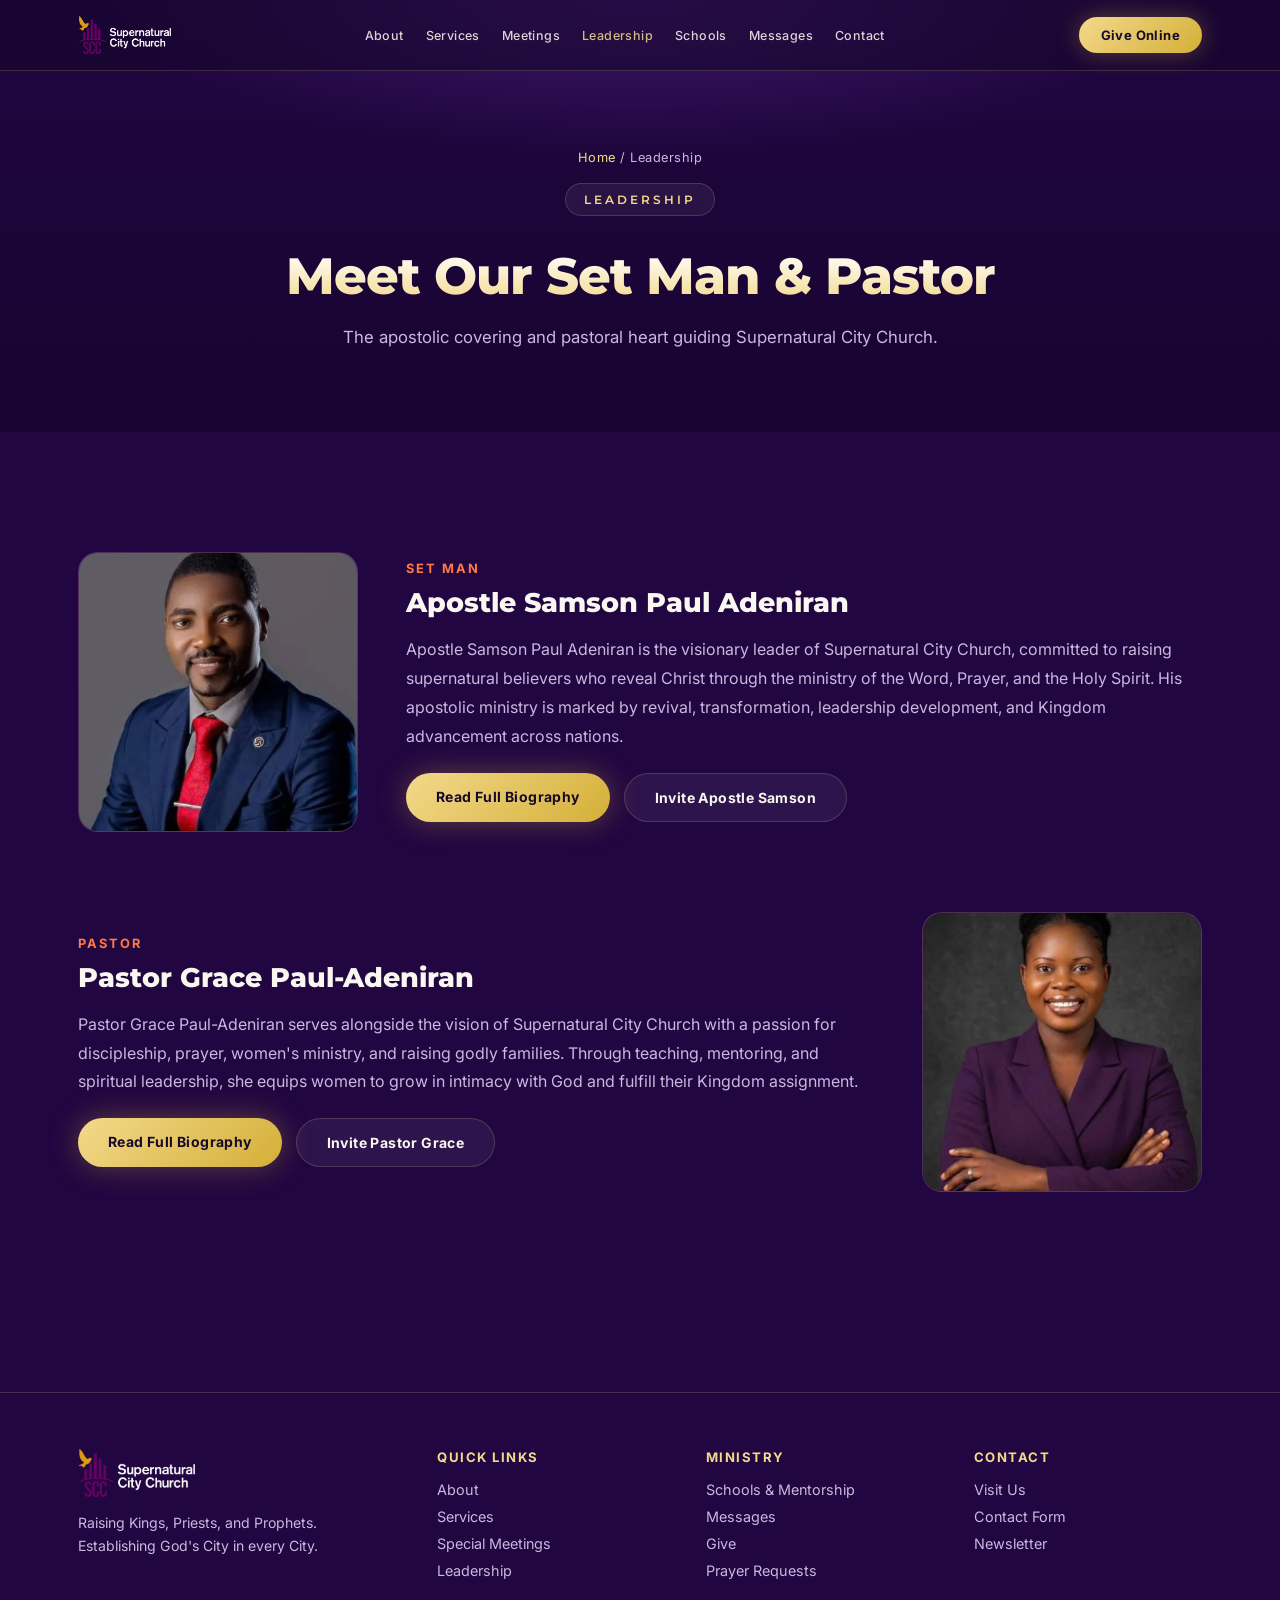
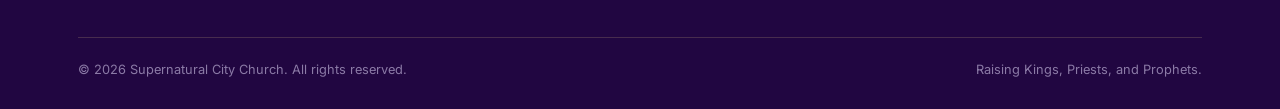
<file: leadership.html>
<!DOCTYPE html>
<html lang="en">
<head>
<meta charset="UTF-8">
<meta name="viewport" content="width=device-width, initial-scale=1.0">
<title>Leadership | Supernatural City Church</title>
<meta name="description" content="Meet the leadership of Supernatural City Church — Apostle Samson Paul Adeniran and Pastor Grace Paul-Adeniran.">
<link rel="preconnect" href="https://fonts.googleapis.com">
<link rel="preconnect" href="https://fonts.gstatic.com" crossorigin>
<link href="https://fonts.googleapis.com/css2?family=Montserrat:wght@500;600;700;800;900&family=Inter:wght@400;500;600&display=swap" rel="stylesheet">
<link rel="stylesheet" href="assets/styles.css">
<link rel="icon" type="image/png" href="assets/images/favicon-32.png">
<link rel="apple-touch-icon" href="assets/images/apple-touch-icon.png">

</head>
<body>
<header>
  <nav>
    <a href="index.html" class="brand">
      <img src="assets/images/logo.png" alt="Supernatural City Church" class="logo-img">
    </a>
    <div class="nav-links">
      <a href="about.html">About</a>
      <a href="services.html">Services</a>
      <a href="special-meetings.html">Meetings</a>
      <a href="leadership.html" style="color:var(--gold-light);">Leadership</a>
      <a href="schools.html">Schools</a>
      <a href="sermons.html">Messages</a>
      <a href="contact.html">Contact</a>
      <a href="give.html" class="nav-give-mobile">Give Online</a>
    </div>
    <a href="give.html" class="nav-cta">Give Online</a>
    <button class="burger" id="burgerBtn" aria-label="Open menu" aria-expanded="false">
      <span></span><span></span><span></span>
    </button>
  </nav>
</header>
<section class="page-banner">
  <div class="breadcrumb"><a href="index.html">Home</a> / Leadership</div>
  <div class="eyebrow" style="display:inline-flex;">LEADERSHIP</div>
  <h1>Meet Our Set Man &amp; Pastor</h1>
  <p class="lead">The apostolic covering and pastoral heart guiding Supernatural City Church.</p>
</section>

<section>
  <div class="wrap">
    <div class="leader fade-up">
      <div class="leader-photo"><picture>
      <source srcset="assets/images/apostle-samson.webp" type="image/webp">
      <img src="assets/images/apostle-samson.jpg" alt="Apostle Samson Paul Adeniran" loading="lazy" width="720" height="900">
    </picture></div>
      <div class="leader-copy">
        <span class="role">SET MAN</span>
        <h3>Apostle Samson Paul Adeniran</h3>
        <p>Apostle Samson Paul Adeniran is the visionary leader of Supernatural City Church, committed to raising supernatural believers who reveal Christ through the ministry of the Word, Prayer, and the Holy Spirit. His apostolic ministry is marked by revival, transformation, leadership development, and Kingdom advancement across nations.</p>
        <div class="leader-actions">
          <a href="apostle-samson.html" class="btn btn-primary">Read Full Biography</a>
          <a href="contact.html" class="btn btn-ghost">Invite Apostle Samson</a>
        </div>
      </div>
    </div>

    <div class="leader fade-up">
      <div class="leader-photo"><picture>
      <source srcset="assets/images/pastor-grace.webp" type="image/webp">
      <img src="assets/images/pastor-grace.jpg" alt="Pastor Grace Paul-Adeniran" loading="lazy" width="720" height="900">
    </picture></div>
      <div class="leader-copy">
        <span class="role">PASTOR</span>
        <h3>Pastor Grace Paul-Adeniran</h3>
        <p>Pastor Grace Paul-Adeniran serves alongside the vision of Supernatural City Church with a passion for discipleship, prayer, women's ministry, and raising godly families. Through teaching, mentoring, and spiritual leadership, she equips women to grow in intimacy with God and fulfill their Kingdom assignment.</p>
        <div class="leader-actions">
          <a href="pastor-grace.html" class="btn btn-primary">Read Full Biography</a>
          <a href="contact.html" class="btn btn-ghost">Invite Pastor Grace</a>
        </div>
      </div>
    </div>
  </div>
</section>

<footer>
  <div class="wrap">
    <div class="footer-grid">
      <div class="footer-brand">
        <div class="brand">
          <img src="assets/images/logo.png" alt="Supernatural City Church" class="logo-img">
        </div>
        <p>Raising Kings, Priests, and Prophets. Establishing God's City in every City.</p>
      </div>
      <div class="footer-col"><h4>QUICK LINKS</h4>
        <a href="about.html">About</a><a href="services.html">Services</a><a href="special-meetings.html">Special Meetings</a><a href="leadership.html">Leadership</a>
      </div>
      <div class="footer-col"><h4>MINISTRY</h4>
        <a href="schools.html">Schools &amp; Mentorship</a><a href="sermons.html">Messages</a><a href="give.html">Give</a><a href="contact.html">Prayer Requests</a>
      </div>
      <div class="footer-col"><h4>CONTACT</h4>
        <a href="contact.html">Visit Us</a><a href="contact.html">Contact Form</a><a href="index.html#about">Newsletter</a>
      </div>
    </div>
    <div class="footer-bottom">
      <span>&copy; 2026 Supernatural City Church. All rights reserved.</span>
      <span>Raising Kings, Priests, and Prophets.</span>
    </div>
  </div>
</footer>
<script src="assets/script.js"></script>
</body>
</html>
</file>
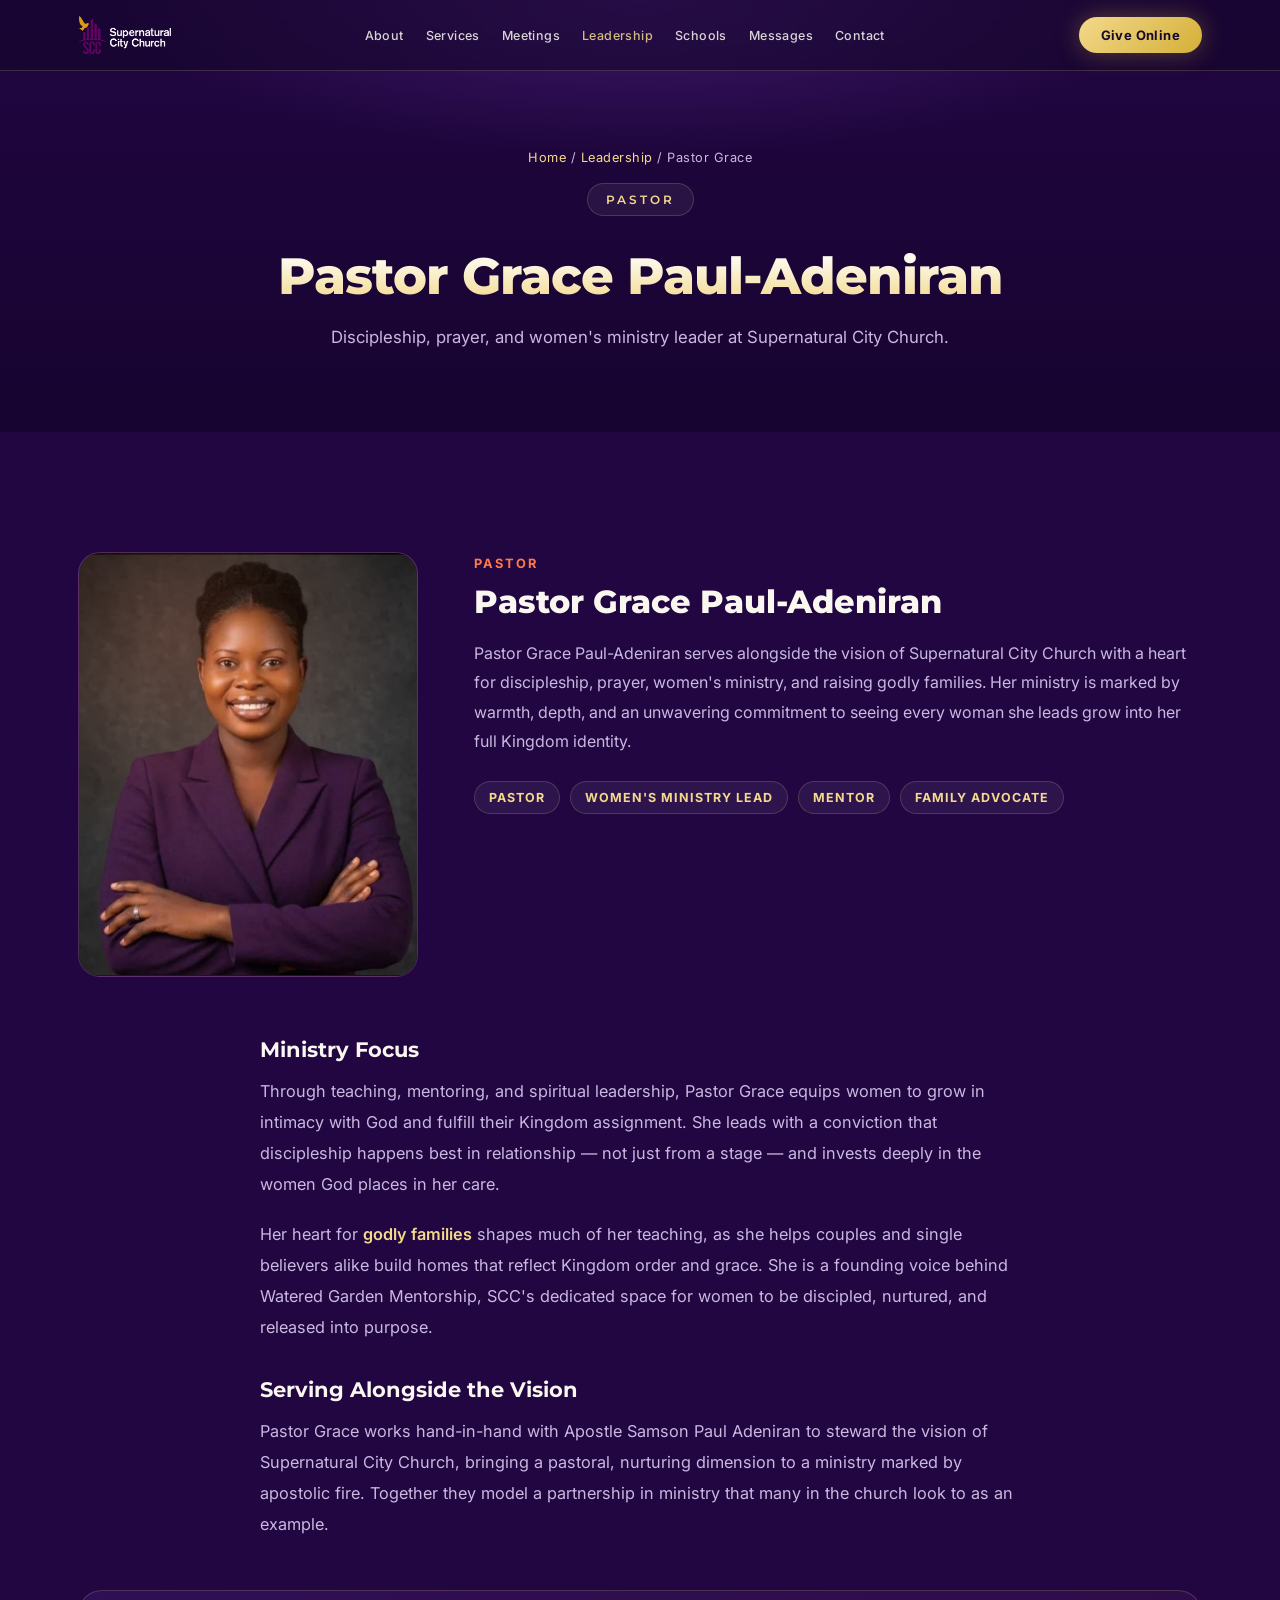
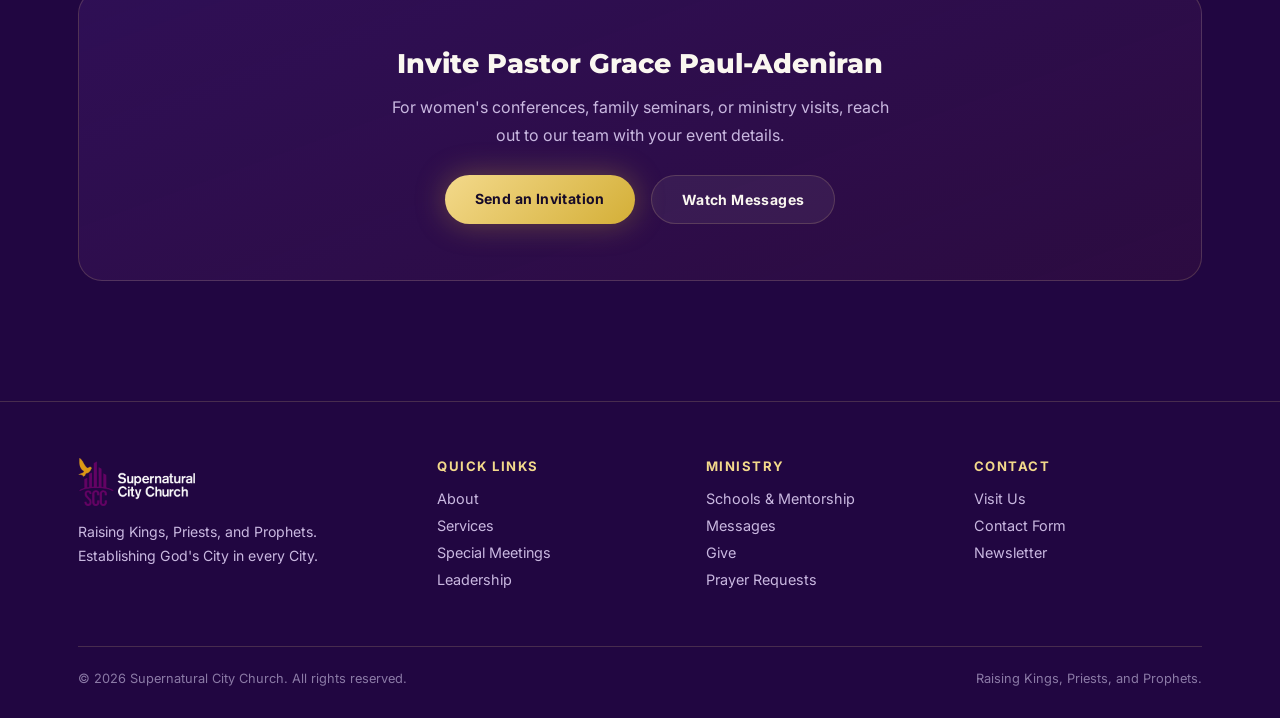
<file: pastor-grace.html>
<!DOCTYPE html>
<html lang="en">
<head>
<meta charset="UTF-8">
<meta name="viewport" content="width=device-width, initial-scale=1.0">
<title>Pastor Grace Paul-Adeniran | Supernatural City Church</title>
<meta name="description" content="Full biography of Pastor Grace Paul-Adeniran of Supernatural City Church.">
<link rel="preconnect" href="https://fonts.googleapis.com">
<link rel="preconnect" href="https://fonts.gstatic.com" crossorigin>
<link href="https://fonts.googleapis.com/css2?family=Montserrat:wght@500;600;700;800;900&family=Inter:wght@400;500;600&display=swap" rel="stylesheet">
<link rel="stylesheet" href="assets/styles.css">
<link rel="icon" type="image/png" href="assets/images/favicon-32.png">
<link rel="apple-touch-icon" href="assets/images/apple-touch-icon.png">

</head>
<body>
<header>
  <nav>
    <a href="index.html" class="brand">
      <img src="assets/images/logo.png" alt="Supernatural City Church" class="logo-img">
    </a>
    <div class="nav-links">
      <a href="about.html">About</a>
      <a href="services.html">Services</a>
      <a href="special-meetings.html">Meetings</a>
      <a href="leadership.html" style="color:var(--gold-light);">Leadership</a>
      <a href="schools.html">Schools</a>
      <a href="sermons.html">Messages</a>
      <a href="contact.html">Contact</a>
      <a href="give.html" class="nav-give-mobile">Give Online</a>
    </div>
    <a href="give.html" class="nav-cta">Give Online</a>
    <button class="burger" id="burgerBtn" aria-label="Open menu" aria-expanded="false">
      <span></span><span></span><span></span>
    </button>
  </nav>
</header>
<section class="page-banner">
  <div class="breadcrumb"><a href="index.html">Home</a> / <a href="leadership.html">Leadership</a> / Pastor Grace</div>
  <div class="eyebrow" style="display:inline-flex;">PASTOR</div>
  <h1>Pastor Grace Paul-Adeniran</h1>
  <p class="lead">Discipleship, prayer, and women's ministry leader at Supernatural City Church.</p>
</section>

<section>
  <div class="wrap">
    <div class="bio-hero fade-up">
      <div class="bio-photo"><picture>
      <source srcset="assets/images/pastor-grace.webp" type="image/webp">
      <img src="assets/images/pastor-grace.jpg" alt="Pastor Grace Paul-Adeniran" loading="lazy" width="720" height="900">
    </picture></div>
      <div>
        <span class="role" style="color:var(--orange-glow);font-weight:700;font-size:.8rem;letter-spacing:2px;">PASTOR</span>
        <h1 style="font-size:2rem;font-weight:800;margin:10px 0 18px;">Pastor Grace Paul-Adeniran</h1>
        <p style="color:var(--muted);line-height:1.85;">Pastor Grace Paul-Adeniran serves alongside the vision of Supernatural City Church with a heart for discipleship, prayer, women's ministry, and raising godly families. Her ministry is marked by warmth, depth, and an unwavering commitment to seeing every woman she leads grow into her full Kingdom identity.</p>
        <div class="bio-meta">
          <span>PASTOR</span><span>WOMEN'S MINISTRY LEAD</span><span>MENTOR</span><span>FAMILY ADVOCATE</span>
        </div>
      </div>
    </div>

    <div class="prose fade-up" style="margin-top:60px;">
      <h3>Ministry Focus</h3>
      <p>Through teaching, mentoring, and spiritual leadership, Pastor Grace equips women to grow in intimacy with God and fulfill their Kingdom assignment. She leads with a conviction that discipleship happens best in relationship — not just from a stage — and invests deeply in the women God places in her care.</p>
      <p>Her heart for <strong>godly families</strong> shapes much of her teaching, as she helps couples and single believers alike build homes that reflect Kingdom order and grace. She is a founding voice behind Watered Garden Mentorship, SCC's dedicated space for women to be discipled, nurtured, and released into purpose.</p>
      <h3>Serving Alongside the Vision</h3>
      <p>Pastor Grace works hand-in-hand with Apostle Samson Paul Adeniran to steward the vision of Supernatural City Church, bringing a pastoral, nurturing dimension to a ministry marked by apostolic fire. Together they model a partnership in ministry that many in the church look to as an example.</p>
    </div>

    <div class="cta-band fade-up" style="margin-top:50px;">
      <h2>Invite Pastor Grace Paul-Adeniran</h2>
      <p>For women's conferences, family seminars, or ministry visits, reach out to our team with your event details.</p>
      <div class="cta-row"><a href="contact.html" class="btn btn-primary">Send an Invitation</a><a href="sermons.html" class="btn btn-ghost">Watch Messages</a></div>
    </div>
  </div>
</section>

<footer>
  <div class="wrap">
    <div class="footer-grid">
      <div class="footer-brand">
        <div class="brand">
          <img src="assets/images/logo.png" alt="Supernatural City Church" class="logo-img">
        </div>
        <p>Raising Kings, Priests, and Prophets. Establishing God's City in every City.</p>
      </div>
      <div class="footer-col"><h4>QUICK LINKS</h4>
        <a href="about.html">About</a><a href="services.html">Services</a><a href="special-meetings.html">Special Meetings</a><a href="leadership.html">Leadership</a>
      </div>
      <div class="footer-col"><h4>MINISTRY</h4>
        <a href="schools.html">Schools &amp; Mentorship</a><a href="sermons.html">Messages</a><a href="give.html">Give</a><a href="contact.html">Prayer Requests</a>
      </div>
      <div class="footer-col"><h4>CONTACT</h4>
        <a href="contact.html">Visit Us</a><a href="contact.html">Contact Form</a><a href="index.html#about">Newsletter</a>
      </div>
    </div>
    <div class="footer-bottom">
      <span>&copy; 2026 Supernatural City Church. All rights reserved.</span>
      <span>Raising Kings, Priests, and Prophets.</span>
    </div>
  </div>
</footer>
<script src="assets/script.js"></script>
</body>
</html>
</file>
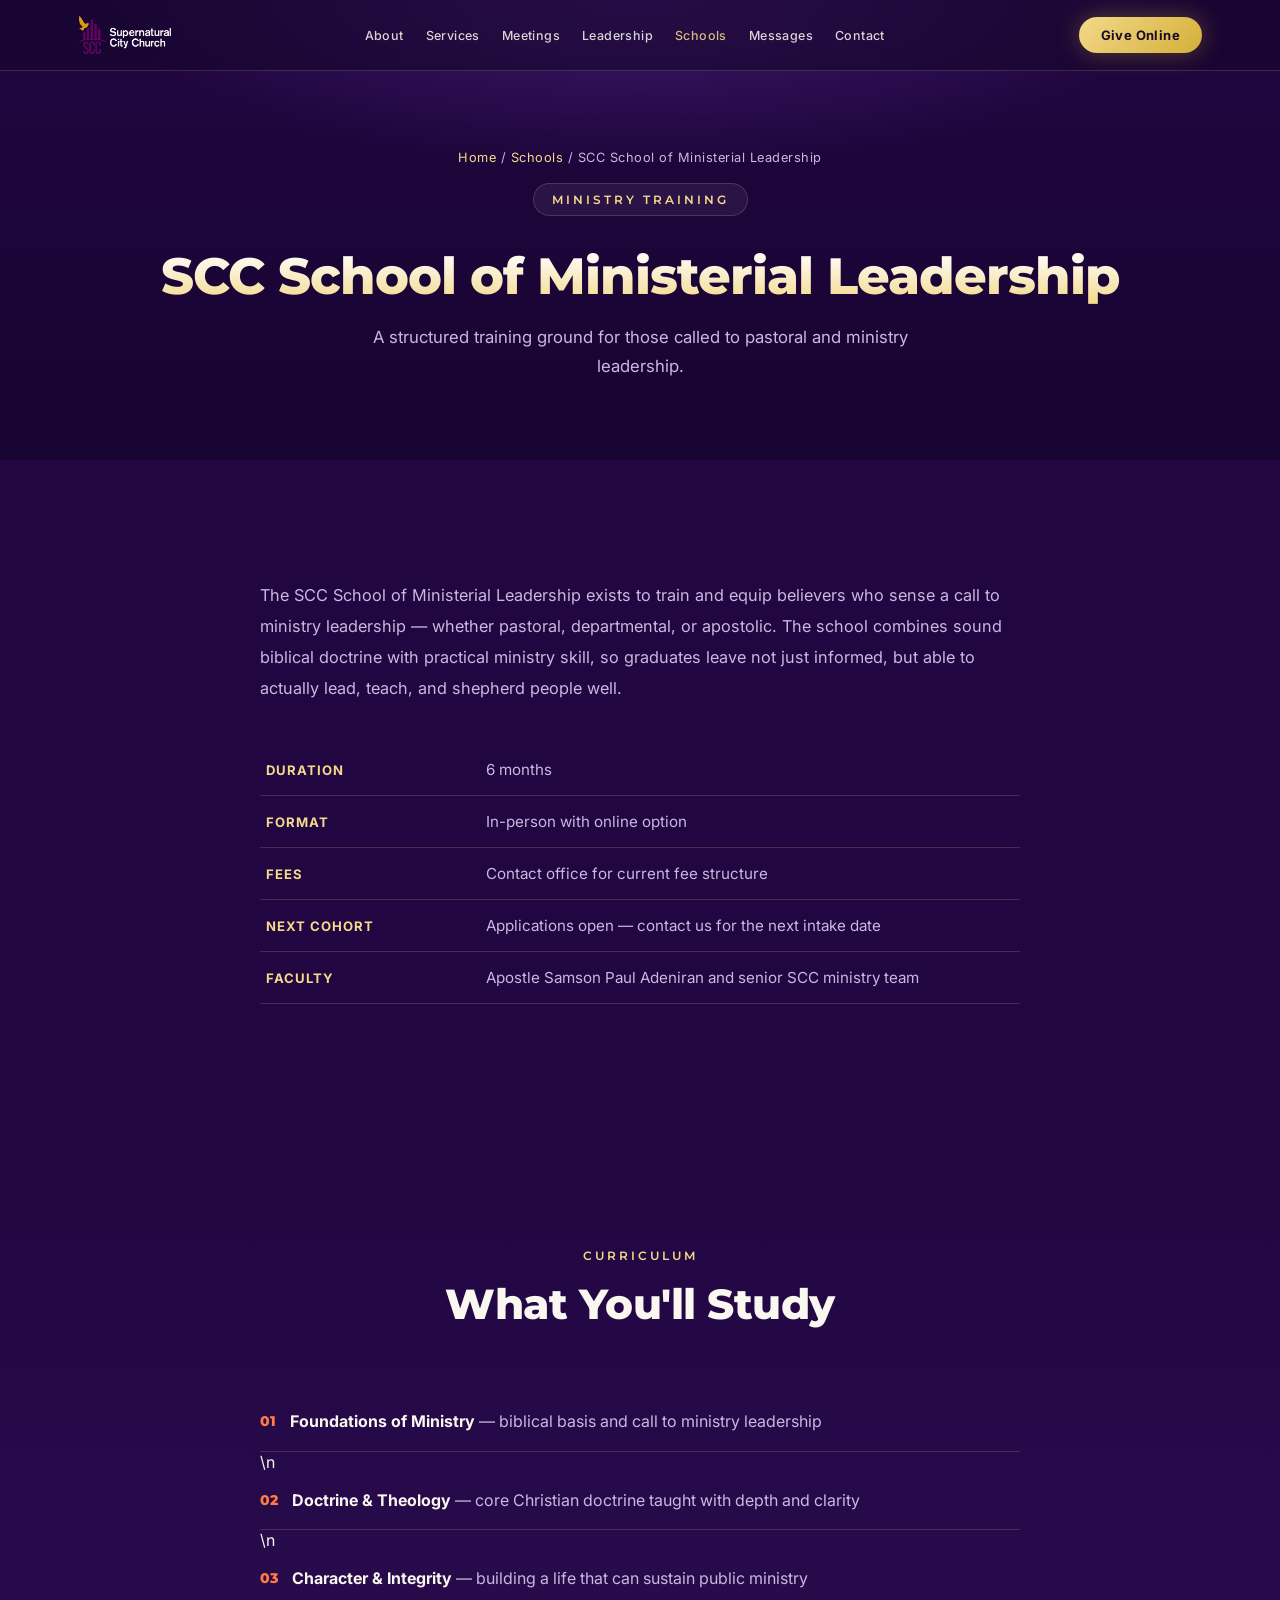
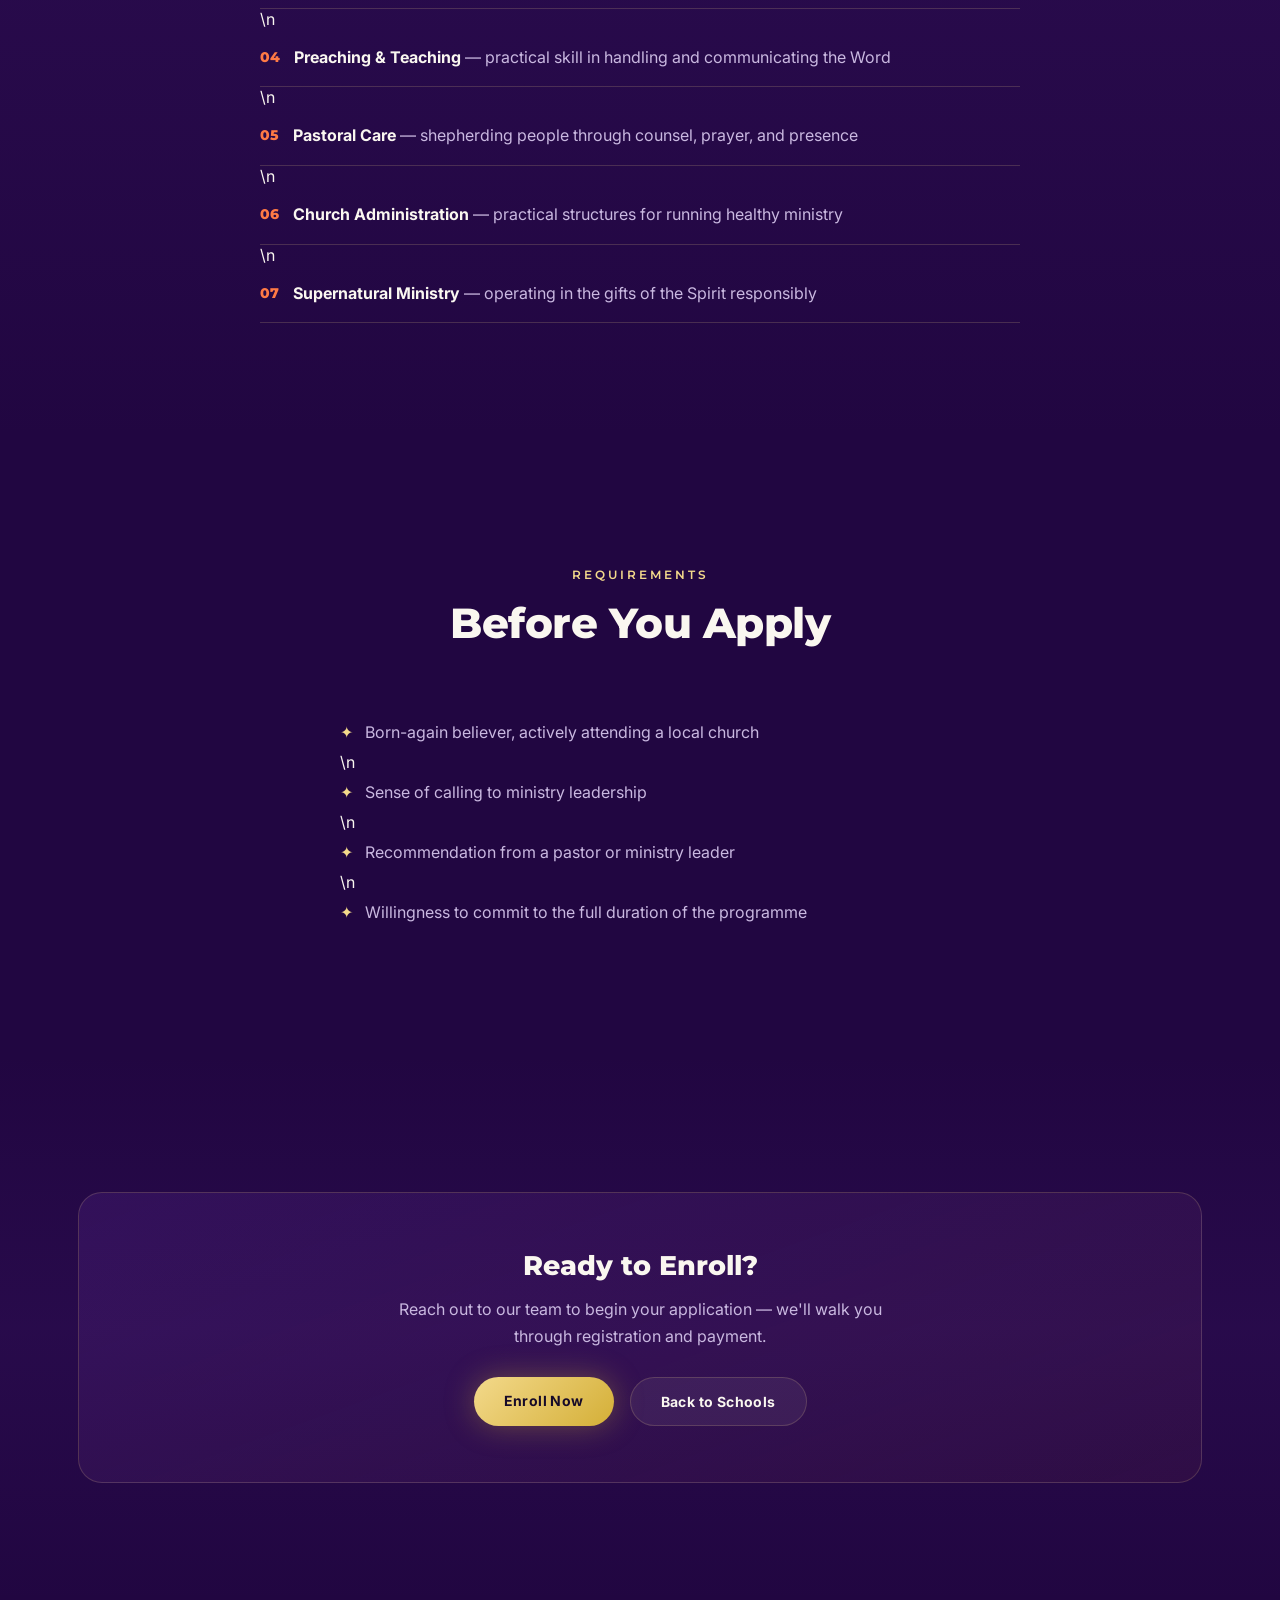
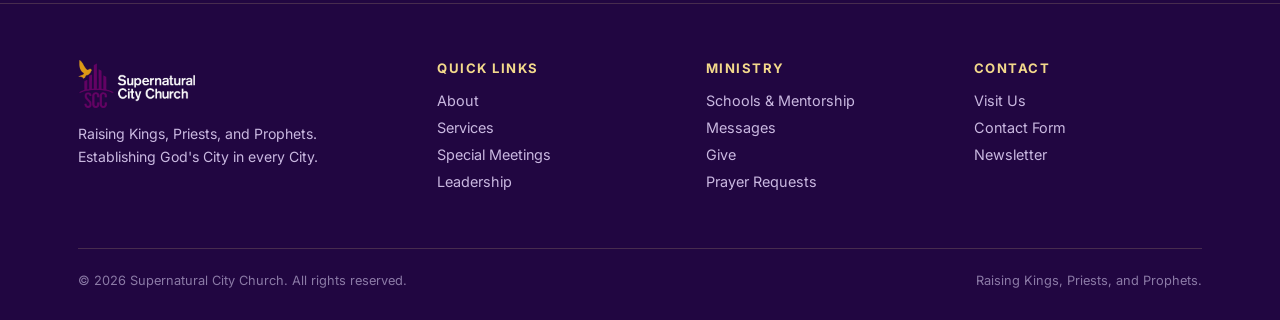
<file: school-ministerial-leadership.html>
<!DOCTYPE html>
<html lang="en">
<head>
<meta charset="UTF-8">
<meta name="viewport" content="width=device-width, initial-scale=1.0">
<title>SCC School of Ministerial Leadership | Supernatural City Church</title>
<meta name="description" content="SCC School of Ministerial Leadership — a Supernatural City Church discipleship and mentorship platform.">
<link rel="preconnect" href="https://fonts.googleapis.com">
<link rel="preconnect" href="https://fonts.gstatic.com" crossorigin>
<link href="https://fonts.googleapis.com/css2?family=Montserrat:wght@500;600;700;800;900&family=Inter:wght@400;500;600&display=swap" rel="stylesheet">
<link rel="stylesheet" href="assets/styles.css">
<link rel="icon" type="image/png" href="assets/images/favicon-32.png">
<link rel="apple-touch-icon" href="assets/images/apple-touch-icon.png">

</head>
<body>
<header>
  <nav>
    <a href="index.html" class="brand">
      <img src="assets/images/logo.png" alt="Supernatural City Church" class="logo-img">
    </a>
    <div class="nav-links">
      <a href="about.html">About</a>
      <a href="services.html">Services</a>
      <a href="special-meetings.html">Meetings</a>
      <a href="leadership.html">Leadership</a>
      <a href="schools.html" style="color:var(--gold-light);">Schools</a>
      <a href="sermons.html">Messages</a>
      <a href="contact.html">Contact</a>
      <a href="give.html" class="nav-give-mobile">Give Online</a>
    </div>
    <a href="give.html" class="nav-cta">Give Online</a>
    <button class="burger" id="burgerBtn" aria-label="Open menu" aria-expanded="false">
      <span></span><span></span><span></span>
    </button>
  </nav>
</header>
<section class="page-banner">
  <div class="breadcrumb"><a href="index.html">Home</a> / <a href="schools.html">Schools</a> / SCC School of Ministerial Leadership</div>
  <div class="eyebrow" style="display:inline-flex;">MINISTRY TRAINING</div>
  <h1>SCC School of Ministerial Leadership</h1>
  <p class="lead">A structured training ground for those called to pastoral and ministry leadership.</p>
</section>

<section>
  <div class="wrap">
    <div class="prose fade-up">
      <p>The SCC School of Ministerial Leadership exists to train and equip believers who sense a call to ministry leadership — whether pastoral, departmental, or apostolic. The school combines sound biblical doctrine with practical ministry skill, so graduates leave not just informed, but able to actually lead, teach, and shepherd people well.</p>
    </div>

    <table class="info-table fade-up" style="max-width:760px;margin:40px auto 0;">
      <tr><td>DURATION</td><td>6 months</td></tr>
      <tr><td>FORMAT</td><td>In-person with online option</td></tr>
      <tr><td>FEES</td><td>Contact office for current fee structure</td></tr>
      <tr><td>NEXT COHORT</td><td>Applications open — contact us for the next intake date</td></tr>
      <tr><td>FACULTY</td><td>Apostle Samson Paul Adeniran and senior SCC ministry team</td></tr>
    </table>
  </div>
</section>

<section class="tint">
  <div class="wrap">
    <div class="section-head fade-up"><div class="eyebrow">CURRICULUM</div><h2>What You'll Study</h2></div>
    <ul class="detail-list fade-up" style="max-width:760px;margin:0 auto;">
      <li><span class="n">01</span><div><strong>Foundations of Ministry</strong> — biblical basis and call to ministry leadership</div></li>\n<li><span class="n">02</span><div><strong>Doctrine & Theology</strong> — core Christian doctrine taught with depth and clarity</div></li>\n<li><span class="n">03</span><div><strong>Character & Integrity</strong> — building a life that can sustain public ministry</div></li>\n<li><span class="n">04</span><div><strong>Preaching & Teaching</strong> — practical skill in handling and communicating the Word</div></li>\n<li><span class="n">05</span><div><strong>Pastoral Care</strong> — shepherding people through counsel, prayer, and presence</div></li>\n<li><span class="n">06</span><div><strong>Church Administration</strong> — practical structures for running healthy ministry</div></li>\n<li><span class="n">07</span><div><strong>Supernatural Ministry</strong> — operating in the gifts of the Spirit responsibly</div></li>
    </ul>
  </div>
</section>

<section>
  <div class="wrap">
    <div class="section-head fade-up"><div class="eyebrow">REQUIREMENTS</div><h2>Before You Apply</h2></div>
    <ul class="check-list fade-up" style="max-width:600px;margin:0 auto;">
      <li>Born-again believer, actively attending a local church</li>\n<li>Sense of calling to ministry leadership</li>\n<li>Recommendation from a pastor or ministry leader</li>\n<li>Willingness to commit to the full duration of the programme</li>
    </ul>
  </div>
</section>

<section class="tint">
  <div class="wrap">
    <div class="cta-band fade-up">
      <h2>Ready to Enroll?</h2>
      <p>Reach out to our team to begin your application — we'll walk you through registration and payment.</p>
      <div class="cta-row"><a href="contact.html" class="btn btn-primary">Enroll Now</a><a href="schools.html" class="btn btn-ghost">Back to Schools</a></div>
    </div>
  </div>
</section>

<footer>
  <div class="wrap">
    <div class="footer-grid">
      <div class="footer-brand">
        <div class="brand">
          <img src="assets/images/logo.png" alt="Supernatural City Church" class="logo-img">
        </div>
        <p>Raising Kings, Priests, and Prophets. Establishing God's City in every City.</p>
      </div>
      <div class="footer-col"><h4>QUICK LINKS</h4>
        <a href="about.html">About</a><a href="services.html">Services</a><a href="special-meetings.html">Special Meetings</a><a href="leadership.html">Leadership</a>
      </div>
      <div class="footer-col"><h4>MINISTRY</h4>
        <a href="schools.html">Schools &amp; Mentorship</a><a href="sermons.html">Messages</a><a href="give.html">Give</a><a href="contact.html">Prayer Requests</a>
      </div>
      <div class="footer-col"><h4>CONTACT</h4>
        <a href="contact.html">Visit Us</a><a href="contact.html">Contact Form</a><a href="index.html#about">Newsletter</a>
      </div>
    </div>
    <div class="footer-bottom">
      <span>&copy; 2026 Supernatural City Church. All rights reserved.</span>
      <span>Raising Kings, Priests, and Prophets.</span>
    </div>
  </div>
</footer>
<script src="assets/script.js"></script>
</body>
</html>
</file>
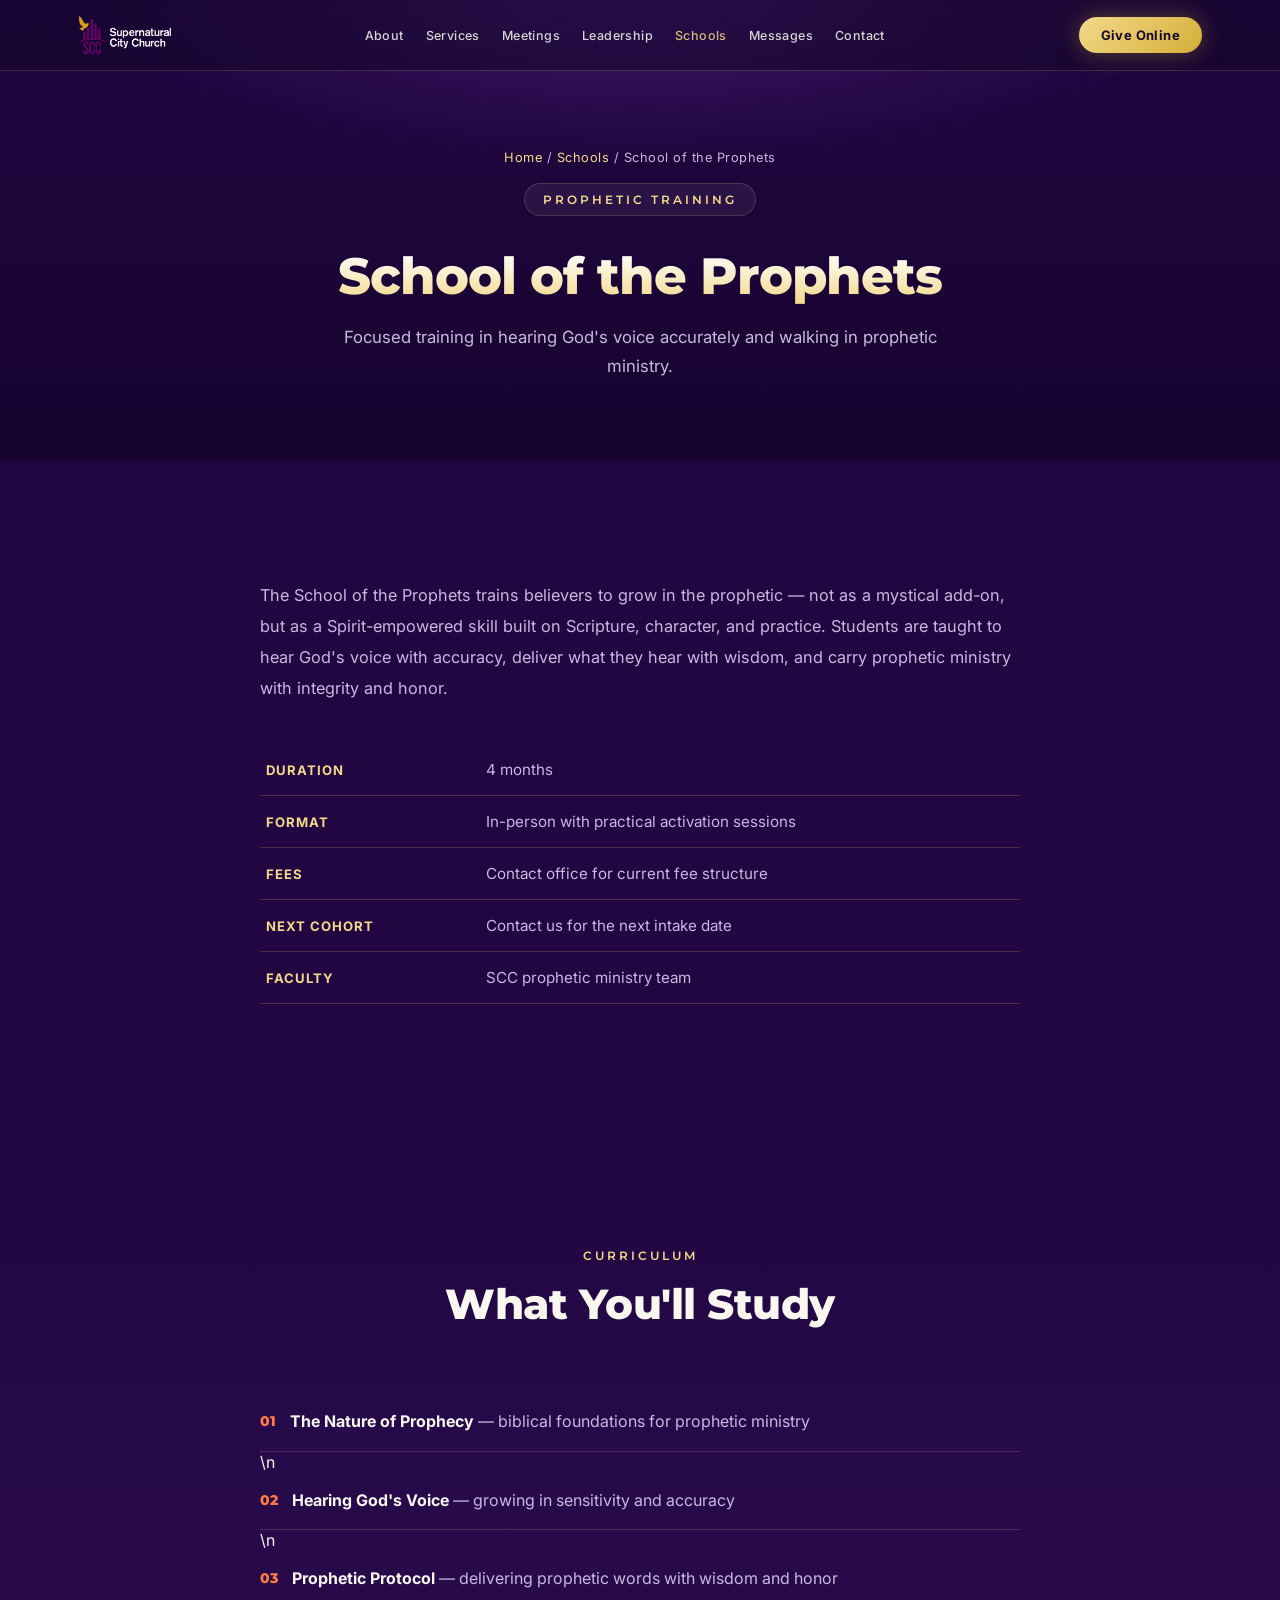
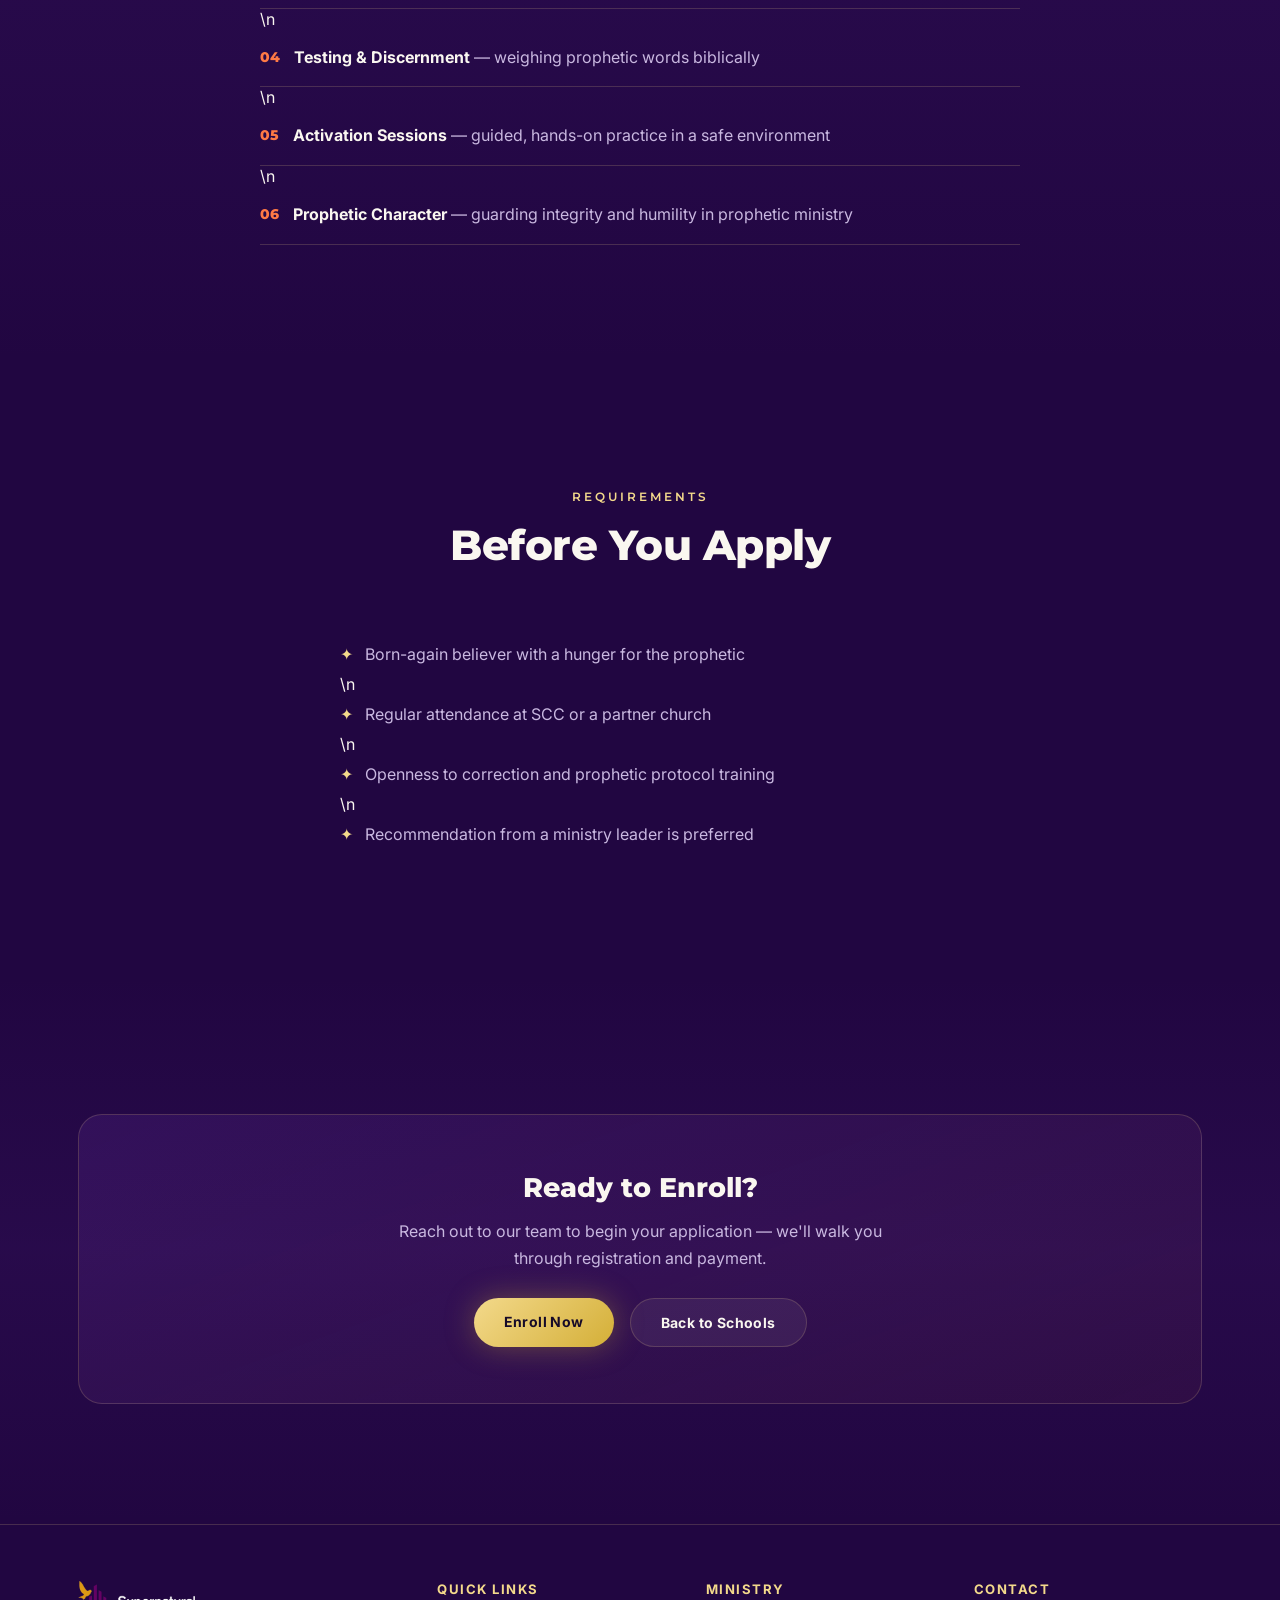
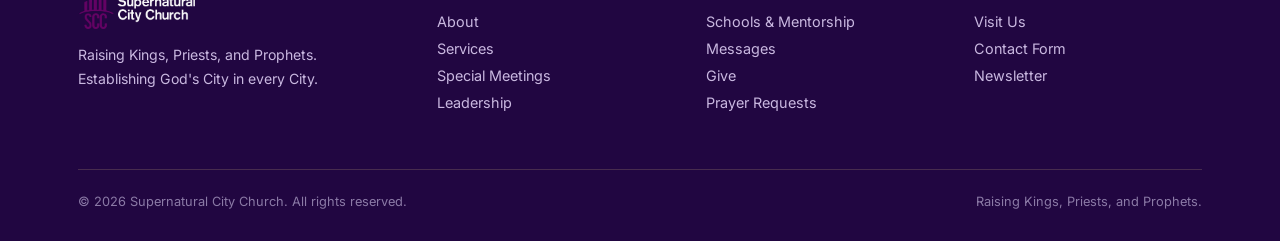
<file: school-of-prophets.html>
<!DOCTYPE html>
<html lang="en">
<head>
<meta charset="UTF-8">
<meta name="viewport" content="width=device-width, initial-scale=1.0">
<title>School of the Prophets | Supernatural City Church</title>
<meta name="description" content="School of the Prophets — a Supernatural City Church discipleship and mentorship platform.">
<link rel="preconnect" href="https://fonts.googleapis.com">
<link rel="preconnect" href="https://fonts.gstatic.com" crossorigin>
<link href="https://fonts.googleapis.com/css2?family=Montserrat:wght@500;600;700;800;900&family=Inter:wght@400;500;600&display=swap" rel="stylesheet">
<link rel="stylesheet" href="assets/styles.css">
<link rel="icon" type="image/png" href="assets/images/favicon-32.png">
<link rel="apple-touch-icon" href="assets/images/apple-touch-icon.png">

</head>
<body>
<header>
  <nav>
    <a href="index.html" class="brand">
      <img src="assets/images/logo.png" alt="Supernatural City Church" class="logo-img">
    </a>
    <div class="nav-links">
      <a href="about.html">About</a>
      <a href="services.html">Services</a>
      <a href="special-meetings.html">Meetings</a>
      <a href="leadership.html">Leadership</a>
      <a href="schools.html" style="color:var(--gold-light);">Schools</a>
      <a href="sermons.html">Messages</a>
      <a href="contact.html">Contact</a>
      <a href="give.html" class="nav-give-mobile">Give Online</a>
    </div>
    <a href="give.html" class="nav-cta">Give Online</a>
    <button class="burger" id="burgerBtn" aria-label="Open menu" aria-expanded="false">
      <span></span><span></span><span></span>
    </button>
  </nav>
</header>
<section class="page-banner">
  <div class="breadcrumb"><a href="index.html">Home</a> / <a href="schools.html">Schools</a> / School of the Prophets</div>
  <div class="eyebrow" style="display:inline-flex;">PROPHETIC TRAINING</div>
  <h1>School of the Prophets</h1>
  <p class="lead">Focused training in hearing God's voice accurately and walking in prophetic ministry.</p>
</section>

<section>
  <div class="wrap">
    <div class="prose fade-up">
      <p>The School of the Prophets trains believers to grow in the prophetic — not as a mystical add-on, but as a Spirit-empowered skill built on Scripture, character, and practice. Students are taught to hear God's voice with accuracy, deliver what they hear with wisdom, and carry prophetic ministry with integrity and honor.</p>
    </div>

    <table class="info-table fade-up" style="max-width:760px;margin:40px auto 0;">
      <tr><td>DURATION</td><td>4 months</td></tr>
      <tr><td>FORMAT</td><td>In-person with practical activation sessions</td></tr>
      <tr><td>FEES</td><td>Contact office for current fee structure</td></tr>
      <tr><td>NEXT COHORT</td><td>Contact us for the next intake date</td></tr>
      <tr><td>FACULTY</td><td>SCC prophetic ministry team</td></tr>
    </table>
  </div>
</section>

<section class="tint">
  <div class="wrap">
    <div class="section-head fade-up"><div class="eyebrow">CURRICULUM</div><h2>What You'll Study</h2></div>
    <ul class="detail-list fade-up" style="max-width:760px;margin:0 auto;">
      <li><span class="n">01</span><div><strong>The Nature of Prophecy</strong> — biblical foundations for prophetic ministry</div></li>\n<li><span class="n">02</span><div><strong>Hearing God's Voice</strong> — growing in sensitivity and accuracy</div></li>\n<li><span class="n">03</span><div><strong>Prophetic Protocol</strong> — delivering prophetic words with wisdom and honor</div></li>\n<li><span class="n">04</span><div><strong>Testing & Discernment</strong> — weighing prophetic words biblically</div></li>\n<li><span class="n">05</span><div><strong>Activation Sessions</strong> — guided, hands-on practice in a safe environment</div></li>\n<li><span class="n">06</span><div><strong>Prophetic Character</strong> — guarding integrity and humility in prophetic ministry</div></li>
    </ul>
  </div>
</section>

<section>
  <div class="wrap">
    <div class="section-head fade-up"><div class="eyebrow">REQUIREMENTS</div><h2>Before You Apply</h2></div>
    <ul class="check-list fade-up" style="max-width:600px;margin:0 auto;">
      <li>Born-again believer with a hunger for the prophetic</li>\n<li>Regular attendance at SCC or a partner church</li>\n<li>Openness to correction and prophetic protocol training</li>\n<li>Recommendation from a ministry leader is preferred</li>
    </ul>
  </div>
</section>

<section class="tint">
  <div class="wrap">
    <div class="cta-band fade-up">
      <h2>Ready to Enroll?</h2>
      <p>Reach out to our team to begin your application — we'll walk you through registration and payment.</p>
      <div class="cta-row"><a href="contact.html" class="btn btn-primary">Enroll Now</a><a href="schools.html" class="btn btn-ghost">Back to Schools</a></div>
    </div>
  </div>
</section>

<footer>
  <div class="wrap">
    <div class="footer-grid">
      <div class="footer-brand">
        <div class="brand">
          <img src="assets/images/logo.png" alt="Supernatural City Church" class="logo-img">
        </div>
        <p>Raising Kings, Priests, and Prophets. Establishing God's City in every City.</p>
      </div>
      <div class="footer-col"><h4>QUICK LINKS</h4>
        <a href="about.html">About</a><a href="services.html">Services</a><a href="special-meetings.html">Special Meetings</a><a href="leadership.html">Leadership</a>
      </div>
      <div class="footer-col"><h4>MINISTRY</h4>
        <a href="schools.html">Schools &amp; Mentorship</a><a href="sermons.html">Messages</a><a href="give.html">Give</a><a href="contact.html">Prayer Requests</a>
      </div>
      <div class="footer-col"><h4>CONTACT</h4>
        <a href="contact.html">Visit Us</a><a href="contact.html">Contact Form</a><a href="index.html#about">Newsletter</a>
      </div>
    </div>
    <div class="footer-bottom">
      <span>&copy; 2026 Supernatural City Church. All rights reserved.</span>
      <span>Raising Kings, Priests, and Prophets.</span>
    </div>
  </div>
</footer>
<script src="assets/script.js"></script>
</body>
</html>
</file>
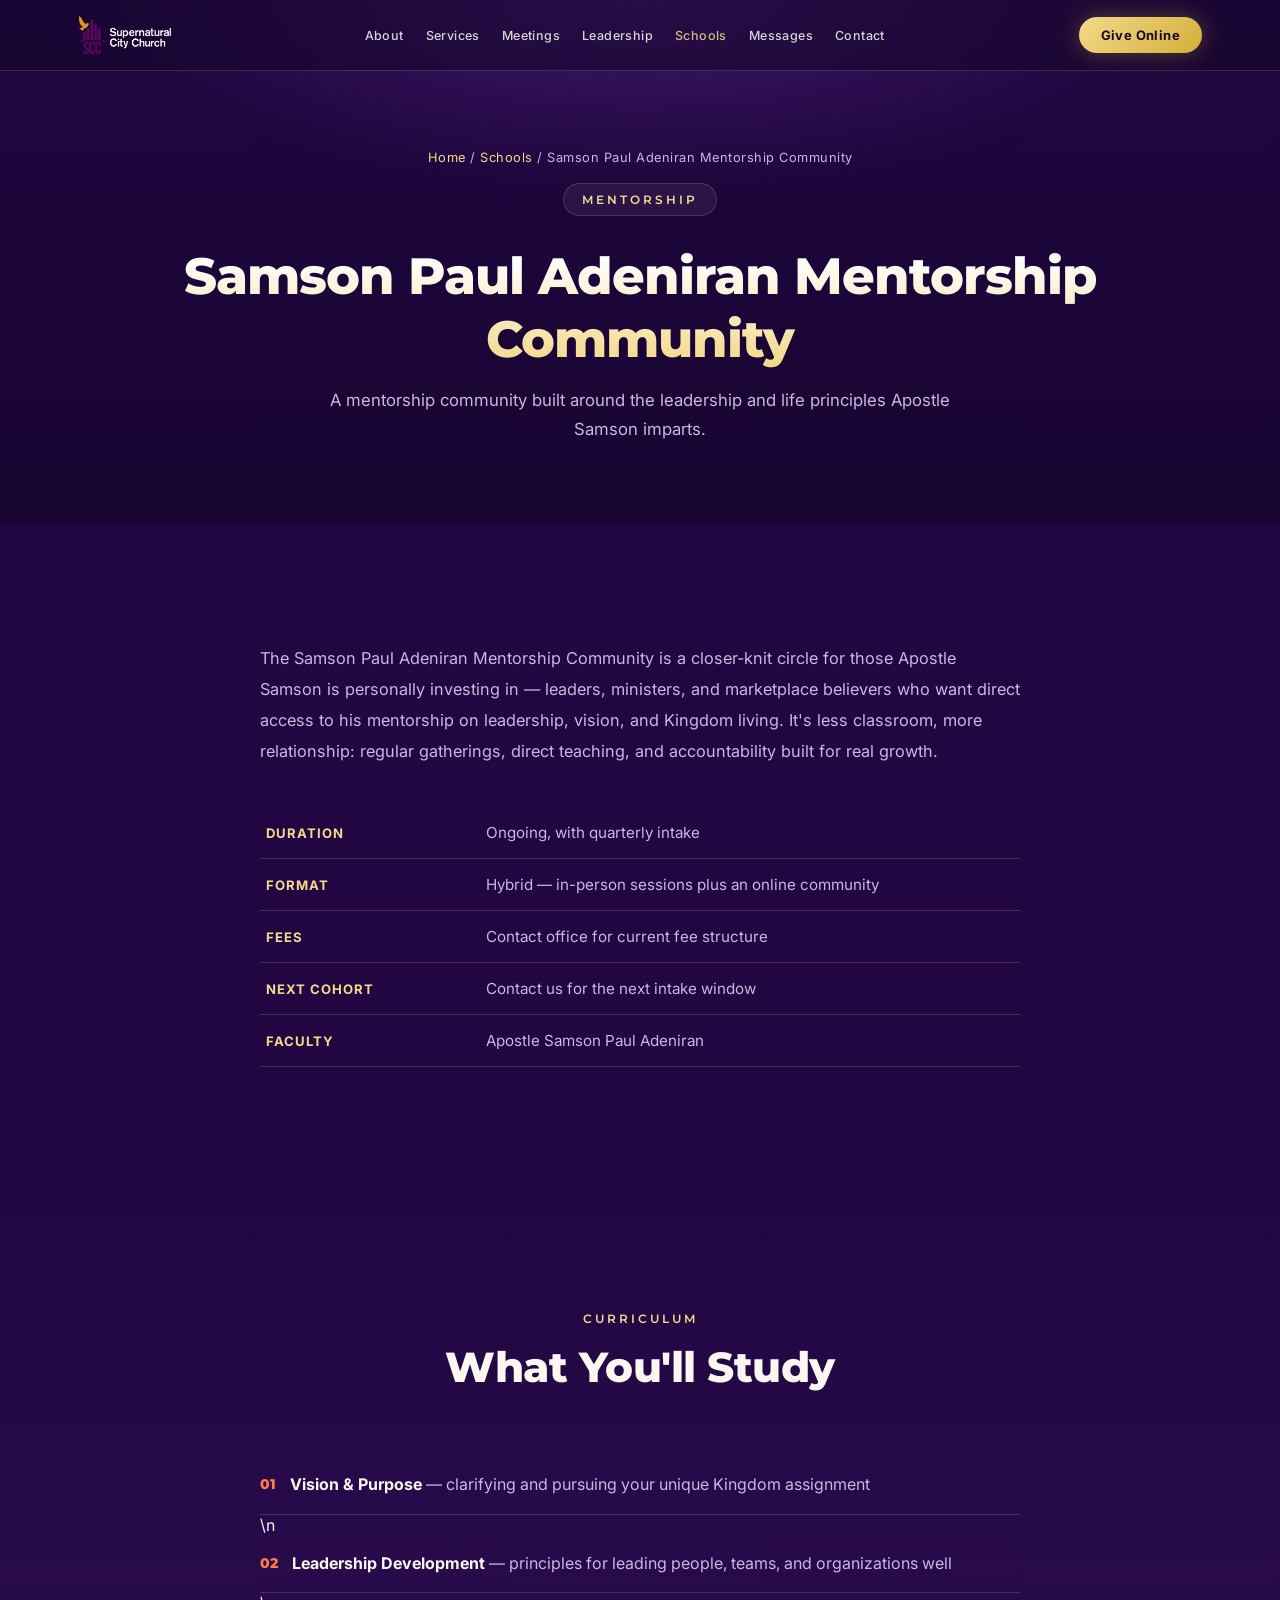
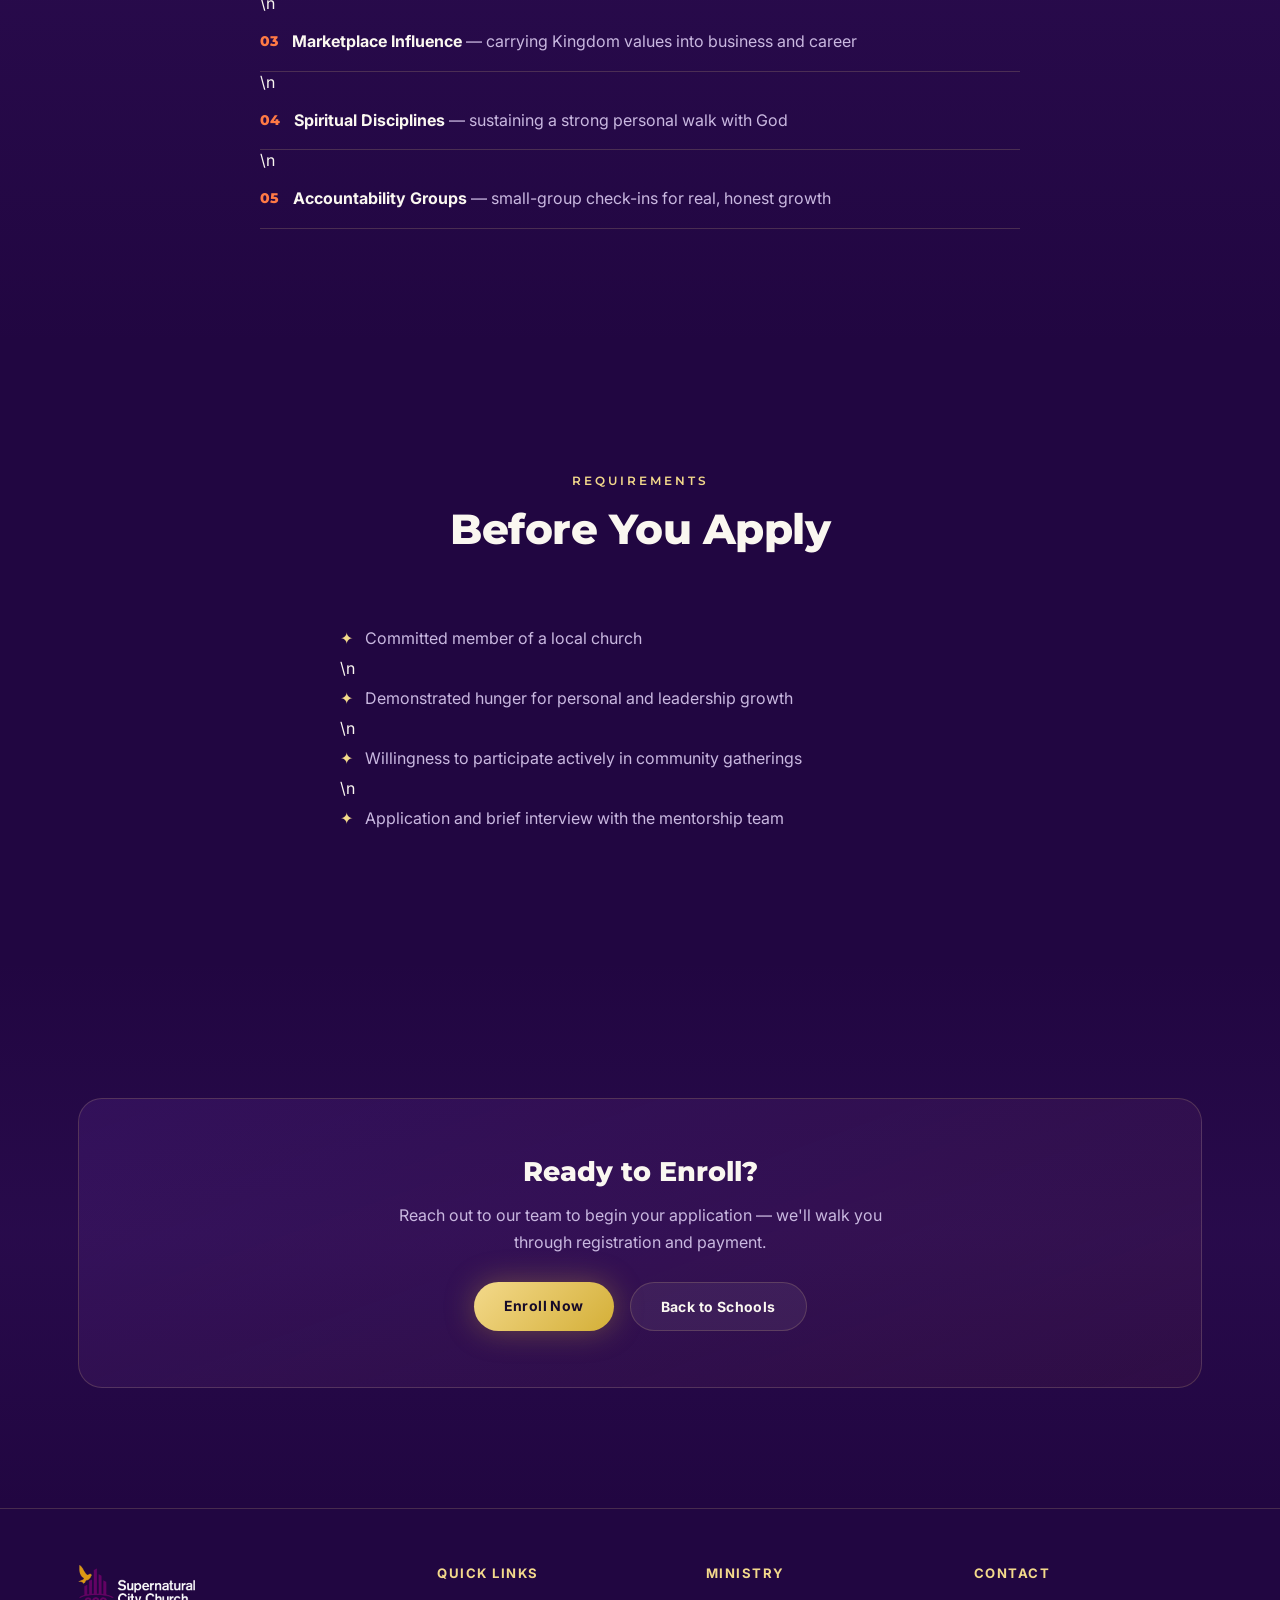
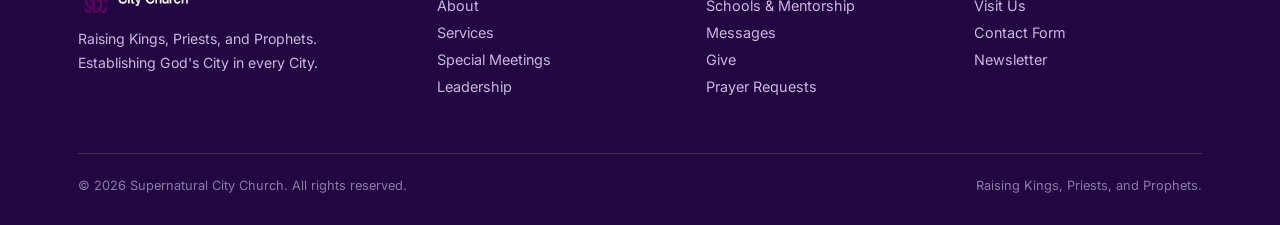
<file: school-samson-mentorship.html>
<!DOCTYPE html>
<html lang="en">
<head>
<meta charset="UTF-8">
<meta name="viewport" content="width=device-width, initial-scale=1.0">
<title>Samson Paul Adeniran Mentorship Community | Supernatural City Church</title>
<meta name="description" content="Samson Paul Adeniran Mentorship Community — a Supernatural City Church discipleship and mentorship platform.">
<link rel="preconnect" href="https://fonts.googleapis.com">
<link rel="preconnect" href="https://fonts.gstatic.com" crossorigin>
<link href="https://fonts.googleapis.com/css2?family=Montserrat:wght@500;600;700;800;900&family=Inter:wght@400;500;600&display=swap" rel="stylesheet">
<link rel="stylesheet" href="assets/styles.css">
<link rel="icon" type="image/png" href="assets/images/favicon-32.png">
<link rel="apple-touch-icon" href="assets/images/apple-touch-icon.png">

</head>
<body>
<header>
  <nav>
    <a href="index.html" class="brand">
      <img src="assets/images/logo.png" alt="Supernatural City Church" class="logo-img">
    </a>
    <div class="nav-links">
      <a href="about.html">About</a>
      <a href="services.html">Services</a>
      <a href="special-meetings.html">Meetings</a>
      <a href="leadership.html">Leadership</a>
      <a href="schools.html" style="color:var(--gold-light);">Schools</a>
      <a href="sermons.html">Messages</a>
      <a href="contact.html">Contact</a>
      <a href="give.html" class="nav-give-mobile">Give Online</a>
    </div>
    <a href="give.html" class="nav-cta">Give Online</a>
    <button class="burger" id="burgerBtn" aria-label="Open menu" aria-expanded="false">
      <span></span><span></span><span></span>
    </button>
  </nav>
</header>
<section class="page-banner">
  <div class="breadcrumb"><a href="index.html">Home</a> / <a href="schools.html">Schools</a> / Samson Paul Adeniran Mentorship Community</div>
  <div class="eyebrow" style="display:inline-flex;">MENTORSHIP</div>
  <h1>Samson Paul Adeniran Mentorship Community</h1>
  <p class="lead">A mentorship community built around the leadership and life principles Apostle Samson imparts.</p>
</section>

<section>
  <div class="wrap">
    <div class="prose fade-up">
      <p>The Samson Paul Adeniran Mentorship Community is a closer-knit circle for those Apostle Samson is personally investing in — leaders, ministers, and marketplace believers who want direct access to his mentorship on leadership, vision, and Kingdom living. It's less classroom, more relationship: regular gatherings, direct teaching, and accountability built for real growth.</p>
    </div>

    <table class="info-table fade-up" style="max-width:760px;margin:40px auto 0;">
      <tr><td>DURATION</td><td>Ongoing, with quarterly intake</td></tr>
      <tr><td>FORMAT</td><td>Hybrid — in-person sessions plus an online community</td></tr>
      <tr><td>FEES</td><td>Contact office for current fee structure</td></tr>
      <tr><td>NEXT COHORT</td><td>Contact us for the next intake window</td></tr>
      <tr><td>FACULTY</td><td>Apostle Samson Paul Adeniran</td></tr>
    </table>
  </div>
</section>

<section class="tint">
  <div class="wrap">
    <div class="section-head fade-up"><div class="eyebrow">CURRICULUM</div><h2>What You'll Study</h2></div>
    <ul class="detail-list fade-up" style="max-width:760px;margin:0 auto;">
      <li><span class="n">01</span><div><strong>Vision & Purpose</strong> — clarifying and pursuing your unique Kingdom assignment</div></li>\n<li><span class="n">02</span><div><strong>Leadership Development</strong> — principles for leading people, teams, and organizations well</div></li>\n<li><span class="n">03</span><div><strong>Marketplace Influence</strong> — carrying Kingdom values into business and career</div></li>\n<li><span class="n">04</span><div><strong>Spiritual Disciplines</strong> — sustaining a strong personal walk with God</div></li>\n<li><span class="n">05</span><div><strong>Accountability Groups</strong> — small-group check-ins for real, honest growth</div></li>
    </ul>
  </div>
</section>

<section>
  <div class="wrap">
    <div class="section-head fade-up"><div class="eyebrow">REQUIREMENTS</div><h2>Before You Apply</h2></div>
    <ul class="check-list fade-up" style="max-width:600px;margin:0 auto;">
      <li>Committed member of a local church</li>\n<li>Demonstrated hunger for personal and leadership growth</li>\n<li>Willingness to participate actively in community gatherings</li>\n<li>Application and brief interview with the mentorship team</li>
    </ul>
  </div>
</section>

<section class="tint">
  <div class="wrap">
    <div class="cta-band fade-up">
      <h2>Ready to Enroll?</h2>
      <p>Reach out to our team to begin your application — we'll walk you through registration and payment.</p>
      <div class="cta-row"><a href="contact.html" class="btn btn-primary">Enroll Now</a><a href="schools.html" class="btn btn-ghost">Back to Schools</a></div>
    </div>
  </div>
</section>

<footer>
  <div class="wrap">
    <div class="footer-grid">
      <div class="footer-brand">
        <div class="brand">
          <img src="assets/images/logo.png" alt="Supernatural City Church" class="logo-img">
        </div>
        <p>Raising Kings, Priests, and Prophets. Establishing God's City in every City.</p>
      </div>
      <div class="footer-col"><h4>QUICK LINKS</h4>
        <a href="about.html">About</a><a href="services.html">Services</a><a href="special-meetings.html">Special Meetings</a><a href="leadership.html">Leadership</a>
      </div>
      <div class="footer-col"><h4>MINISTRY</h4>
        <a href="schools.html">Schools &amp; Mentorship</a><a href="sermons.html">Messages</a><a href="give.html">Give</a><a href="contact.html">Prayer Requests</a>
      </div>
      <div class="footer-col"><h4>CONTACT</h4>
        <a href="contact.html">Visit Us</a><a href="contact.html">Contact Form</a><a href="index.html#about">Newsletter</a>
      </div>
    </div>
    <div class="footer-bottom">
      <span>&copy; 2026 Supernatural City Church. All rights reserved.</span>
      <span>Raising Kings, Priests, and Prophets.</span>
    </div>
  </div>
</footer>
<script src="assets/script.js"></script>
</body>
</html>
</file>
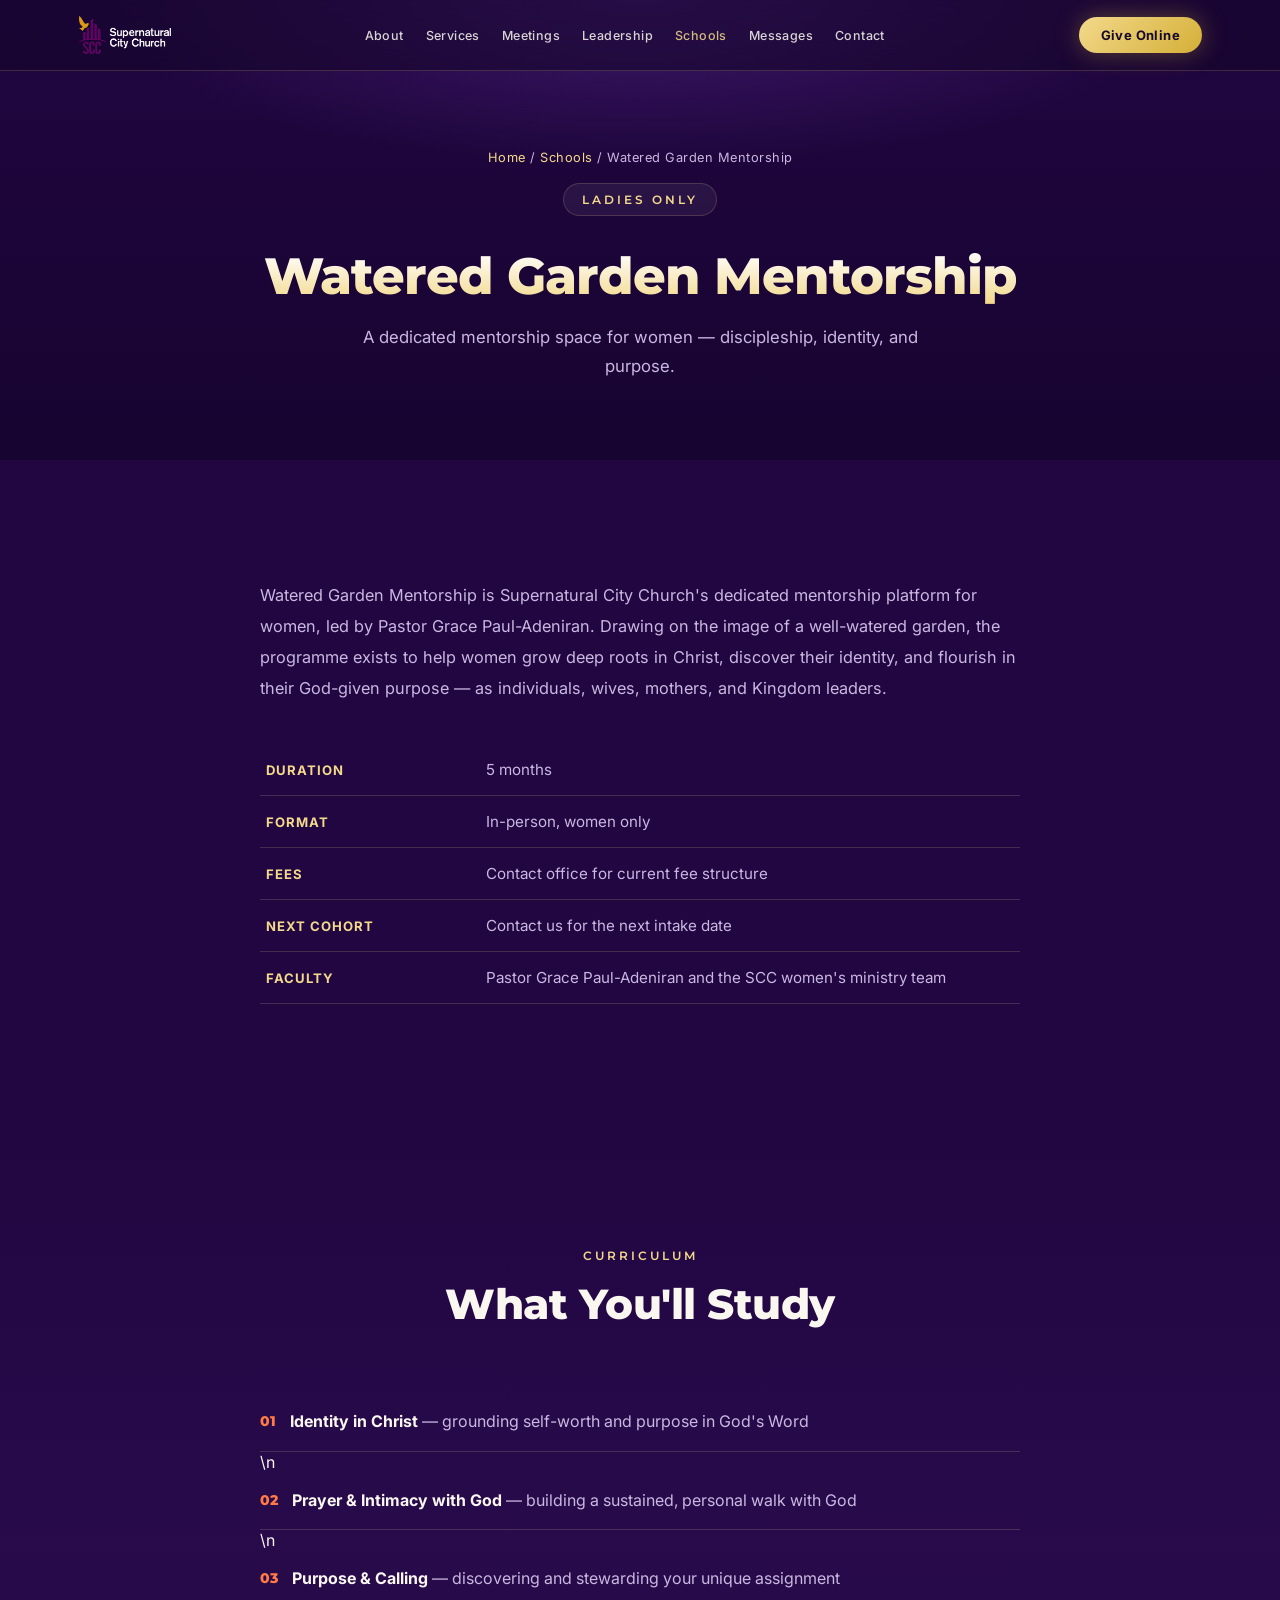
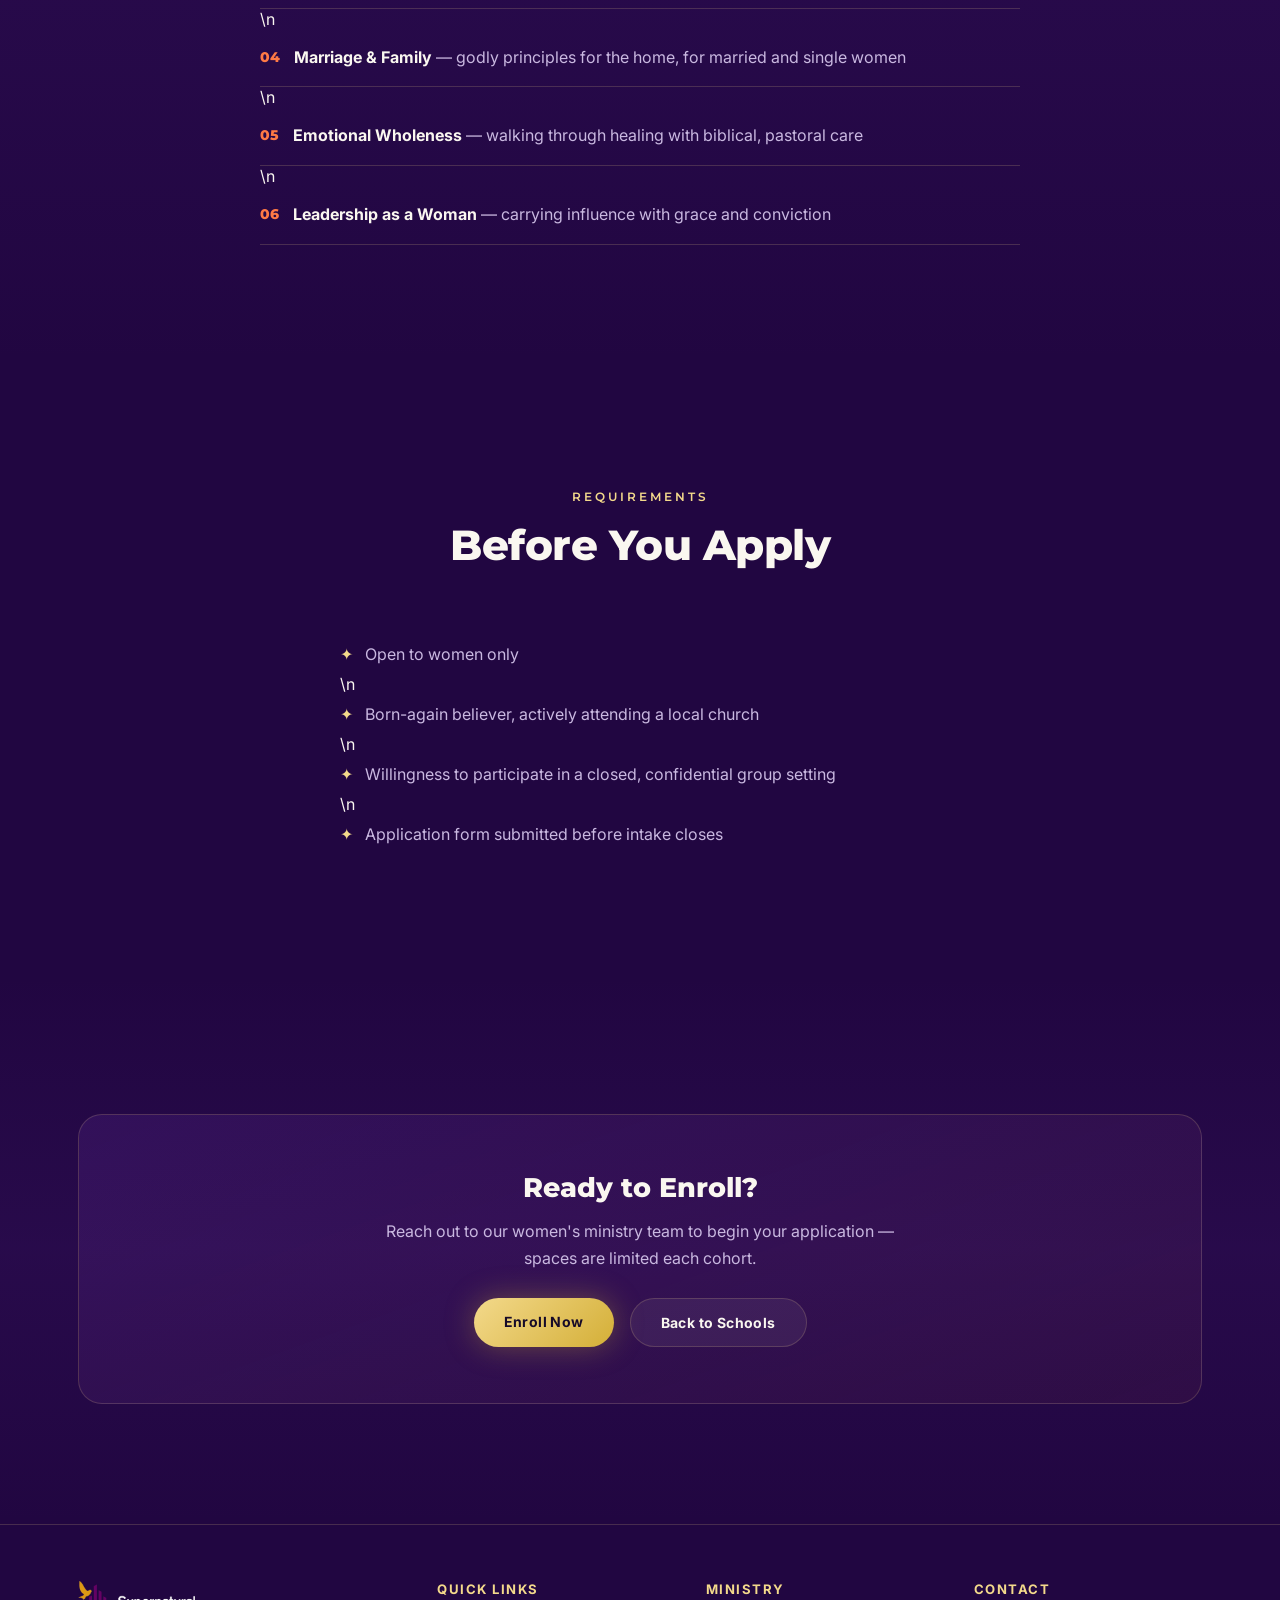
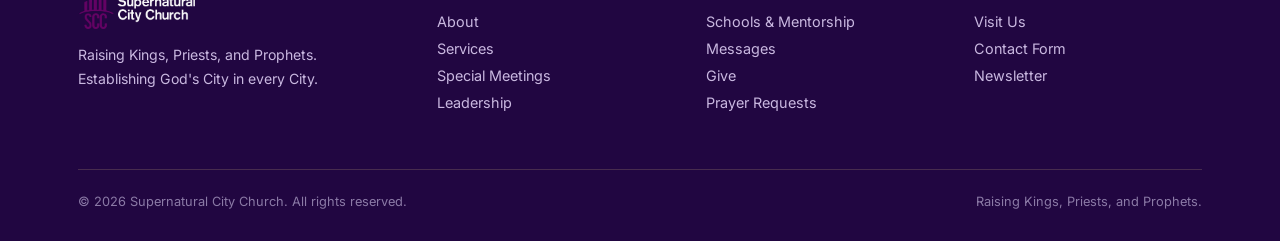
<file: school-watered-garden.html>
<!DOCTYPE html>
<html lang="en">
<head>
<meta charset="UTF-8">
<meta name="viewport" content="width=device-width, initial-scale=1.0">
<title>Watered Garden Mentorship | Supernatural City Church</title>
<meta name="description" content="Watered Garden Mentorship — a Supernatural City Church discipleship and mentorship platform.">
<link rel="preconnect" href="https://fonts.googleapis.com">
<link rel="preconnect" href="https://fonts.gstatic.com" crossorigin>
<link href="https://fonts.googleapis.com/css2?family=Montserrat:wght@500;600;700;800;900&family=Inter:wght@400;500;600&display=swap" rel="stylesheet">
<link rel="stylesheet" href="assets/styles.css">
<link rel="icon" type="image/png" href="assets/images/favicon-32.png">
<link rel="apple-touch-icon" href="assets/images/apple-touch-icon.png">

</head>
<body>
<header>
  <nav>
    <a href="index.html" class="brand">
      <img src="assets/images/logo.png" alt="Supernatural City Church" class="logo-img">
    </a>
    <div class="nav-links">
      <a href="about.html">About</a>
      <a href="services.html">Services</a>
      <a href="special-meetings.html">Meetings</a>
      <a href="leadership.html">Leadership</a>
      <a href="schools.html" style="color:var(--gold-light);">Schools</a>
      <a href="sermons.html">Messages</a>
      <a href="contact.html">Contact</a>
      <a href="give.html" class="nav-give-mobile">Give Online</a>
    </div>
    <a href="give.html" class="nav-cta">Give Online</a>
    <button class="burger" id="burgerBtn" aria-label="Open menu" aria-expanded="false">
      <span></span><span></span><span></span>
    </button>
  </nav>
</header>
<section class="page-banner">
  <div class="breadcrumb"><a href="index.html">Home</a> / <a href="schools.html">Schools</a> / Watered Garden Mentorship</div>
  <div class="eyebrow" style="display:inline-flex;">LADIES ONLY</div>
  <h1>Watered Garden Mentorship</h1>
  <p class="lead">A dedicated mentorship space for women — discipleship, identity, and purpose.</p>
</section>

<section>
  <div class="wrap">
    <div class="prose fade-up">
      <p>Watered Garden Mentorship is Supernatural City Church's dedicated mentorship platform for women, led by Pastor Grace Paul-Adeniran. Drawing on the image of a well-watered garden, the programme exists to help women grow deep roots in Christ, discover their identity, and flourish in their God-given purpose — as individuals, wives, mothers, and Kingdom leaders.</p>
    </div>

    <table class="info-table fade-up" style="max-width:760px;margin:40px auto 0;">
      <tr><td>DURATION</td><td>5 months</td></tr>
      <tr><td>FORMAT</td><td>In-person, women only</td></tr>
      <tr><td>FEES</td><td>Contact office for current fee structure</td></tr>
      <tr><td>NEXT COHORT</td><td>Contact us for the next intake date</td></tr>
      <tr><td>FACULTY</td><td>Pastor Grace Paul-Adeniran and the SCC women's ministry team</td></tr>
    </table>
  </div>
</section>

<section class="tint">
  <div class="wrap">
    <div class="section-head fade-up"><div class="eyebrow">CURRICULUM</div><h2>What You'll Study</h2></div>
    <ul class="detail-list fade-up" style="max-width:760px;margin:0 auto;">
      <li><span class="n">01</span><div><strong>Identity in Christ</strong> — grounding self-worth and purpose in God's Word</div></li>\n<li><span class="n">02</span><div><strong>Prayer & Intimacy with God</strong> — building a sustained, personal walk with God</div></li>\n<li><span class="n">03</span><div><strong>Purpose & Calling</strong> — discovering and stewarding your unique assignment</div></li>\n<li><span class="n">04</span><div><strong>Marriage & Family</strong> — godly principles for the home, for married and single women</div></li>\n<li><span class="n">05</span><div><strong>Emotional Wholeness</strong> — walking through healing with biblical, pastoral care</div></li>\n<li><span class="n">06</span><div><strong>Leadership as a Woman</strong> — carrying influence with grace and conviction</div></li>
    </ul>
  </div>
</section>

<section>
  <div class="wrap">
    <div class="section-head fade-up"><div class="eyebrow">REQUIREMENTS</div><h2>Before You Apply</h2></div>
    <ul class="check-list fade-up" style="max-width:600px;margin:0 auto;">
      <li>Open to women only</li>\n<li>Born-again believer, actively attending a local church</li>\n<li>Willingness to participate in a closed, confidential group setting</li>\n<li>Application form submitted before intake closes</li>
    </ul>
  </div>
</section>

<section class="tint">
  <div class="wrap">
    <div class="cta-band fade-up">
      <h2>Ready to Enroll?</h2>
      <p>Reach out to our women's ministry team to begin your application — spaces are limited each cohort.</p>
      <div class="cta-row"><a href="contact.html" class="btn btn-primary">Enroll Now</a><a href="schools.html" class="btn btn-ghost">Back to Schools</a></div>
    </div>
  </div>
</section>

<footer>
  <div class="wrap">
    <div class="footer-grid">
      <div class="footer-brand">
        <div class="brand">
          <img src="assets/images/logo.png" alt="Supernatural City Church" class="logo-img">
        </div>
        <p>Raising Kings, Priests, and Prophets. Establishing God's City in every City.</p>
      </div>
      <div class="footer-col"><h4>QUICK LINKS</h4>
        <a href="about.html">About</a><a href="services.html">Services</a><a href="special-meetings.html">Special Meetings</a><a href="leadership.html">Leadership</a>
      </div>
      <div class="footer-col"><h4>MINISTRY</h4>
        <a href="schools.html">Schools &amp; Mentorship</a><a href="sermons.html">Messages</a><a href="give.html">Give</a><a href="contact.html">Prayer Requests</a>
      </div>
      <div class="footer-col"><h4>CONTACT</h4>
        <a href="contact.html">Visit Us</a><a href="contact.html">Contact Form</a><a href="index.html#about">Newsletter</a>
      </div>
    </div>
    <div class="footer-bottom">
      <span>&copy; 2026 Supernatural City Church. All rights reserved.</span>
      <span>Raising Kings, Priests, and Prophets.</span>
    </div>
  </div>
</footer>
<script src="assets/script.js"></script>
</body>
</html>
</file>
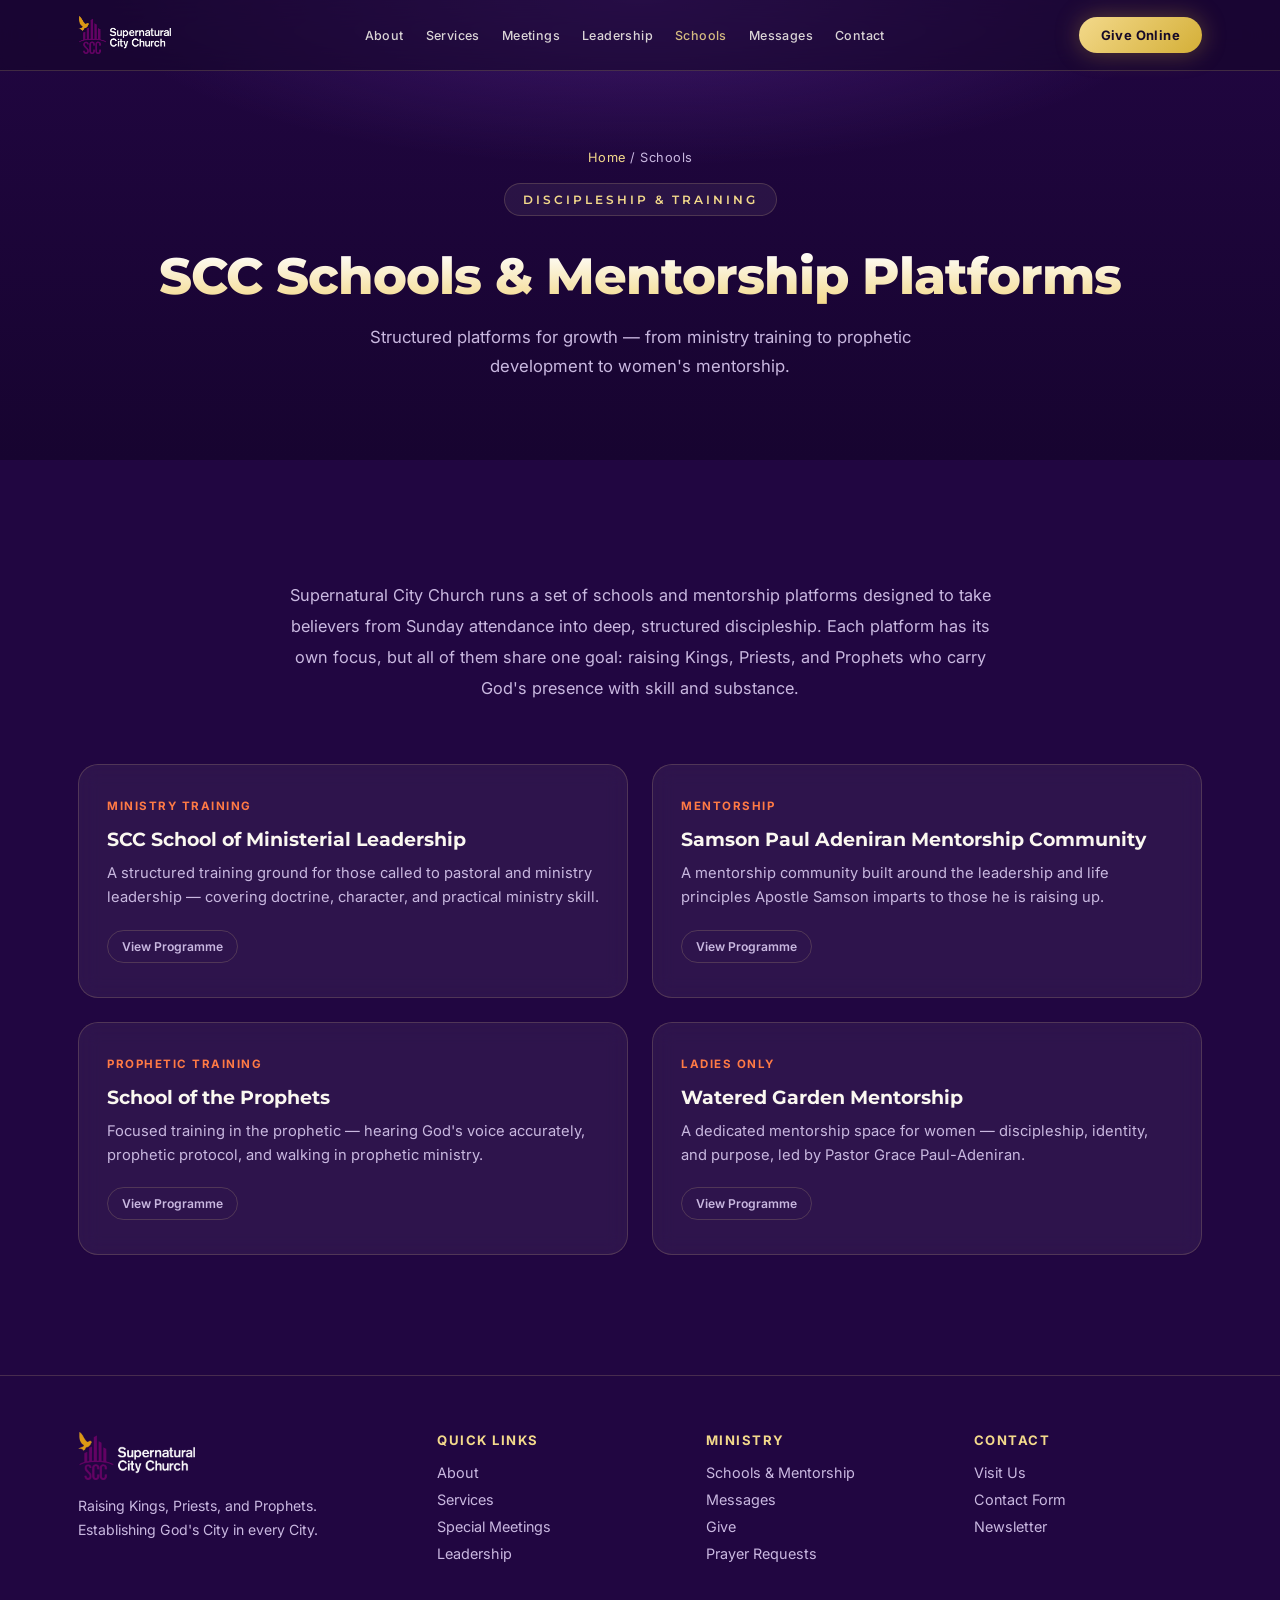
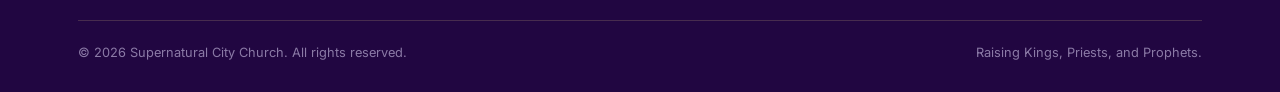
<file: schools.html>
<!DOCTYPE html>
<html lang="en">
<head>
<meta charset="UTF-8">
<meta name="viewport" content="width=device-width, initial-scale=1.0">
<title>Schools &amp; Mentorship Platforms | Supernatural City Church</title>
<meta name="description" content="SCC Schools and Mentorship Platforms — School of Ministerial Leadership, Samson Paul Adeniran Mentorship Community, School of the Prophets, and Watered Garden Mentorship.">
<link rel="preconnect" href="https://fonts.googleapis.com">
<link rel="preconnect" href="https://fonts.gstatic.com" crossorigin>
<link href="https://fonts.googleapis.com/css2?family=Montserrat:wght@500;600;700;800;900&family=Inter:wght@400;500;600&display=swap" rel="stylesheet">
<link rel="stylesheet" href="assets/styles.css">
<link rel="icon" type="image/png" href="assets/images/favicon-32.png">
<link rel="apple-touch-icon" href="assets/images/apple-touch-icon.png">

</head>
<body>
<header>
  <nav>
    <a href="index.html" class="brand">
      <img src="assets/images/logo.png" alt="Supernatural City Church" class="logo-img">
    </a>
    <div class="nav-links">
      <a href="about.html">About</a>
      <a href="services.html">Services</a>
      <a href="special-meetings.html">Meetings</a>
      <a href="leadership.html">Leadership</a>
      <a href="schools.html" style="color:var(--gold-light);">Schools</a>
      <a href="sermons.html">Messages</a>
      <a href="contact.html">Contact</a>
      <a href="give.html" class="nav-give-mobile">Give Online</a>
    </div>
    <a href="give.html" class="nav-cta">Give Online</a>
    <button class="burger" id="burgerBtn" aria-label="Open menu" aria-expanded="false">
      <span></span><span></span><span></span>
    </button>
  </nav>
</header>
<section class="page-banner">
  <div class="breadcrumb"><a href="index.html">Home</a> / Schools</div>
  <div class="eyebrow" style="display:inline-flex;">DISCIPLESHIP &amp; TRAINING</div>
  <h1>SCC Schools &amp; Mentorship Platforms</h1>
  <p class="lead">Structured platforms for growth — from ministry training to prophetic development to women's mentorship.</p>
</section>

<section>
  <div class="wrap prose fade-up" style="text-align:center;margin-bottom:60px;">
    <p>Supernatural City Church runs a set of schools and mentorship platforms designed to take believers from Sunday attendance into deep, structured discipleship. Each platform has its own focus, but all of them share one goal: raising Kings, Priests, and Prophets who carry God's presence with skill and substance.</p>
  </div>

  <div class="wrap">
    <div class="grid-2 fade-up">
      <div class="card school-card">
        <span class="tag">MINISTRY TRAINING</span>
        <h3>SCC School of Ministerial Leadership</h3>
        <p>A structured training ground for those called to pastoral and ministry leadership — covering doctrine, character, and practical ministry skill.</p>
        <a href="school-ministerial-leadership.html" class="mini-btn">View Programme</a>
      </div>
      <div class="card school-card">
        <span class="tag">MENTORSHIP</span>
        <h3>Samson Paul Adeniran Mentorship Community</h3>
        <p>A mentorship community built around the leadership and life principles Apostle Samson imparts to those he is raising up.</p>
        <a href="school-samson-mentorship.html" class="mini-btn">View Programme</a>
      </div>
      <div class="card school-card">
        <span class="tag">PROPHETIC TRAINING</span>
        <h3>School of the Prophets</h3>
        <p>Focused training in the prophetic — hearing God's voice accurately, prophetic protocol, and walking in prophetic ministry.</p>
        <a href="school-of-prophets.html" class="mini-btn">View Programme</a>
      </div>
      <div class="card school-card">
        <span class="tag">LADIES ONLY</span>
        <h3>Watered Garden Mentorship</h3>
        <p>A dedicated mentorship space for women — discipleship, identity, and purpose, led by Pastor Grace Paul-Adeniran.</p>
        <a href="school-watered-garden.html" class="mini-btn">View Programme</a>
      </div>
    </div>
  </div>
</section>

<footer>
  <div class="wrap">
    <div class="footer-grid">
      <div class="footer-brand">
        <div class="brand">
          <img src="assets/images/logo.png" alt="Supernatural City Church" class="logo-img">
        </div>
        <p>Raising Kings, Priests, and Prophets. Establishing God's City in every City.</p>
      </div>
      <div class="footer-col"><h4>QUICK LINKS</h4>
        <a href="about.html">About</a><a href="services.html">Services</a><a href="special-meetings.html">Special Meetings</a><a href="leadership.html">Leadership</a>
      </div>
      <div class="footer-col"><h4>MINISTRY</h4>
        <a href="schools.html">Schools &amp; Mentorship</a><a href="sermons.html">Messages</a><a href="give.html">Give</a><a href="contact.html">Prayer Requests</a>
      </div>
      <div class="footer-col"><h4>CONTACT</h4>
        <a href="contact.html">Visit Us</a><a href="contact.html">Contact Form</a><a href="index.html#about">Newsletter</a>
      </div>
    </div>
    <div class="footer-bottom">
      <span>&copy; 2026 Supernatural City Church. All rights reserved.</span>
      <span>Raising Kings, Priests, and Prophets.</span>
    </div>
  </div>
</footer>
<script src="assets/script.js"></script>
</body>
</html>
</file>
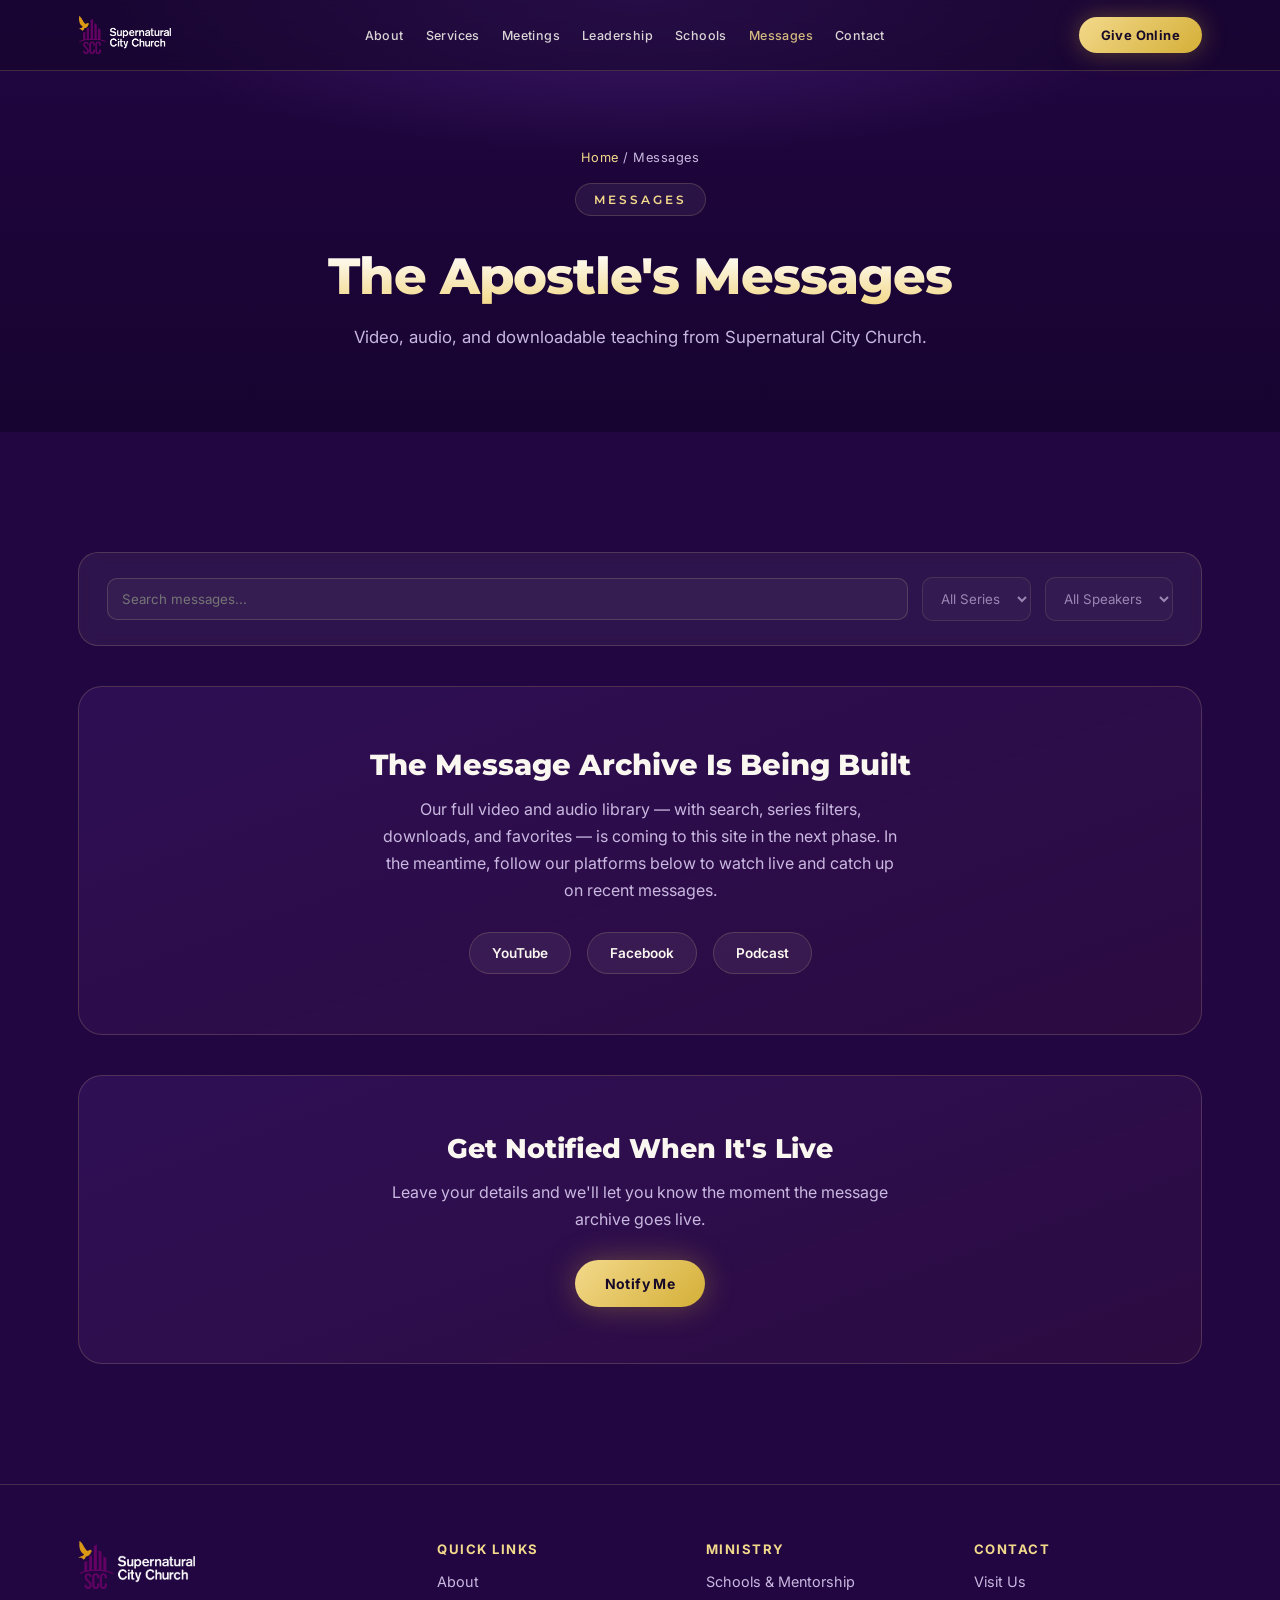
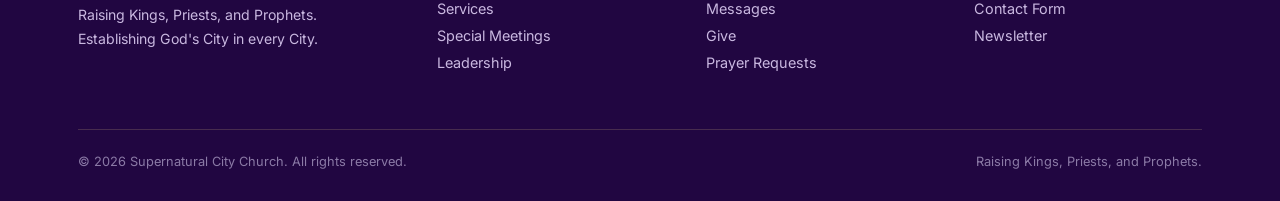
<file: sermons.html>
<!DOCTYPE html>
<html lang="en">
<head>
<meta charset="UTF-8">
<meta name="viewport" content="width=device-width, initial-scale=1.0">
<title>Messages | Supernatural City Church</title>
<meta name="description" content="Watch and listen to messages from Apostle Samson Paul Adeniran and Supernatural City Church.">
<link rel="preconnect" href="https://fonts.googleapis.com">
<link rel="preconnect" href="https://fonts.gstatic.com" crossorigin>
<link href="https://fonts.googleapis.com/css2?family=Montserrat:wght@500;600;700;800;900&family=Inter:wght@400;500;600&display=swap" rel="stylesheet">
<link rel="stylesheet" href="assets/styles.css">
<link rel="icon" type="image/png" href="assets/images/favicon-32.png">
<link rel="apple-touch-icon" href="assets/images/apple-touch-icon.png">

</head>
<body>
<header>
  <nav>
    <a href="index.html" class="brand">
      <img src="assets/images/logo.png" alt="Supernatural City Church" class="logo-img">
    </a>
    <div class="nav-links">
      <a href="about.html">About</a>
      <a href="services.html">Services</a>
      <a href="special-meetings.html">Meetings</a>
      <a href="leadership.html">Leadership</a>
      <a href="schools.html">Schools</a>
      <a href="sermons.html" style="color:var(--gold-light);">Messages</a>
      <a href="contact.html">Contact</a>
      <a href="give.html" class="nav-give-mobile">Give Online</a>
    </div>
    <a href="give.html" class="nav-cta">Give Online</a>
    <button class="burger" id="burgerBtn" aria-label="Open menu" aria-expanded="false">
      <span></span><span></span><span></span>
    </button>
  </nav>
</header>
<section class="page-banner">
  <div class="breadcrumb"><a href="index.html">Home</a> / Messages</div>
  <div class="eyebrow" style="display:inline-flex;">MESSAGES</div>
  <h1>The Apostle's Messages</h1>
  <p class="lead">Video, audio, and downloadable teaching from Supernatural City Church.</p>
</section>

<section>
  <div class="wrap">
    <div class="card fade-up" style="padding:24px 28px;display:flex;gap:14px;flex-wrap:wrap;align-items:center;justify-content:space-between;">
      <input type="text" placeholder="Search messages..." disabled style="flex:1;min-width:180px;background:rgba(255,255,255,0.04);border:1px solid var(--glass-border);border-radius:10px;padding:12px 14px;color:var(--muted);font-family:'Inter',sans-serif;">
      <select disabled style="background:rgba(255,255,255,0.04);border:1px solid var(--glass-border);border-radius:10px;padding:12px 14px;color:var(--muted);font-family:'Inter',sans-serif;"><option>All Series</option></select>
      <select disabled style="background:rgba(255,255,255,0.04);border:1px solid var(--glass-border);border-radius:10px;padding:12px 14px;color:var(--muted);font-family:'Inter',sans-serif;"><option>All Speakers</option></select>
    </div>

    <div class="sermon-teaser fade-up" style="margin-top:40px;">
      <h2>The Message Archive Is Being Built</h2>
      <p>Our full video and audio library — with search, series filters, downloads, and favorites — is coming to this site in the next phase. In the meantime, follow our platforms below to watch live and catch up on recent messages.</p>
      <div class="social-row" style="margin-top:20px;">
        <a class="social-pill" href="#">YouTube</a>
        <a class="social-pill" href="#">Facebook</a>
        <a class="social-pill" href="#">Podcast</a>
      </div>
    </div>

    <div class="cta-band fade-up" style="margin-top:40px;">
      <h2>Get Notified When It's Live</h2>
      <p>Leave your details and we'll let you know the moment the message archive goes live.</p>
      <div class="cta-row"><a href="contact.html" class="btn btn-primary">Notify Me</a></div>
    </div>
  </div>
</section>

<footer>
  <div class="wrap">
    <div class="footer-grid">
      <div class="footer-brand">
        <div class="brand">
          <img src="assets/images/logo.png" alt="Supernatural City Church" class="logo-img">
        </div>
        <p>Raising Kings, Priests, and Prophets. Establishing God's City in every City.</p>
      </div>
      <div class="footer-col"><h4>QUICK LINKS</h4>
        <a href="about.html">About</a><a href="services.html">Services</a><a href="special-meetings.html">Special Meetings</a><a href="leadership.html">Leadership</a>
      </div>
      <div class="footer-col"><h4>MINISTRY</h4>
        <a href="schools.html">Schools &amp; Mentorship</a><a href="sermons.html">Messages</a><a href="give.html">Give</a><a href="contact.html">Prayer Requests</a>
      </div>
      <div class="footer-col"><h4>CONTACT</h4>
        <a href="contact.html">Visit Us</a><a href="contact.html">Contact Form</a><a href="index.html#about">Newsletter</a>
      </div>
    </div>
    <div class="footer-bottom">
      <span>&copy; 2026 Supernatural City Church. All rights reserved.</span>
      <span>Raising Kings, Priests, and Prophets.</span>
    </div>
  </div>
</footer>
<script src="assets/script.js"></script>
</body>
</html>
</file>
<file: assets/styles.css>
:root{
    --purple-deep:#210641;
    --purple-mid:#3B0F66;
    --purple-glow:#7A3FC2;
    --gold:#D4AF37;
    --gold-light:#F3D98B;
    --orange-glow:#FF7A45;
    --cream:#FAF7F0;
    --ink:#160A28;
    --muted:#C9B8E0;
    --glass:rgba(255,255,255,0.06);
    --glass-border:rgba(243,217,139,0.18);
  }
  *{margin:0;padding:0;box-sizing:border-box;}
  html{scroll-behavior:smooth;}
  body{
    background:var(--purple-deep);
    color:var(--cream);
    font-family:'Inter',sans-serif;
    overflow-x:hidden;
  }
  h1,h2,h3,.eyebrow,.logo-text{font-family:'Montserrat',sans-serif;}
  a{color:inherit;text-decoration:none;}
  img{max-width:100%;display:block;}
  .wrap{max-width:1180px;margin:0 auto;padding:0 28px;}
  ::selection{background:var(--gold);color:var(--ink);}

  /* ---------- Logo & photo image treatments ---------- */
  .logo-img{height:38px;width:auto;display:block;}
  footer .logo-img{height:48px;}
  .about-frame img, .icon-mark{width:60%;max-width:220px;height:auto;display:block;filter:drop-shadow(0 8px 30px rgba(0,0,0,0.4));}
  .leader-photo img, .bio-photo img{width:100%;height:100%;object-fit:cover;display:block;border-radius:inherit;}

  /* ---------- Signature glyph (flame-crown) ---------- */
  .glyph{width:34px;height:34px;flex-shrink:0;}
  .glyph path,.glyph polyline{fill:none;stroke:var(--gold-light);stroke-width:1.6;stroke-linecap:round;stroke-linejoin:round;}
  .glyph .flame{fill:var(--orange-glow);stroke:none;opacity:.9;}

  /* ---------- Nav ---------- */
  header{
    position:fixed;top:0;left:0;right:0;z-index:100;
    background:rgba(21,6,41,0.55);
    backdrop-filter:blur(14px);-webkit-backdrop-filter:blur(14px);
    border-bottom:1px solid var(--glass-border);
    transition:background .3s ease;
  }
  nav{display:flex;align-items:center;justify-content:space-between;padding:16px 28px;max-width:1180px;margin:0 auto;}
  .brand{display:flex;align-items:center;gap:12px;}
  .logo-text{font-weight:800;font-size:15px;letter-spacing:2.5px;color:var(--cream);line-height:1.1;}
  .logo-text span{display:block;font-size:9px;font-weight:500;letter-spacing:2px;color:var(--gold-light);font-family:'Inter',sans-serif;margin-top:3px;}
  .nav-links{display:flex;gap:22px;font-size:12.5px;letter-spacing:.4px;font-weight:500;}
  .nav-links a{opacity:.85;position:relative;padding:4px 0;}
  .nav-links a:hover{opacity:1;color:var(--gold-light);}
  .nav-links .nav-give-mobile{display:none;}
  .nav-cta{
    background:linear-gradient(135deg,var(--gold-light),var(--gold));
    color:var(--ink);padding:10px 22px;border-radius:999px;font-weight:700;font-size:13px;
    letter-spacing:.4px;box-shadow:0 0 24px rgba(212,175,55,0.35);
    transition:transform .25s ease, box-shadow .25s ease;
  }
  .nav-cta:hover{transform:translateY(-2px);box-shadow:0 0 32px rgba(212,175,55,0.55);}
  .burger{display:none;flex-direction:column;gap:5px;cursor:pointer;background:none;border:none;}
  .burger span{width:24px;height:2px;background:var(--cream);}

  /* ---------- Hero ---------- */
  .hero{
    position:relative;min-height:100vh;display:flex;align-items:center;justify-content:center;text-align:center;
    background:
      radial-gradient(ellipse 80% 60% at 50% 0%, rgba(122,63,194,0.35), transparent 60%),
      radial-gradient(ellipse 60% 50% at 50% 100%, rgba(255,122,69,0.10), transparent 70%),
      linear-gradient(180deg,var(--purple-deep) 0%, #150429 60%, #0D0219 100%);
    overflow:hidden;
    padding:140px 24px 0;
  }
  .particles{position:absolute;inset:0;pointer-events:none;}
  .particle{
    position:absolute;bottom:-10%;border-radius:50%;
    background:radial-gradient(circle,var(--gold-light),var(--orange-glow) 70%,transparent 75%);
    opacity:0;animation:rise linear infinite;
  }
  @keyframes rise{
    0%{transform:translateY(0) translateX(0);opacity:0;}
    10%{opacity:.85;}
    90%{opacity:.4;}
    100%{transform:translateY(-110vh) translateX(var(--drift,20px));opacity:0;}
  }
  .skyline{position:absolute;left:0;right:0;bottom:0;width:100%;opacity:.55;filter:drop-shadow(0 0 22px rgba(212,175,55,0.25));}
  .hero-inner{position:relative;z-index:2;max-width:840px;}
  .eyebrow{
    display:inline-flex;align-items:center;gap:10px;font-size:12px;letter-spacing:3px;font-weight:600;
    color:var(--gold-light);border:1px solid var(--glass-border);padding:8px 18px;border-radius:999px;
    background:var(--glass);margin-bottom:28px;
  }
  .hero h1{
    font-size:clamp(2.4rem,6vw,4.6rem);font-weight:800;line-height:1.08;letter-spacing:-1px;
    background:linear-gradient(180deg,#FFFFFF 10%, var(--gold-light) 95%);
    -webkit-background-clip:text;background-clip:text;color:transparent;
    margin-bottom:26px;
  }
  .hero p.lead{font-size:clamp(1rem,1.6vw,1.2rem);color:var(--muted);max-width:620px;margin:0 auto 42px;line-height:1.7;}
  .cta-row{display:flex;gap:16px;justify-content:center;flex-wrap:wrap;}
  .btn{
    padding:15px 30px;border-radius:999px;font-weight:700;font-size:14px;letter-spacing:.4px;
    transition:transform .25s ease, box-shadow .25s ease, background .25s ease;display:inline-block;
  }
  .btn-primary{background:linear-gradient(135deg,var(--gold-light),var(--gold));color:var(--ink);box-shadow:0 0 30px rgba(212,175,55,0.35);}
  .btn-primary:hover{transform:translateY(-3px);box-shadow:0 0 40px rgba(212,175,55,0.55);}
  .btn-ghost{border:1px solid var(--glass-border);background:var(--glass);color:var(--cream);}
  .btn-ghost:hover{border-color:var(--gold-light);color:var(--gold-light);transform:translateY(-3px);}
  .scroll-cue{position:absolute;bottom:34px;left:50%;transform:translateX(-50%);opacity:.7;animation:bob 2.4s ease-in-out infinite;}
  @keyframes bob{0%,100%{transform:translate(-50%,0);}50%{transform:translate(-50%,8px);}}

  /* ---------- Sections generic ---------- */
  section{position:relative;padding:120px 0;}
  .section-head{max-width:640px;margin:0 auto 64px;text-align:center;}
  .section-head .eyebrow{background:none;border:none;padding:0;margin-bottom:16px;}
  .section-head h2{font-size:clamp(1.9rem,3.4vw,2.6rem);font-weight:800;color:var(--cream);letter-spacing:-.5px;}
  .section-head p{color:var(--muted);margin-top:16px;font-size:1.02rem;line-height:1.7;}
  .divider{width:64px;height:2px;background:linear-gradient(90deg,transparent,var(--gold),transparent);margin:0 auto;}

  .fade-up{opacity:0;transform:translateY(28px);transition:opacity .8s ease, transform .8s ease;}
  .fade-up.in{opacity:1;transform:translateY(0);}

  /* ---------- About ---------- */
  .about-grid{display:grid;grid-template-columns:1fr 1fr;gap:64px;align-items:center;}
  .about-copy p{color:var(--muted);line-height:1.85;margin-bottom:18px;font-size:1.02rem;}
  .about-copy p strong{color:var(--gold-light);font-weight:600;}
  .about-frame{
    aspect-ratio:4/5;border-radius:24px;
    background:linear-gradient(160deg,var(--purple-mid),var(--purple-deep) 70%);
    border:1px solid var(--glass-border);position:relative;overflow:hidden;
    display:flex;align-items:center;justify-content:center;
  }
  .about-frame .glyph{width:96px;height:96px;opacity:.9;}
  .about-frame::after{content:"";position:absolute;inset:0;background:radial-gradient(circle at 30% 20%,rgba(255,122,69,0.18),transparent 55%);}

  /* ---------- Cards ---------- */
  .card{
    background:var(--glass);border:1px solid var(--glass-border);border-radius:20px;padding:34px 28px;
    backdrop-filter:blur(10px);transition:transform .3s ease, border-color .3s ease, box-shadow .3s ease;
  }
  .card:hover{transform:translateY(-6px);border-color:rgba(243,217,139,0.4);box-shadow:0 20px 50px rgba(0,0,0,0.35);}
  .card .num{font-family:'Montserrat',sans-serif;font-weight:800;font-size:13px;color:var(--orange-glow);letter-spacing:2px;margin-bottom:16px;display:block;}
  .card h3{font-size:1.15rem;font-weight:700;margin-bottom:10px;color:var(--cream);}
  .card p{color:var(--muted);font-size:.94rem;line-height:1.65;}

  .grid-3{display:grid;grid-template-columns:repeat(3,1fr);gap:24px;}
  .grid-2{display:grid;grid-template-columns:repeat(2,1fr);gap:24px;}

  /* Alternate section tint */
  .tint{background:linear-gradient(180deg,transparent, rgba(122,63,194,0.08), transparent);}

  /* ---------- Services ---------- */
  .service-card{
    background:var(--glass);border:1px solid var(--glass-border);border-radius:18px;padding:28px;
    display:flex;flex-direction:column;gap:14px;
  }
  .service-card .time{color:var(--gold-light);font-weight:700;font-size:.85rem;letter-spacing:1px;}
  .service-card h3{font-size:1.05rem;font-weight:700;}
  .service-card .cadence{color:var(--muted);font-size:.88rem;}
  .service-actions{display:flex;gap:10px;flex-wrap:wrap;margin-top:6px;}
  .mini-btn{font-size:.76rem;font-weight:600;padding:8px 14px;border-radius:999px;border:1px solid var(--glass-border);color:var(--muted);}
  .mini-btn:hover{border-color:var(--gold-light);color:var(--gold-light);}

  /* ---------- Events ---------- */
  .event-card{border-radius:22px;overflow:hidden;border:1px solid var(--glass-border);background:var(--glass);}
  .event-top{height:150px;background:linear-gradient(140deg,var(--purple-mid),var(--purple-deep));position:relative;display:flex;align-items:center;justify-content:center;}
  .event-top::after{content:"";position:absolute;inset:0;background:radial-gradient(circle at 70% 30%,rgba(255,122,69,0.25),transparent 60%);}
  .event-body{padding:26px;}
  .event-body h3{font-size:1.1rem;font-weight:700;margin-bottom:8px;}
  .event-body p{color:var(--muted);font-size:.9rem;line-height:1.6;margin-bottom:18px;}
  .event-actions{display:flex;gap:10px;}
  .event-actions a{flex:1;text-align:center;padding:10px;border-radius:10px;font-size:.82rem;font-weight:700;}
  .event-actions .learn{border:1px solid var(--glass-border);color:var(--muted);}
  .event-actions .register{background:linear-gradient(135deg,var(--gold-light),var(--gold));color:var(--ink);}

  /* ---------- Leadership ---------- */
  .leader{display:grid;grid-template-columns:280px 1fr;gap:48px;align-items:center;margin-bottom:80px;}
  .leader:nth-child(even){grid-template-columns:1fr 280px;}
  .leader:nth-child(even) .leader-photo{order:2;}
  .leader-photo{
    aspect-ratio:1/1;border-radius:20px;background:linear-gradient(160deg,var(--purple-mid),var(--purple-deep));
    border:1px solid var(--glass-border);display:flex;align-items:center;justify-content:center;position:relative;overflow:hidden;
  }
  .leader-photo .glyph{width:64px;height:64px;opacity:.85;}
  .leader-copy .role{color:var(--orange-glow);font-weight:700;font-size:.8rem;letter-spacing:2px;margin-bottom:10px;display:block;}
  .leader-copy h3{font-size:1.7rem;font-weight:800;margin-bottom:16px;}
  .leader-copy p{color:var(--muted);line-height:1.8;margin-bottom:22px;}
  .leader-actions{display:flex;gap:14px;flex-wrap:wrap;}

  /* ---------- Give ---------- */
  .give-grid{display:grid;grid-template-columns:repeat(4,1fr);gap:20px;}
  .give-card{text-align:center;padding:30px 20px;}
  .give-card h3{font-size:1rem;margin-bottom:8px;}
  .give-card p{font-size:.85rem;color:var(--muted);margin-bottom:0;}
  .give-note{text-align:center;color:var(--muted);font-size:.9rem;margin-top:40px;}

  /* ---------- Sermons teaser ---------- */
  .sermon-teaser{
    border:1px solid var(--glass-border);border-radius:24px;padding:60px 40px;text-align:center;
    background:linear-gradient(160deg,rgba(122,63,194,0.14),rgba(255,122,69,0.05));
  }
  .sermon-teaser h2{font-size:1.8rem;font-weight:800;margin-bottom:14px;}
  .sermon-teaser p{color:var(--muted);max-width:520px;margin:0 auto 28px;line-height:1.7;}

  /* ---------- Social ---------- */
  .social-row{display:flex;justify-content:center;gap:16px;flex-wrap:wrap;}
  .social-pill{
    display:flex;align-items:center;gap:10px;padding:12px 22px;border-radius:999px;
    border:1px solid var(--glass-border);background:var(--glass);font-size:.85rem;font-weight:600;
  }
  .social-pill:hover{border-color:var(--gold-light);color:var(--gold-light);}

  /* ---------- Contact ---------- */
  .contact-grid{display:grid;grid-template-columns:1fr 1.1fr;gap:56px;}
  .contact-info .item{margin-bottom:26px;}
  .contact-info .label{color:var(--gold-light);font-size:.78rem;font-weight:700;letter-spacing:1.5px;margin-bottom:6px;display:block;}
  .contact-info .val{color:var(--muted);line-height:1.6;}
  form.card{display:flex;flex-direction:column;gap:16px;}
  form.card input, form.card textarea{
    background:rgba(255,255,255,0.04);border:1px solid var(--glass-border);border-radius:12px;
    padding:14px 16px;color:var(--cream);font-family:'Inter',sans-serif;font-size:.92rem;
  }
  form.card input::placeholder, form.card textarea::placeholder{color:#8b7aa6;}
  form.card input:focus, form.card textarea:focus{outline:2px solid var(--gold-light);outline-offset:1px;}
  form.card textarea{min-height:120px;resize:vertical;}
  form.card .hp{position:absolute;left:-9999px;}
  form.card button{
    background:linear-gradient(135deg,var(--gold-light),var(--gold));color:var(--ink);border:none;
    padding:15px;border-radius:12px;font-weight:700;font-size:.95rem;cursor:pointer;margin-top:6px;
  }
  form.card button:hover{box-shadow:0 0 30px rgba(212,175,55,0.4);}

  /* ---------- Footer ---------- */
  footer{border-top:1px solid var(--glass-border);padding:56px 0 32px;}
  .footer-grid{display:grid;grid-template-columns:1.4fr 1fr 1fr 1fr;gap:40px;margin-bottom:48px;}
  .footer-col h4{font-size:.82rem;letter-spacing:1.5px;color:var(--gold-light);margin-bottom:16px;}
  .footer-col a{display:block;color:var(--muted);font-size:.9rem;margin-bottom:10px;}
  .footer-col a:hover{color:var(--gold-light);}
  .footer-brand p{color:var(--muted);font-size:.88rem;line-height:1.7;margin-top:14px;max-width:280px;}
  .footer-bottom{border-top:1px solid var(--glass-border);padding-top:24px;display:flex;justify-content:space-between;flex-wrap:wrap;gap:12px;color:#8b7aa6;font-size:.8rem;}

  @media(max-width:920px){
    .nav-cta{display:none;}
    .burger{display:flex;}
    .nav-links{
      display:flex;flex-direction:column;gap:4px;
      position:absolute;top:100%;right:20px;left:20px;
      background:#1B0538;padding:16px;border-radius:16px;
      border:1px solid var(--glass-border);
      box-shadow:0 20px 50px rgba(0,0,0,0.45);
      max-height:0;overflow:hidden;opacity:0;pointer-events:none;
      transition:max-height .35s ease, opacity .25s ease;
    }
    .nav-links.open{max-height:420px;opacity:1;pointer-events:auto;}
    .nav-links a{padding:12px 10px;border-radius:10px;}
    .nav-links a:hover{background:rgba(255,255,255,0.05);}
    .nav-links .nav-give-mobile{
      display:block;margin-top:6px;text-align:center;font-weight:700;color:var(--ink);
      background:linear-gradient(135deg,var(--gold-light),var(--gold));border-radius:10px;
    }
    .burger.open span:nth-child(1){transform:translateY(7px) rotate(45deg);}
    .burger.open span:nth-child(2){opacity:0;}
    .burger.open span:nth-child(3){transform:translateY(-7px) rotate(-45deg);}
    .burger span{transition:transform .25s ease, opacity .2s ease;}
    .about-grid,.contact-grid{grid-template-columns:1fr;}
    .grid-3,.grid-2,.give-grid,.services-grid{grid-template-columns:1fr 1fr;}
    .leader,.leader:nth-child(even){grid-template-columns:1fr;text-align:center;}
    .leader-photo{width:220px;margin:0 auto;order:0 !important;}
    .footer-grid{grid-template-columns:1fr 1fr;}
    .eyebrow{white-space:normal;text-align:center;font-size:11px;padding:8px 14px;}
    .hero{padding-top:120px;}
  }
  @media(max-width:600px){
    .grid-3,.grid-2,.give-grid,.services-grid{grid-template-columns:1fr;}
    .footer-grid{grid-template-columns:1fr;}
    section{padding:70px 0;}
    nav{padding:14px 18px;}
    .logo-text{font-size:13px;}
  }
  @media (prefers-reduced-motion: reduce){
    .particle{animation:none;display:none;}
    .fade-up{transition:none;opacity:1;transform:none;}
    .scroll-cue{animation:none;}
  }

  /* ================= INNER PAGE COMPONENTS ================= */

  /* Page banner (smaller hero for inner pages) */
  .page-banner{
    position:relative;padding:150px 24px 80px;text-align:center;overflow:hidden;
    background:
      radial-gradient(ellipse 70% 60% at 50% 0%, rgba(122,63,194,0.32), transparent 60%),
      linear-gradient(180deg,var(--purple-deep) 0%, #170430 100%);
  }
  .page-banner .breadcrumb{font-size:.8rem;color:var(--muted);margin-bottom:18px;letter-spacing:.5px;}
  .page-banner .breadcrumb a{color:var(--gold-light);}
  .page-banner .breadcrumb a:hover{text-decoration:underline;}
  .page-banner h1{font-size:clamp(2rem,4.4vw,3.2rem);font-weight:800;letter-spacing:-1px;
    background:linear-gradient(180deg,#FFFFFF 10%, var(--gold-light) 95%);
    -webkit-background-clip:text;background-clip:text;color:transparent;margin-bottom:16px;}
  .page-banner p.lead{color:var(--muted);max-width:620px;margin:0 auto;font-size:1.05rem;line-height:1.7;}

  /* Prose blocks for long-form bios / content */
  .prose{max-width:760px;margin:0 auto;}
  .prose p{color:var(--muted);line-height:1.9;margin-bottom:20px;font-size:1.02rem;}
  .prose p strong{color:var(--gold-light);font-weight:600;}
  .prose h3{color:var(--cream);font-size:1.3rem;font-weight:700;margin:34px 0 14px;}

  /* Two-column bio layout for inner leadership pages */
  .bio-hero{display:grid;grid-template-columns:340px 1fr;gap:56px;align-items:start;margin-bottom:20px;}
  .bio-photo{
    aspect-ratio:4/5;border-radius:22px;background:linear-gradient(160deg,var(--purple-mid),var(--purple-deep));
    border:1px solid var(--glass-border);display:flex;align-items:center;justify-content:center;position:relative;overflow:hidden;
  }
  .bio-photo::after{content:"";position:absolute;inset:0;background:radial-gradient(circle at 30% 20%,rgba(255,122,69,0.18),transparent 55%);}
  .bio-photo .glyph{width:88px;height:88px;opacity:.9;}
  .bio-meta{display:flex;flex-wrap:wrap;gap:10px;margin-top:24px;}
  .bio-meta span{font-size:.78rem;font-weight:700;letter-spacing:1px;color:var(--gold-light);
    border:1px solid var(--glass-border);padding:8px 14px;border-radius:999px;background:var(--glass);}

  /* Simple info table (duration / fees / schedule) */
  .info-table{width:100%;border-collapse:collapse;margin:24px 0;}
  .info-table tr{border-bottom:1px solid var(--glass-border);}
  .info-table td{padding:16px 6px;color:var(--muted);font-size:.95rem;}
  .info-table td:first-child{color:var(--gold-light);font-weight:700;width:220px;font-size:.82rem;letter-spacing:1px;}

  /* Detail / curriculum list */
  .detail-list{list-style:none;margin:20px 0;}
  .detail-list li{
    display:flex;gap:14px;padding:16px 0;border-bottom:1px solid var(--glass-border);color:var(--muted);line-height:1.6;
  }
  .detail-list li .n{color:var(--orange-glow);font-weight:800;font-family:'Montserrat',sans-serif;font-size:.85rem;flex-shrink:0;padding-top:2px;}
  .detail-list li strong{color:var(--cream);}

  /* Requirements checklist */
  .check-list{list-style:none;margin:20px 0;}
  .check-list li{display:flex;gap:12px;padding:10px 0;color:var(--muted);}
  .check-list li::before{content:"✦";color:var(--gold-light);flex-shrink:0;}

  /* School / program cards on hub pages */
  .school-card{display:flex;flex-direction:column;height:100%;}
  .school-card .tag{color:var(--orange-glow);font-weight:700;font-size:.72rem;letter-spacing:1.5px;margin-bottom:14px;}
  .school-card h3{font-size:1.2rem;font-weight:700;margin-bottom:10px;}
  .school-card p{color:var(--muted);font-size:.92rem;line-height:1.65;margin-bottom:20px;flex-grow:1;}
  .school-card a.mini-btn{align-self:flex-start;}

  /* CTA band used near footer of inner pages */
  .cta-band{
    border-radius:24px;padding:56px 40px;text-align:center;margin-top:20px;
    background:linear-gradient(160deg,rgba(122,63,194,0.16),rgba(255,122,69,0.05));
    border:1px solid var(--glass-border);
  }
  .cta-band h2{font-size:1.7rem;font-weight:800;margin-bottom:14px;}
  .cta-band p{color:var(--muted);max-width:520px;margin:0 auto 26px;line-height:1.7;}
  .cta-band .cta-row{justify-content:center;}

  .badge-row{display:flex;gap:10px;flex-wrap:wrap;margin:18px 0 8px;}
  .badge{font-size:.72rem;font-weight:700;letter-spacing:1px;color:var(--gold-light);
    border:1px solid var(--glass-border);padding:7px 13px;border-radius:999px;background:var(--glass);}

  @media(max-width:920px){
    .bio-hero{grid-template-columns:1fr;text-align:center;}
    .bio-photo{max-width:280px;margin:0 auto;}
    .bio-meta{justify-content:center;}
    .info-table td:first-child{width:150px;}
  }
  @media(max-width:600px){
    .page-banner{padding:130px 20px 60px;}
    .info-table td:first-child{display:block;width:auto;margin-bottom:4px;}
    .info-table tr{display:block;padding:14px 0;}
    .info-table td{display:block;padding:2px 0;}
  }
</file>
